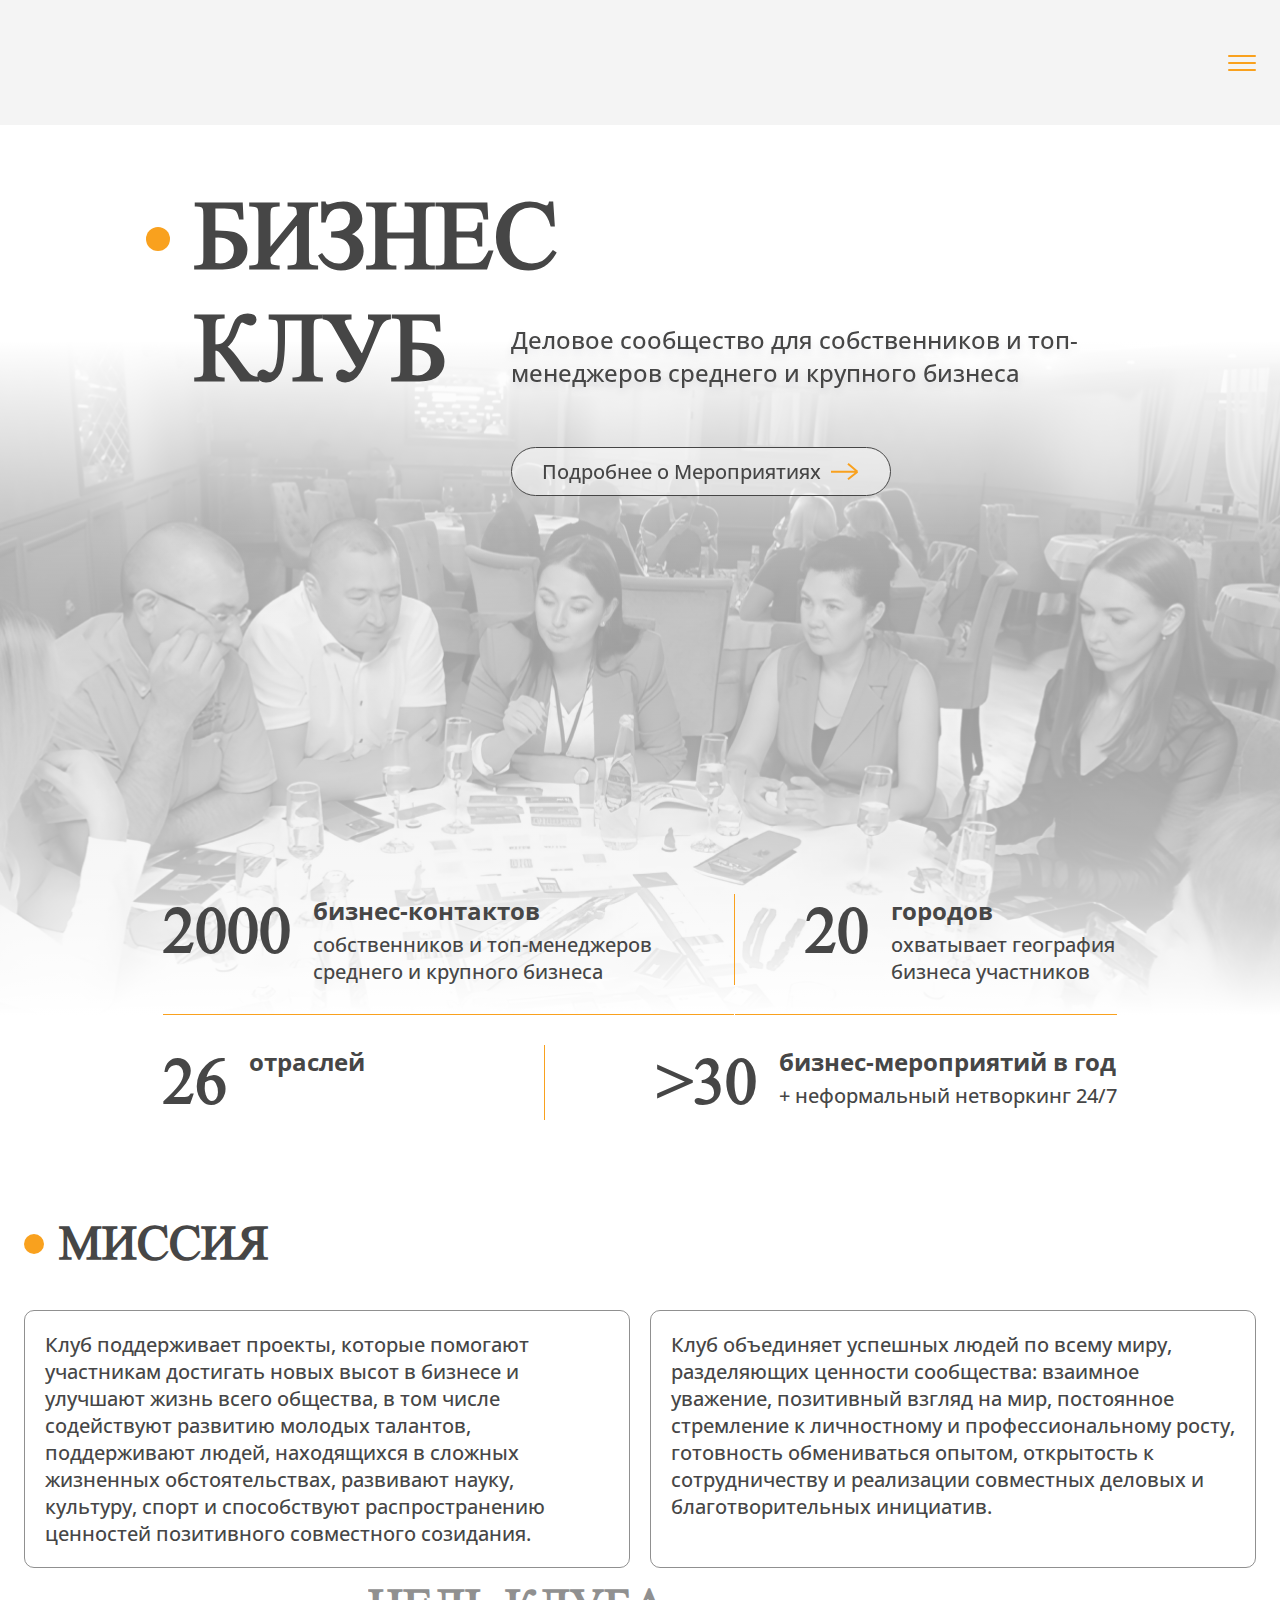
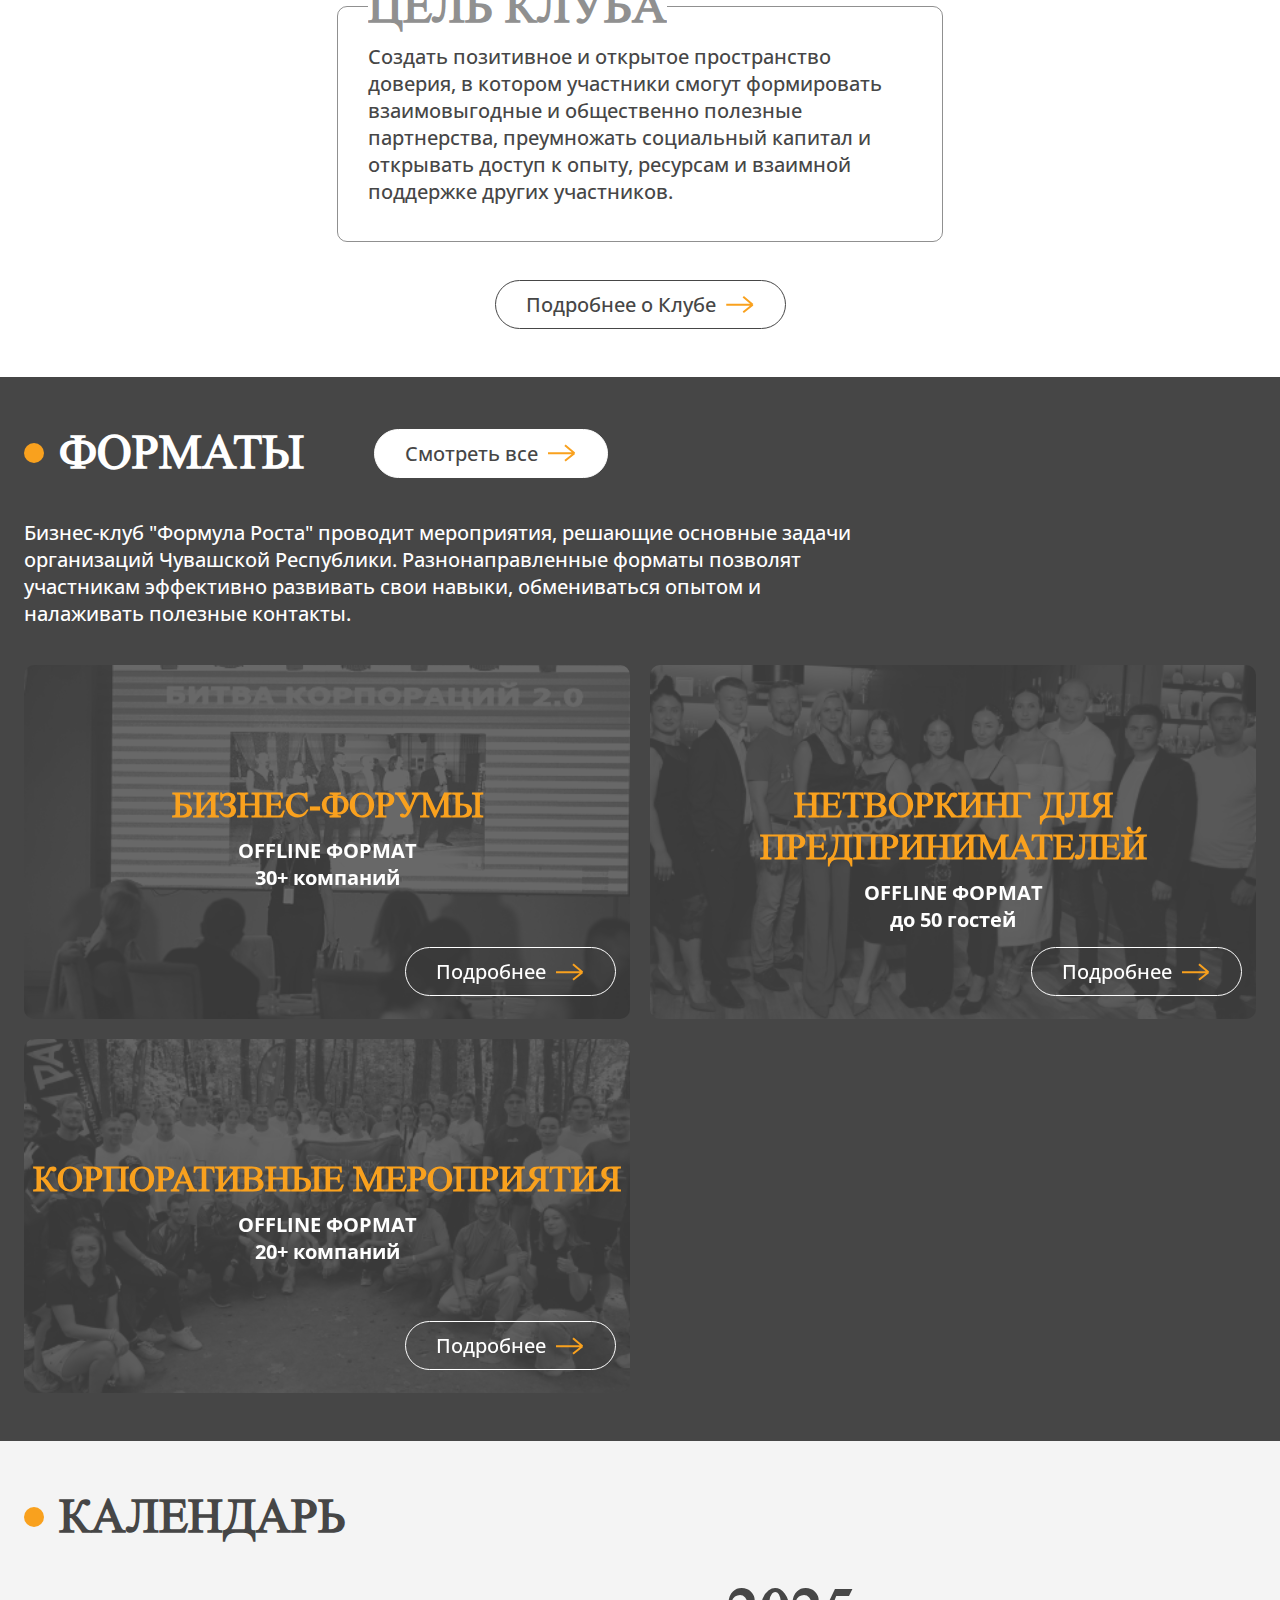
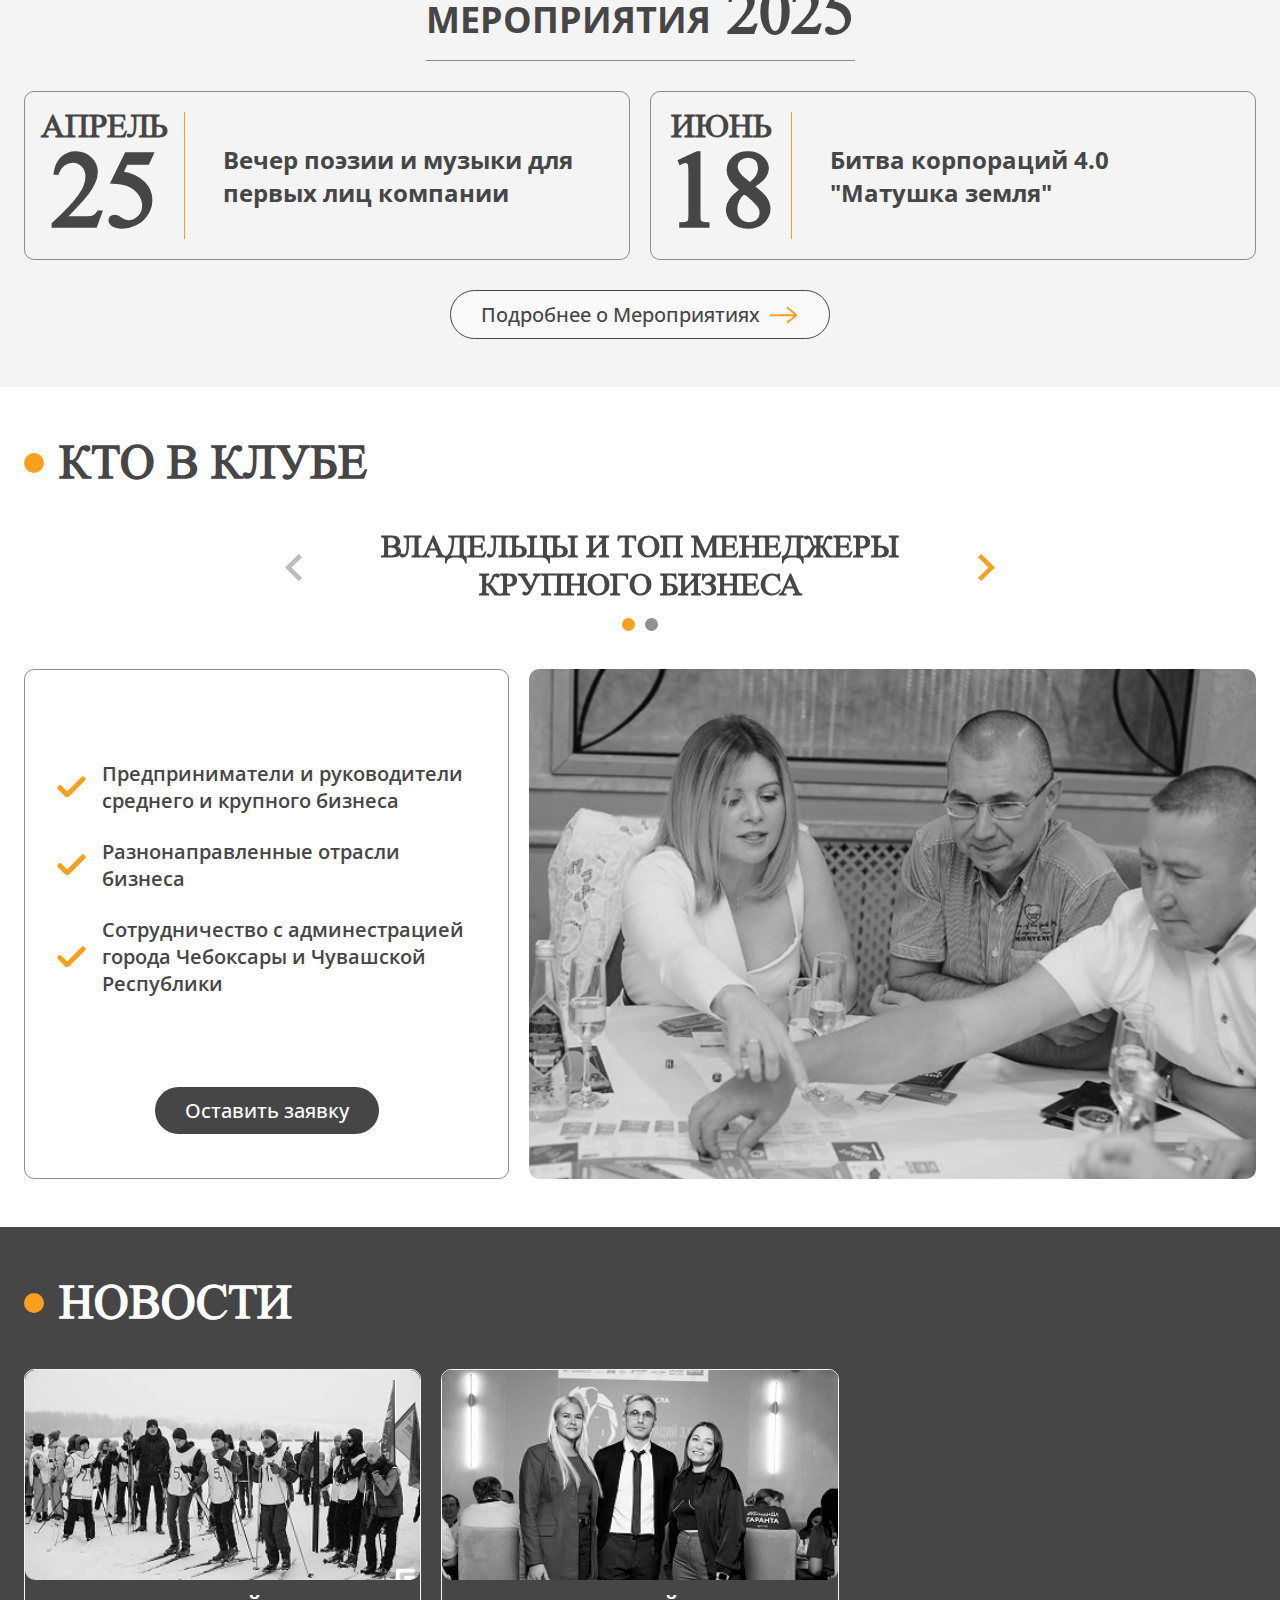
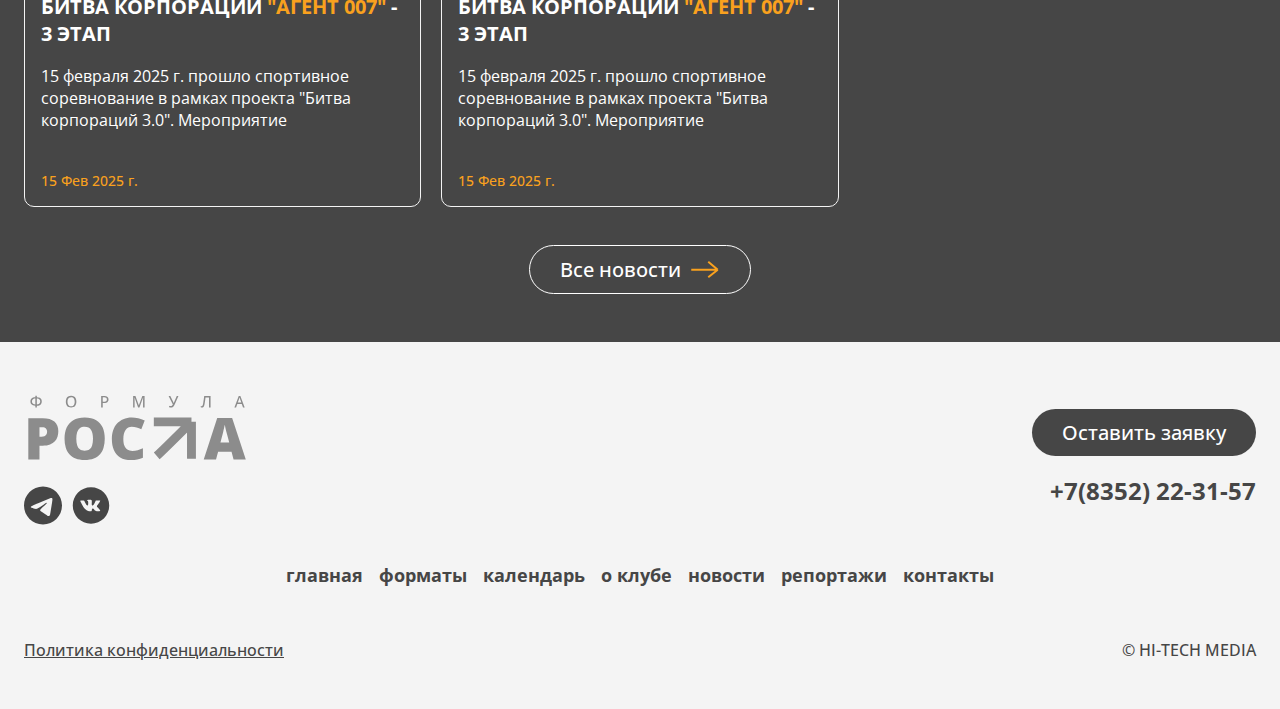
<file: index.html>
<!DOCTYPE html>
<html lang="ru">
<head>
    <meta charset="UTF-8">
    <meta name="viewport" content="width=device-width, initial-scale=1.0">
    <title>Главная</title>
    <link rel="stylesheet" href="/assets/libs/swiper-bundle.min.css">
    <link rel="stylesheet" href="/css/main.css">
</head>
<body>
    <header class="header">
        <div class="container">
            <div class="header__wrapper">
                <a href="/" class="header__logo" style="animation-play-state: running;">
                    <img src="/assets/img/icons/logo.svg" alt="">
                </a>
                <nav class="menu">
                    <ul class="menu-nav">
                        <li class="menu-nav__item ui-anim-flip">
                            <a href="" style="animation-play-state: running;">
                                <div class="ui-flip-anim-wrapp">
                                    <span class="ui-menu-item-wrapper menu-nav__link menu-nav__link--active">Главная</span>
                                    <span class="ui-menu-item-wrapper menu-nav__link">Главная</span>
                                </div>
                            </a>
                        </li>
                        <li class="menu-nav__item ui-anim-flip">
                            <a href="" style="animation-play-state: running;">
                                <div class="ui-flip-anim-wrapp">
                                    <span class="ui-menu-item-wrapper menu-nav__link">форматы</span>
                                    <span class="ui-menu-item-wrapper menu-nav__link">форматы</span>
                                </div>
                            </a>
                        </li>
                        <li class="menu-nav__item ui-anim-flip">
                            <a href="" style="animation-play-state: running;">
                                <div class="ui-flip-anim-wrapp">
                                    <span class="ui-menu-item-wrapper menu-nav__link">календарь</span>
                                    <span class="ui-menu-item-wrapper menu-nav__link">календарь</span>
                                </div>
                            </a>
                        </li>
                        <li class="menu-nav__item ui-anim-flip">
                            <a href="" style="animation-play-state: running;">
                                <div class="ui-flip-anim-wrapp">
                                    <span class="ui-menu-item-wrapper menu-nav__link">о клубе</span>
                                    <span class="ui-menu-item-wrapper menu-nav__link">о клубе</span>
                                </div>
                            </a>
                        </li>
                        <li class="menu-nav__item dropdown-menu dropdown-menu--relative ui-anim-flip">
                            <a href="" class="dropdown-menu__toggle" style="animation-play-state: running;">
                                <div class="ui-flip-anim-wrapp">
                                    <span class="ui-menu-item-wrapper menu-nav__link">новости</span>
                                    <span class="ui-menu-item-wrapper menu-nav__link">новости</span>
                                </div>
                                <svg width="14" height="9" viewBox="0 0 14 9" fill="none" xmlns="http://www.w3.org/2000/svg">
                                    <path d="M7 9L-2.38418e-07 1.71515L1.64576 0L7 5.57576L12.3531 0L14 1.71394L7 9Z" />
                                </svg>
                            </a>
                            <div class="dropdown-menu__container">
                                <div class="dropdown">
                                    <div class="dropdown__wrapper">
                                        <ul class="dropdown__list">
                                            <li class="dropdown__item">
                                                <a href="" class="dropdown__link">Репортажи</a>
                                            </li>
                                        </ul>
                                    </div>
                                </div>
                            </div>
                        </li>
                        <li class="menu-nav__item ui-anim-flip">
                            <a href="" style="animation-play-state: running;">
                                <div class="ui-flip-anim-wrapp">
                                    <span class="ui-menu-item-wrapper menu-nav__link">контакты</span>
                                    <span class="ui-menu-item-wrapper menu-nav__link">контакты</span>
                                </div>
                            </a>
                        </li>
                        <!-- <li class="menu-nav__item">
                            <a href="" class="menu-nav__link menu-nav__link--active">ГЛАВНАЯ</a>
                        </li>
                        <li class="menu-nav__item">
                            <a href="" class="menu-nav__link">форматы</a>
                        </li>
                        <li class="menu-nav__item">
                            <a href="" class="menu-nav__link">КАЛЕНДАРЬ</a>
                        </li>
                        <li class="menu-nav__item">
                            <a href="" class="menu-nav__link">о КЛУБЕ</a>
                        </li>
                        <li class="menu-nav__item dropdown-menu dropdown-menu--relative">
                            <a href="" class="menu-nav__link dropdown-menu__toggle">
                                НОВОСТИ
                                <svg width="14" height="9" viewBox="0 0 14 9" fill="none" xmlns="http://www.w3.org/2000/svg">
                                    <path d="M7 9L-2.38418e-07 1.71515L1.64576 0L7 5.57576L12.3531 0L14 1.71394L7 9Z" />
                                </svg>
                            </a>
                            <div class="dropdown-menu__container">
                                <div class="dropdown">
                                    <div class="dropdown__wrapper">
                                        <ul class="dropdown__list">
                                            <li class="dropdown__item">
                                                <a href="" class="dropdown__link">Репортажи</a>
                                            </li>
                                        </ul>
                                    </div>
                                </div>
                            </div>
                        </li>
                        <li class="menu-nav__item">
                            <a href="" class="menu-nav__link">КОНТАКТЫ</a>
                        </li> -->
                    </ul>
                </nav>
                <div class="header__right">
                    <button class="header__btn" style="animation-play-state: running;">Оставить заявку</button>
                    <ul class="social-list">
                        <li class="social-list__item">
                            <a href="" class="social-list__link">
                                <img src="/assets/img/icons/i-tg.svg" alt="">
                            </a>
                        </li>
                        <li class="social-list__item">
                            <a href="" class="social-list__link">
                                <img src="/assets/img/icons/i-vk.svg" alt="">
                            </a>
                        </li>
                    </ul>
                </div>
                <button class="btn-menu">
                    <span></span>
                    <span></span>
                    <span></span>
                </button>
            </div>
        </div>
        <div class="header-mobile">
            <div class="header-mobile__wrapper">
                <ul class="header-mobile__list">
                    <li class="header-mobile__item">
                        <a href="" class="header-mobile__link">Главная</a>
                    </li>
                    <li class="header-mobile__item">
                        <a href="" class="header-mobile__link">Форматы</a>
                    </li>
                    <li class="header-mobile__item">
                        <a href="" class="header-mobile__link">Календарь</a>
                    </li>
                    <li class="header-mobile__item">
                        <a href="" class="header-mobile__link">О клубе</a>
                    </li>
                    <li class="header-mobile__item">
                        <a href="" class="header-mobile__link">Новости</a>
                    </li>
                    <li class="header-mobile__item">
                        <a href="" class="header-mobile__link">Репортажи</a>
                    </li>
                    <li class="header-mobile__item">
                        <a href="" class="header-mobile__link">Контакты</a>
                    </li>
                </ul>
                <div class="header-mobile__bottom">
                    <p class="header-mobile__text">Свяжитесь с нами:</p>
                    <ul class="social-list">
                        <li class="social-list__item">
                            <a href="" class="social-list__link">
                                <img src="/assets/img/icons/i-tg.svg" alt="">
                            </a>
                        </li>
                        <li class="social-list__item">
                            <a href="" class="social-list__link">
                                <img src="/assets/img/icons/i-vk.svg" alt="">
                            </a>
                        </li>
                    </ul>
                    <button class="btn header-mobile__btn">Оставить заявку</button>
                    <a href="tel:" class="header-mobile__phone">+7(8352) 22-31-57</a>
                </div>
            </div>
        </div>
    </header>

    <main>
        <!-- Баннер -->
        <section class="section section--banner">
            <div class="container">
                <div class="banner">
                    <div class="banner__wrapper">
                        <h1 class="banner__title">бизнес<br> клуб</h1>
                        <div class="banner__inner">
                            <p class="banner__text">Деловое сообщество для собственников и топ-менеджеров среднего и крупного бизнеса</p>
                            <a href="" class="btn btn--dark banner__btn">
                                Подробнее о Мероприятиях
                                <svg width="29" height="19" viewBox="0 0 29 19" fill="none" xmlns="http://www.w3.org/2000/svg">
                                    <path d="M0 9.75H26.5M26.5 9.75L17 1.75M26.5 9.75L17 17.25" stroke-width="2" />
                                </svg>
                            </a>
                        </div>
                    </div>
                </div>
            </div>
        </section>
        
        <!-- Преимущества -->
        <section class="section section--type-1">
            <div class="container">
                <div class="advantages">
                    <div class="advantages__wrapper">
                        <div class="advantages__item">
                            <div class="advantages__item-number">
                                <span>2000</span>
                            </div>
                            <div class="advantages__item-right">
                                <span class="advantages__item-title">бизнес-контактов</span>
                                <p class="advantages__item-text">собственников и топ-менеджеров среднего и крупного бизнеса</p>
                            </div>
                        </div>
                        <div class="advantages__item">
                            <div class="advantages__item-number">
                                <span>20</span>
                            </div>
                            <div class="advantages__item-right">
                                <span class="advantages__item-title">городов</span>
                                <p class="advantages__item-text">охватывает география бизнеса участников</p>
                            </div>
                        </div>
                        <div class="advantages__item">
                            <div class="advantages__item-number">
                                <span>26</span>
                            </div>
                            <div class="advantages__item-right">
                                <span class="advantages__item-title">отраслей</span>
                            </div>
                        </div>
                        <div class="advantages__item">
                            <div class="advantages__item-number">
                                <span>>30</span>
                            </div>
                            <div class="advantages__item-right">
                                <span class="advantages__item-title">бизнес-мероприятий в год</span>
                                <p class="advantages__item-text">+ неформальный нетворкинг 24/7</p>
                            </div>
                        </div>
                    </div>
                </div>
            </div>
        </section>

        <!-- Миссия -->
        <section class="section section--type-1">
            <div class="container">
                <h2 class="dark">миссия</h2>
                <div class="container__inner">
                    <div class="about-club">
                        <div class="about-club__wrapper">
                            <div class="about-club__item">
                                <p class="about-club__item-text">Клуб поддерживает проекты, которые помогают участникам достигать новых высот в бизнесе и улучшают жизнь всего общества, в том числе содействуют развитию молодых талантов, поддерживают людей, находящихся в сложных жизненных обстоятельствах, развивают науку, культуру, спорт и способствуют распространению ценностей позитивного совместного созидания.</p>
                            </div>
                            <div class="about-club__item">
                                <p class="about-club__item-text">Клуб объединяет успешных людей по всему миру, разделяющих ценности сообщества: взаимное уважение, позитивный взгляд на мир, постоянное стремление к личностному и профессиональному росту, готовность обмениваться опытом, открытость к сотрудничеству и реализации совместных деловых и благотворительных инициатив.</p>
                            </div>
                            <div class="about-club__item about-club__item--target">
                                <span class="about-club__item-title">Цель Клуба</span>
                                <p class="about-club__item-text">Создать позитивное и открытое пространство доверия, в котором участники смогут формировать взаимовыгодные и общественно полезные партнерства, преумножать социальный капитал и открывать доступ к опыту, ресурсам и взаимной поддержке других участников.</p>
                            </div>
                        </div>
                        <div class="about-club__bottom">
                            <a href="" class="btn btn--dark">
                                Подробнее о Клубе
                                <svg width="29" height="19" viewBox="0 0 29 19" fill="none" xmlns="http://www.w3.org/2000/svg">
                                    <path d="M0.25 9.75H26.75M26.75 9.75L17.25 1.75M26.75 9.75L17.25 17.25" stroke-width="2" />
                                </svg>
                            </a>
                        </div>
                    </div>
                </div>
            </div>
        </section>

        <!-- Форматы -->
        <section class="section section--type-1 section--bg-dark">
            <div class="container">
                <div class="formats">
                    <div class="formats__head">
                        <h2 class="light">Форматы</h2>
                        <a href="" class="btn btn--light">
                            Смотреть все
                            <svg width="29" height="18" viewBox="0 0 29 18" fill="none" xmlns="http://www.w3.org/2000/svg">
                                <path d="M0 9.25H26.5M26.5 9.25L17 1.25M26.5 9.25L17 16.75" stroke-width="2" />
                            </svg>
                        </a>
                    </div>
                    <div class="formats__top">
                        <p class="formats__text">Бизнес-клуб "Формула Роста" проводит мероприятия, решающие основные задачи организаций Чувашской Республики. Разнонаправленные форматы позволят участникам эффективно развивать свои навыки, обмениваться опытом и налаживать полезные контакты.</p>
                    </div>
                    <div class="formats__wrapper">
                        <div class="formats__item">
                            <div class="format-card" style="--bg-image:url(/assets/img/formats/format-1.png)">
                                <div class="format-card__body">
                                    <h3 class="format-card__title">Бизнес-форумы</h3>
                                    <span class="format-card__text">OFFLINE ФОРМАТ</span>
                                    <span class="format-card__text">30+ компаний</span>
                                </div>
                                <div class="format-card__bottom">
                                    <a href="" class="btn format-card__link">
                                        Подробнее
                                        <svg width="29" height="18" viewBox="0 0 29 18" fill="none" xmlns="http://www.w3.org/2000/svg">
                                            <path d="M0 9.25H26.5M26.5 9.25L17 1.25M26.5 9.25L17 16.75" stroke-width="2" />
                                        </svg>
                                    </a>
                                </div>
                            </div>
                        </div>
                        <div class="formats__item">
                            <div class="format-card" style="--bg-image:url(/assets/img/formats/format-2.png)">
                                <div class="format-card__body">
                                    <h3 class="format-card__title">Нетворкинг для предпринимателей</h3>
                                    <span class="format-card__text">OFFLINE ФОРМАТ</span>
                                    <span class="format-card__text">до 50 гостей</span>
                                </div>
                                <div class="format-card__bottom">
                                    <a href="" class="btn format-card__link">
                                        Подробнее
                                        <svg width="29" height="18" viewBox="0 0 29 18" fill="none" xmlns="http://www.w3.org/2000/svg">
                                            <path d="M0 9.25H26.5M26.5 9.25L17 1.25M26.5 9.25L17 16.75" stroke-width="2" />
                                        </svg>
                                    </a>
                                </div>
                            </div>
                        </div>
                        <div class="formats__item">
                            <div class="format-card" style="--bg-image:url(/assets/img/formats/format-3.png)">
                                <div class="format-card__body">
                                    <h3 class="format-card__title">Корпоративные мероприятия</h3>
                                    <span class="format-card__text">OFFLINE ФОРМАТ</span>
                                    <span class="format-card__text">20+ компаний</span>
                                </div>
                                <div class="format-card__bottom">
                                    <a href="" class="btn format-card__link">
                                        Подробнее
                                        <svg width="29" height="18" viewBox="0 0 29 18" fill="none" xmlns="http://www.w3.org/2000/svg">
                                            <path d="M0 9.25H26.5M26.5 9.25L17 1.25M26.5 9.25L17 16.75" stroke-width="2" />
                                        </svg>
                                    </a>
                                </div>
                            </div>
                        </div>
                        <div class="formats__item">
                            <a href="" class="btn btn--light">
                                Смотреть все
                                <svg width="29" height="18" viewBox="0 0 29 18" fill="none" xmlns="http://www.w3.org/2000/svg">
                                    <path d="M0 9.25H26.5M26.5 9.25L17 1.25M26.5 9.25L17 16.75" stroke-width="2" />
                                </svg>
                            </a>
                        </div>
                    </div>
                </div>
            </div>
        </section>

        <!-- Календарь -->
        <section class="section section--type-1 section--calendar">
            <div class="container">
                <h2 class="dark">Календарь</h2>
                <div class="container__inner">
                    <div class="calendar">
                        <div class="calendar__top">
                            <h3 class="calendar__top-title">МЕРОПРИЯТИЯ<span> 2025</span></h3>
                        </div>
                        <div class="calendar__wrapper">
                            <div class="calendar__item">
                                <div class="calendar__item-left">
                                    <span class="calendar__item-month">апрель</span>
                                    <span class="calendar__item-day">25</span>
                                </div>
                                <div class="calendar__item-right">
                                    <p>Вечер поэзии и музыки для первых лиц компании</p>
                                </div>
                            </div>
                            <div class="calendar__item">
                                <div class="calendar__item-left">
                                    <span class="calendar__item-month">июнь</span>
                                    <span class="calendar__item-day">18</span>
                                </div>
                                <div class="calendar__item-right">
                                    <p>Битва корпораций 4.0 "Матушка земля"</p>
                                </div>
                            </div>
                        </div>
                        <div class="calendar__bottom">
                            <a href="" class="btn btn--dark">
                                Подробнее о Мероприятиях
                                <svg width="29" height="18" viewBox="0 0 29 18" fill="none" xmlns="http://www.w3.org/2000/svg">
                                    <path d="M0 9.25H26.5M26.5 9.25L17 1.25M26.5 9.25L17 16.75" stroke-width="2" />
                                </svg>
                            </a>
                        </div>
                    </div>
                </div>
            </div>
        </section>

        <!-- Кто в клубе -->
        <section class="section section--type-1">
            <div class="container">
                <h2 class="dark">Кто в клубе</h2>
                <div class="container__inner">
                    <div class="club">
                        <div class="club__top">
                            <div class="club__swiper-btn club__swiper-btn--prev">
                                <svg width="17" height="27" viewBox="0 0 17 27" fill="none" xmlns="http://www.w3.org/2000/svg">
                                    <path d="M-8.9407e-07 13.5L13.7603 -2.98023e-07L17 3.17396L6.46801 13.5L17 23.8238L13.7626 27L-8.9407e-07 13.5Z" fill-opacity="0.6" />
                                </svg>
                            </div>
                            <div class="swiper swiper-club">
                                <div class="swiper-wrapper swiper-club__wrapper">
                                    <div class="swiper-slide swiper-club__slide">
                                        <p class="swiper-club__text">Владельцы и топ менеджеры крупного бизнеса</p>
                                    </div>
                                    <div class="swiper-slide swiper-club__slide">
                                        <p class="swiper-club__text">Владельцы и топ менеджеры крупного бизнеса</p>
                                    </div>
                                </div>
                                <div class="swiper-club__pagination"></div>
                            </div>
                            <div class="club__swiper-btn club__swiper-btn--next">
                                <svg width="17" height="27" viewBox="0 0 17 27" fill="none" xmlns="http://www.w3.org/2000/svg">
                                    <path d="M17 13.5L3.23973 -2.98023e-07L0 3.17396L10.532 13.5L0 23.8238L3.23744 27L17 13.5Z" />
                                </svg>
                            </div>
                        </div>
                        <div class="club__wrapper">
                            <div class="club__left">
                                <ul class="club__list">
                                    <li class="club__list-item">
                                        <p>Предприниматели и руководители среднего и крупного бизнеса</p>
                                    </li>
                                    <li class="club__list-item">
                                        <p>Разнонаправленные отрасли бизнеса</p>
                                    </li>
                                    <li class="club__list-item">
                                        <p>Сотрудничество с админестрацией города Чебоксары и Чувашской Республики</p>
                                    </li>
                                </ul>
                                <button class="club__btn">Оставить заявку</button>
                            </div>
                            <div class="club__img">
                                <img src="/assets/img/photo/club.png" alt="">
                            </div>
                        </div>
                    </div>
                </div>
            </div>
        </section>

        <!-- Новости -->
        <section class="section section--type-1 section--bg-dark">
            <div class="container">
                <h2 class="light">Новости</h2>
                <div class="container__inner">
                    <div class="news">
                        <div class="news__wrapper">
                            <div class="news__item">
                                <div class="news-card">
                                    <a href="" class="news-card__top">
                                        <img src="/assets/img/news/news-1.png" class="news-card__img" alt="">
                                        <span class="news-card__read">
                                            Читать
                                            <svg width="21" height="13" viewBox="0 0 21 13" fill="none" xmlns="http://www.w3.org/2000/svg">
                                                <path d="M0 6.32258H19M19 6.32258L12.1887 12M19 6.32258L12.1887 1" stroke-width="2" />
                                            </svg>
                                        </span>
                                    </a>
                                    <div class="news-card__body">
                                        <a href="" class="news-card__name">Битва корпораций <span>"Агент 007"</span> - 3 этап</a>
                                        <p class="news-card__text">15 февраля 2025 г. прошло спортивное соревнование в рамках проекта "Битва корпораций 3.0". Мероприятие</p>
                                        <span class="news-card__date">15 Фев 2025 г.</span>
                                    </div>
                                </div>
                            </div>
                            <div class="news__item">
                                <div class="news-card">
                                    <a href="" class="news-card__top">
                                        <img src="/assets/img/news/news-2.png" class="news-card__img" alt="">
                                        <span class="news-card__read">
                                            Читать
                                            <svg width="21" height="13" viewBox="0 0 21 13" fill="none" xmlns="http://www.w3.org/2000/svg">
                                                <path d="M0 6.32258H19M19 6.32258L12.1887 12M19 6.32258L12.1887 1" stroke-width="2" />
                                            </svg>
                                        </span>
                                    </a>
                                    <div class="news-card__body">
                                        <a href="" class="news-card__name">Битва корпораций <span>"Агент 007"</span> - 3 этап</a>
                                        <p class="news-card__text">15 февраля 2025 г. прошло спортивное соревнование в рамках проекта "Битва корпораций 3.0". Мероприятие</p>
                                        <span class="news-card__date">15 Фев 2025 г.</span>
                                    </div>
                                </div>
                            </div>
                        </div>
                        <div class="news__bottom">
                            <a href="" class="btn news__btn">
                                Все новости
                                <svg width="29" height="19" viewBox="0 0 29 19" fill="none" xmlns="http://www.w3.org/2000/svg">
                                    <path d="M0.25 9.75H26.75M26.75 9.75L17.25 1.75M26.75 9.75L17.25 17.25" stroke="#F9A11E" stroke-width="2" />
                                </svg>
                            </a>
                        </div>
                    </div>
                </div>
            </div>
        </section>
    </main>

    <div class="modal modal-form">
        <div class="modal__body modal-form__body">
            <div class="modal__wrapper modal-form__wrapper">
                <button class="close-modal modal-form__close">
                    <img src="/assets/img/icons/closeModal.svg" alt="">
                </button>
                <div class="modal__info">
                    <div class="modal-form-block">
                        <div class="modal-form-block__wrapper">
                            <div class="modal-form-block__top">
                                <p class="modal-form-block__title">Станьте участником формулы роста</p>
                                <p class="modal-form-block__subtitle">Оставьте заявку и менеджер с вами свяжется</p>
                            </div>
                            <form action="" class="form request-form">
                                <div class="request-form__wrapper">
                                    <input type="text" class="input request-form__input" name="name" placeholder="Ваше имя">
                                    <input type="tel" class="input request-form__input" name="phone" placeholder="Номер телефона">
                                    <input type="text" class="input request-form__input" name="website" placeholder="Сайт или название вашей компании">
                                    <input type="email" class="input request-form__input" name="email" placeholder="Электронная почта">
                                </div>
                                <div class="request-form__bottom">
                                    <button class="btn request-form__btn">
                                        Оставить заявку
                                    </button>
                                    <span class="request-form__confirm">
                                        Нажимая на кнопку “Отправить”, вы соглашаетесь на обработку персональных данных
                                    </span>
                                </div>
                            </form>
                            <div class="modal-form-block__bottom">
                                <p class="modal-form-block__bottom-text">Предложения о партнерстве отправляйте на почту</p>
                                <a href="mailto:dorognoe21@mail.ru" class="modal-form-block__bottom-link">dorognoe21@mail.ru</a>
                            </div>
                        </div>
                    </div>
                </div>
            </div>
        </div>
    </div>

    <div class="modal modal-reg">
        <div class="modal__body modal-reg__body">
            <div class="modal__wrapper modal-reg__wrapper">
                <button class="close-modal modal-reg__close">
                    <img src="/assets/img/icons/closeModal.svg" alt="">
                </button>
                <div class="modal__info">
                    <div class="modal-form-block">
                        <div class="modal-form-block__wrapper">
                            <div class="modal-form-block__top">
                                <p class="modal-form-block__title">Регистрация на мероприятие</p>
                            </div>
                            <form action="" class="form request-form">
                                <div class="request-form__wrapper">
                                    <div class="request-form__dropdown">
                                        <div class="request-form__dropdown-selected" id="dropdown-events">
                                            <span>Вечер поэзии и музыки для первых лиц компании</span>
                                            <svg width="20" height="12" viewBox="0 0 20 12" fill="none" xmlns="http://www.w3.org/2000/svg">
                                                <path d="M10 12L4.76837e-07 2.28687L2.35108 0L10 7.43434L17.6473 0L20 2.28525L10 12Z" fill-opacity="0.6" />
                                            </svg>
                                        </div>
                                        <div class="request-form__dropdown-container">
                                            <ul class="request-form__dropdown-list" id="dropdown-list-events">
                                                <li class="request-form__dropdown-item" data-event="1">Битва корпораций 4.0 "Матушка земля"</li>
                                                <li class="request-form__dropdown-item" data-event="2">Битва корпораций 3.0 "Матушка земля"</li>
                                            </ul>
                                        </div>
                                    </div>
                                    <input type="text" class="input request-form__input" name="name" placeholder="Ваше имя">
                                    <input type="tel" class="input request-form__input" name="phone" placeholder="Номер телефона">
                                    <input type="email" class="input request-form__input" name="email" placeholder="Электронная почта">
                                    <input type="hidden" name="event" id="selected-event" value="">
                                </div>
                                <div class="request-form__bottom">
                                    <button class="btn request-form__btn">
                                        Оставить заявку
                                    </button>
                                    <span class="request-form__confirm">
                                        Нажимая на кнопку “Отправить”, вы соглашаетесь на обработку персональных данных
                                    </span>
                                </div>
                            </form>
                        </div>
                    </div>
                </div>
            </div>
        </div>
    </div>

    <div class="modal modal-success">
        <div class="modal__body modal-success__body">
            <div class="modal__wrapper modal-success__wrapper">
                <button class="close-modal modal-success__close">
                    <img src="/assets/img/icons/closeModal.svg" alt="">
                </button>
                <div class="modal__info">
                    <div class="modal-success-block">
                        <img src="/assets/img/icons/success.svg" alt="" class="modal-success-block__icon">
                        <div class="modal-success-block__wrapper">
                            <p class="modal-success-block__title">Спасибо!</p>
                            <p class="modal-success-block__text">Ваше сообщение отправлено. В ближайшее время с вами свяжется наш сотрудник.</p>
                        </div>
                    </div>
                </div>
            </div>
        </div>
    </div>

    <footer class="footer">
        <div class="container">
            <div class="footer__wrapper">
                <div class="footer__left">
                    <a href="" class="footer__logo">
                        <img src="/assets/img/icons/footer-logo.svg" alt="">
                    </a>
                    <ul class="social-list">
                        <li class="social-list__item">
                            <a href="" class="social-list__link">
                                <img src="/assets/img/icons/i-tg.svg" alt="">
                            </a>
                        </li>
                        <li class="social-list__item">
                            <a href="" class="social-list__link">
                                <img src="/assets/img/icons/i-vk.svg" alt="">
                            </a>
                        </li>
                    </ul>
                </div>
                <ul class="footer-menu">
                    <li class="footer-menu__item">
                        <a href="" class="footer-menu__link">ГЛАВНАЯ</a>
                    </li>
                    <li class="footer-menu__item">
                        <a href="" class="footer-menu__link">форматы</a>
                    </li>
                    <li class="footer-menu__item">
                        <a href="" class="footer-menu__link">КАЛЕНДАРЬ</a>
                    </li>
                    <li class="footer-menu__item">
                        <a href="" class="footer-menu__link">о КЛУБЕ</a>
                    </li>
                    <li class="footer-menu__item">
                        <a href="" class="footer-menu__link">НОВОСТИ</a>
                    </li>
                    <li class="footer-menu__item">
                        <a href="" class="footer-menu__link">репортажи</a>
                    </li>
                    <li class="footer-menu__item">
                        <a href="" class="footer-menu__link">КОНТАКТЫ</a>
                    </li>
                </ul>
                <div class="footer__right">
                    <button class="btn footer__btn">Оставить заявку</button>
                    <a href="tel:" class="footer__phone">+7(8352) 22-31-57</a>
                </div>
            </div>
            <div class="footer__bottom">
                <a href="" class="footer__link">Политика конфиденциальности</a>
                <a href="" class="footer__copyright">© HI-TECH MEDIA</a>
            </div>
        </div>
    </footer>

    <script src="/assets/libs/jquery.min.js"></script>
    <script src="/assets/libs/swiper-bundle.min.js"></script>
    <script src="/assets/js/script.js"></script>
    <script src="/assets/js/swiper.js"></script>
</body>
</html>
</file>
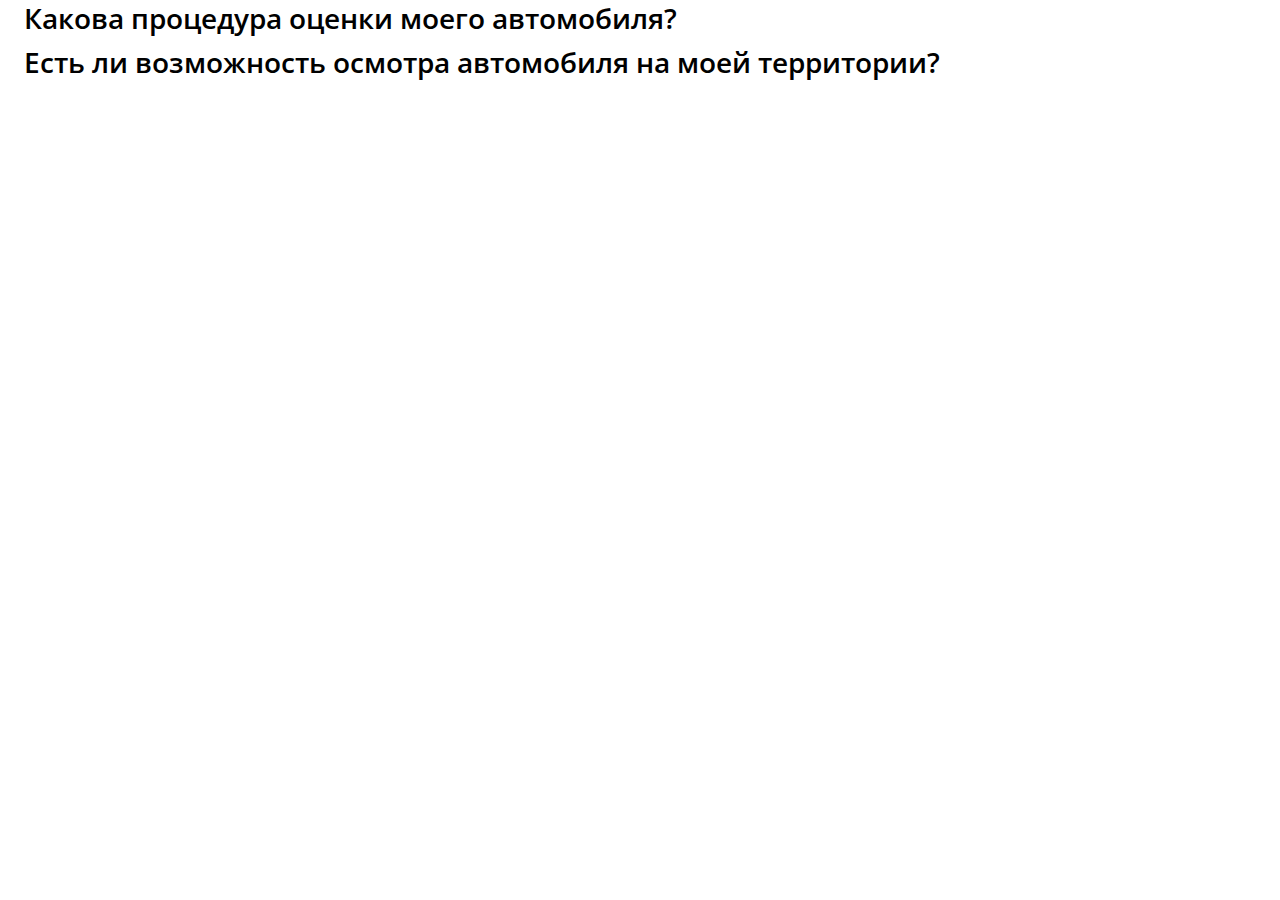
<file: components/accordion.html>
<!DOCTYPE html>
<html lang="ru">

<head>
    <meta charset="UTF-8">
    <meta name="viewport" content="width=device-width, initial-scale=1.0">
    <link rel="stylesheet" href="../css/main.css">
    <title>Аккордеон | Пример</title>
</head>

<body>
    <div class="container">
        <div class="accordion">
            <ul class="accordion-list">
                <li class="accordion-list__item">
                    <div class="accordion__top">
                        <p class="accordion__title">Какова процедура оценки моего автомобиля?</p>
                        <button class="accordion-list__btn">
                            <span></span>
                            <span></span>
                        </button>
                    </div>
                    <div class="accordion__bottom">
                        <p class="accordion__text">Наша компания предлагает точную оценку стоимости вашего
                            автомобиля по телефону. Просто свяжитесь с нами, и наши эксперты-оценщики
                            предоставят вам актуальную информацию. В более чем 90% случаев цена, озвученная
                            по телефону, совпадает с ценой, предложенной после осмотра автомобиля.</p>
                    </div>
                </li>
                <li class="accordion-list__item">
                    <div class="accordion__top">
                        <p class="accordion__title">Есть ли возможность осмотра автомобиля на моей территории?
                        </p>
                        <button class="accordion-list__btn">
                            <span></span>
                            <span></span>
                        </button>
                    </div>
                    <div class="accordion__bottom">
                        <p class="accordion__text">Да, мы готовы приехать к вам для осмотра вашего автомобиля в удобное
                            для вас время и место. Просто дайте нам знать, когда вам будет удобно, и наши специалисты
                            приедут к вам.</p>
                    </div>
                </li>
            </ul>
        </div>
    </div>

    <script src="../assets/libs/jquery.min.js"></script>

    <script>
        $('.accordion__top').click((e) => {
            $(e.target).closest('.accordion-list__item').find('.accordion__bottom').toggleClass('open')
            $(e.target).find('.accordion-list__btn').toggleClass('open')
        })
    </script>
</body>

</html>
</file>
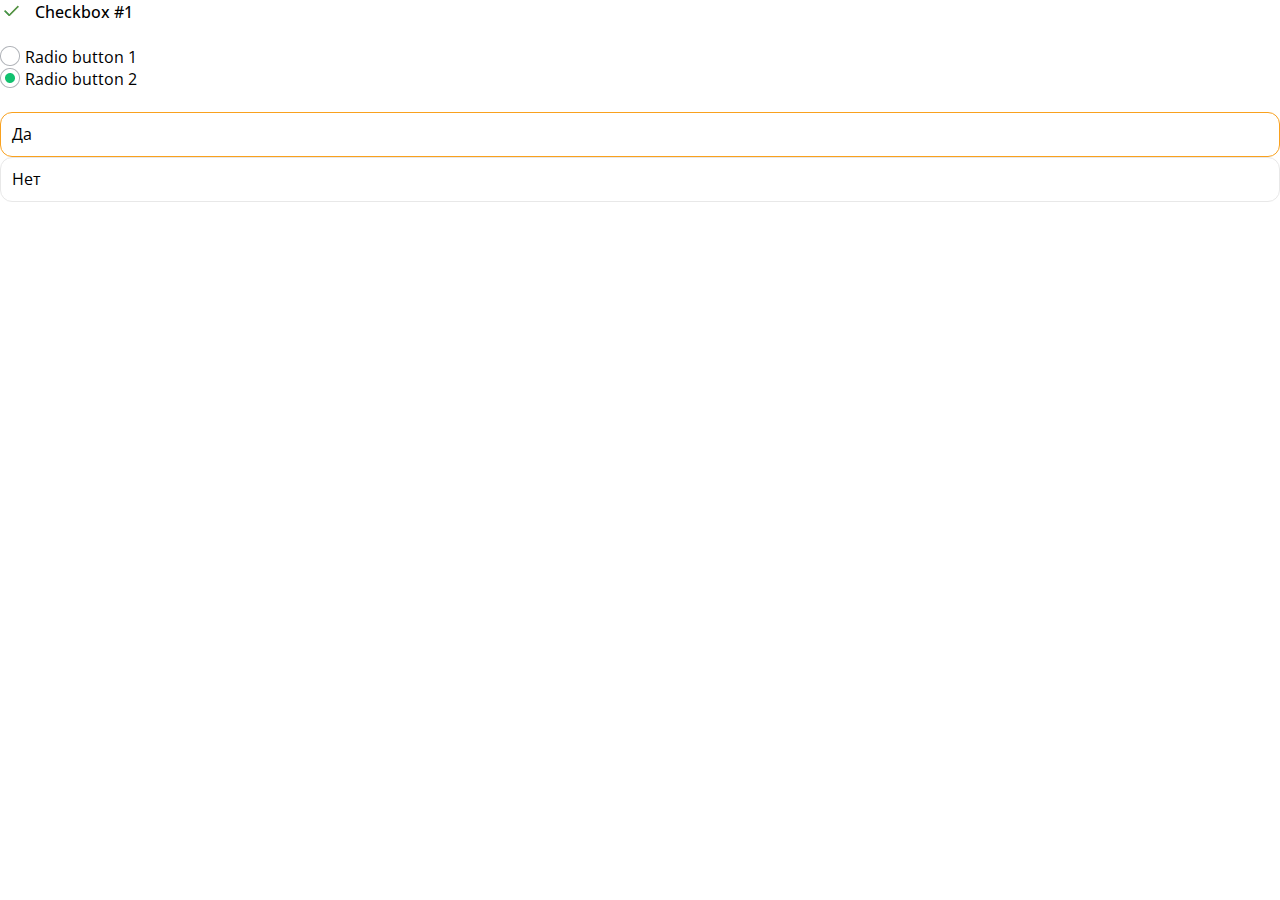
<file: components/checkbox.html>
<!DOCTYPE html>
<html lang="ru">
<head>
    <meta charset="UTF-8">
    <meta name="viewport" content="width=device-width, initial-scale=1.0">
    <link rel="stylesheet" href="../css/main.css">
    <title>Стилизованный чекбокс/радио | Пример</title>
</head>
<body>

    <!-- Стилизованный checkbox -->
    <label class="custom-checkbox">
        <input type="checkbox" checked>
        <span>Checkbox #1</span>
    </label>
    
    <br>

    <!-- Стилизованный radio v1 -->
    <div class="custom-radio">
        <input id="radio-1" type="radio" name="radio" value="1" checked>
        <label for="radio-1">Radio button 1</label>
    </div>
    <div class="custom-radio">
        <input id="radio-2" type="radio" name="radio" value="1" checked>
        <label for="radio-2">Radio button 2</label>
    </div>

    <br>

    <!-- Стилизованный radio v2 -->
    <div class="toggle toggle--1">
        <input id="damage-1" type="radio" name="damage" value="no" checked>
        <label for="damage-1">Да</label>
    </div>
    <div class="toggle toggle--1">
        <input id="damage-2" type="radio" name="damage" value="brakes">
        <label for="damage-2">Нет</label>
    </div>
</body>
</html>
</file>
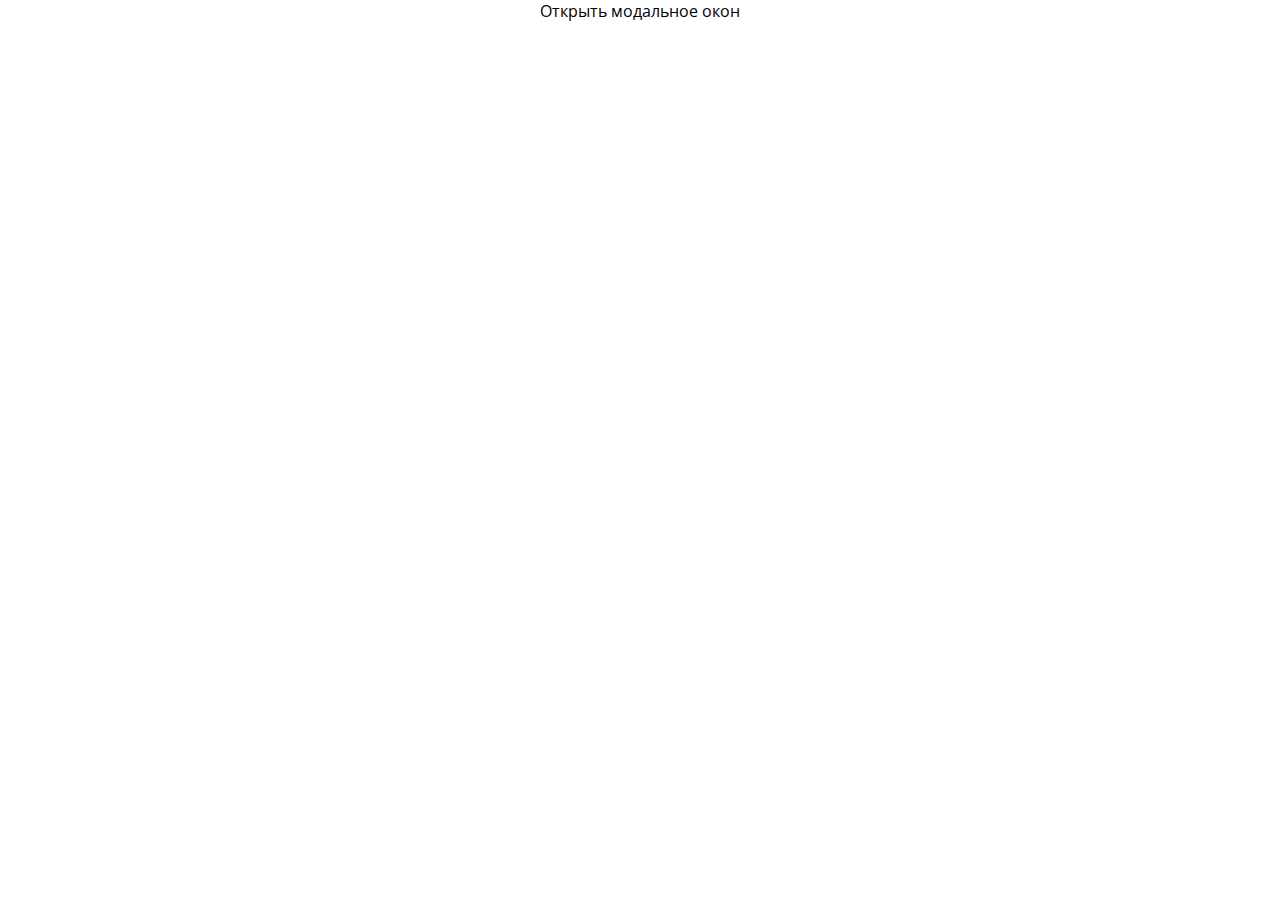
<file: components/modal.html>
<!DOCTYPE html>
<html lang="ru">
<head>
    <meta charset="UTF-8">
    <meta name="viewport" content="width=device-width, initial-scale=1.0">
    <link rel="stylesheet" href="../css/main.css">
    <title>Модальное окно | Пример</title>
</head>
<body>

    <button class="open-modal">Открыть модальное окон</button>

    <div class="modal modal--form">
        <div class="modal__body modal__body--form">
            <div class="modal__wrapper modal__wrapper--form">
                <button class="close-modal">
                    <img src="../assets/img/icons/close.svg" alt="">
                </button>
                <div class="modal__info">
                    <div class="modal__header">
                        <h2 class="modal__title">Получите возможность участвовать в проекте!</h2>
                        <p class="modal__text">Оставьте ваши контакты и получите персональный инвестиционный план</p>
                    </div>
                    <form class="form modal-form">
                        <input type="text" class="input input--green modal-form__input" name="name" placeholder="Ваше имя">
                        <input type="tel" class="input input--green modal-form__input" name="phone" placeholder="Номер телефона">
                        <input type="email" class="input input--green modal-form__input" name="phone" placeholder="Email">
                        <label class="custom-checkbox">
                            <input type="checkbox" checked>
                            <span>Я даю свое согласие на обработку персональных данных</span>
                        </label>
                        <button class="btn btn--green btn-hover btn-hover--green modal-form__btn">Отправить запрос</button>
                    </form>
                </div>
            </div>
        </div>
    </div>

    <script src="../assets/libs/jquery.min.js"></script>

    <script>
        // Модальное окно
        function showModal(btnOpen, modalBody) {
            btnOpen.click(function () {
                modalBody.addClass('active');
                $('html').addClass('no-scroll');
                return false;
            });

            $(document).keydown(function (e) {
                if (e.keyCode === 27) {
                    e.stopPropagation();
                    modalBody.removeClass('active');
                    $('html').removeClass('no-scroll');
                }
            });

            modalBody.click(function (e) {
                if ($(e.target).closest('.modal__wrapper').length == 0) {
                    $(this).removeClass('active');
                    $('html').removeClass('no-scroll');
                }
            });

            $('.close-modal').click((e) => {
                modalBody.removeClass('active');
                $('html').removeClass('no-scroll');
            })
        }

        showModal($('.open-modal'), $('.modal--form'));
    </script>
</body>
</html>
</file>
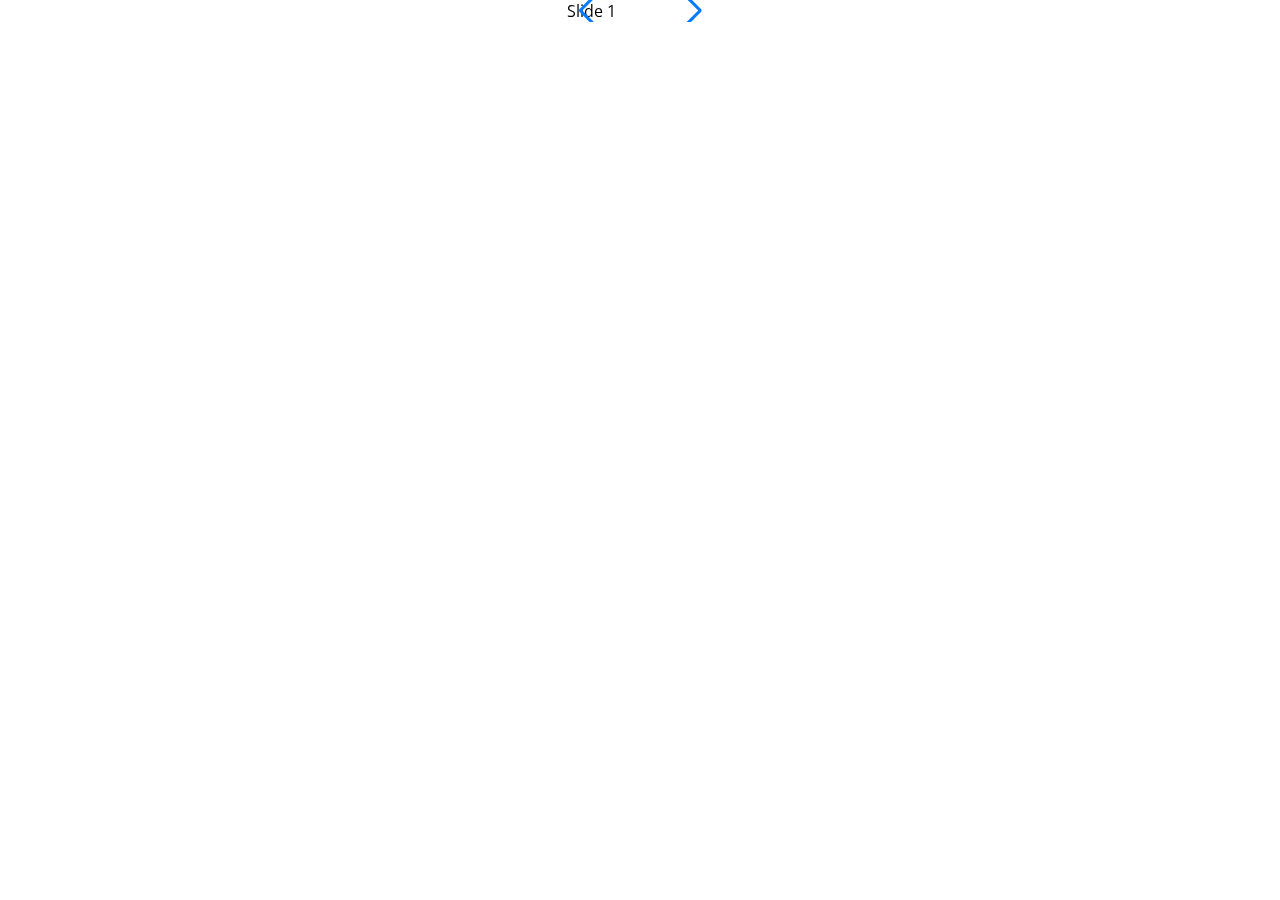
<file: components/swiper.html>
<!DOCTYPE html>
<html lang="ru">
<head>
    <meta charset="UTF-8">
    <meta name="viewport" content="width=device-width, initial-scale=1.0">
    <link rel="stylesheet" href="../assets/libs/swiper-bundle.min.css">
    <link rel="stylesheet" href="../css/main.css">
    <title>Swiper | Пример</title>
</head>
<body>
    
    <div class="swiper">
        <div class="swiper-wrapper">
            <div class="swiper-slide">Slide 1</div>
            <div class="swiper-slide">Slide 2</div>
            <div class="swiper-slide">Slide 3</div>
        </div>
        <div class="swiper-pagination"></div>
      
        <div class="swiper-button-prev"></div>
        <div class="swiper-button-next"></div>
      
        <div class="swiper-scrollbar"></div>
    </div>

    <script src="../assets/libs/swiper-bundle.min.js"></script>
    <script src="../assets/js/swiper.js"></script>
</body>
</html>
</file>
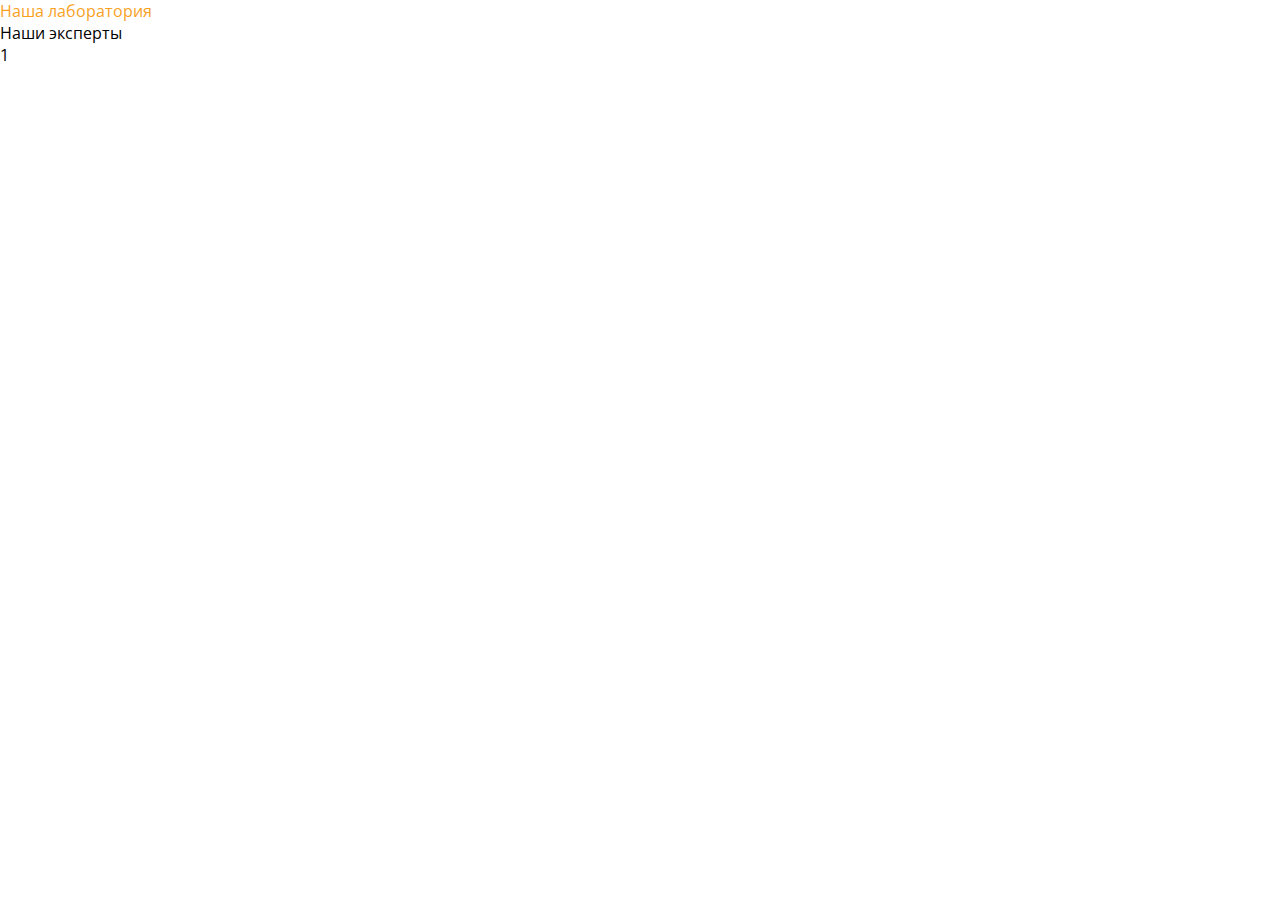
<file: components/tabs.html>
<!DOCTYPE html>
<html lang="ru">
<head>
    <meta charset="UTF-8">
    <meta name="viewport" content="width=device-width, initial-scale=1.0">
    <link rel="stylesheet" href="../css/main.css">
    <title>Табы | Пример</title>
</head>
<body>

    <div class="tabs">
        <ul class="tabs__list">
            <li class="active-tab">Наша лаборатория</li>
            <li>Наши эксперты</li>
        </ul>
        <ul class="tabs__wrapper">
            <li class="tabs__content active">
                1
            </li>
            <li class="tabs__content">
                2
            </li>
        </ul>
    </div>

    <script src="../assets/libs/jquery.min.js"></script>

    <script>
        function tabs(wrapperMain, wrapperTab, wrapperContent, activeTab, activeContent) {
            $(wrapperTab).on('click', 'li:not('+activeTab+')', function () {
                $(this)
                    .addClass(activeTab).siblings().removeClass(activeTab)
                    .closest(wrapperMain).find(wrapperContent).removeClass(activeContent).eq($(this).index()).addClass(activeContent);
            });
        }
        tabs('.tabs', '.tabs__list', '.tabs__content', 'active-tab', 'active');
    </script>
</body>
</html>
</file>
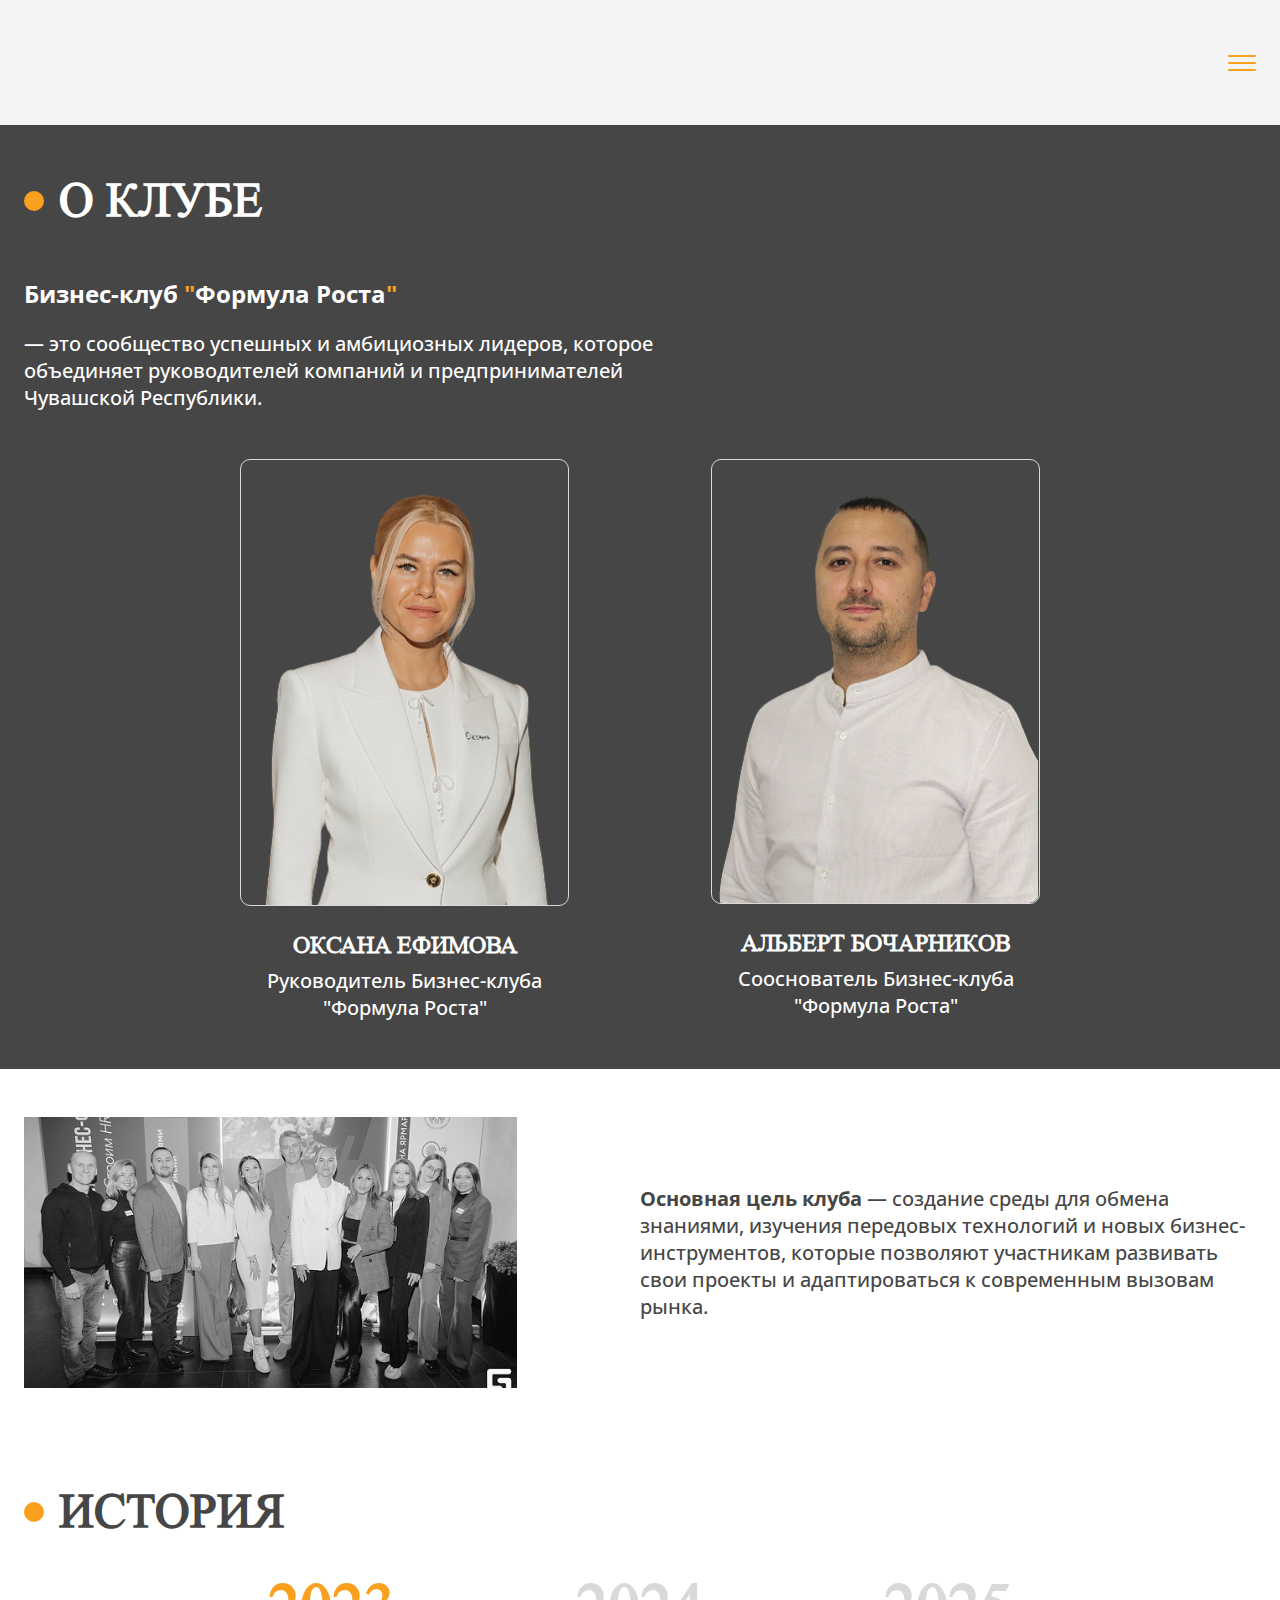
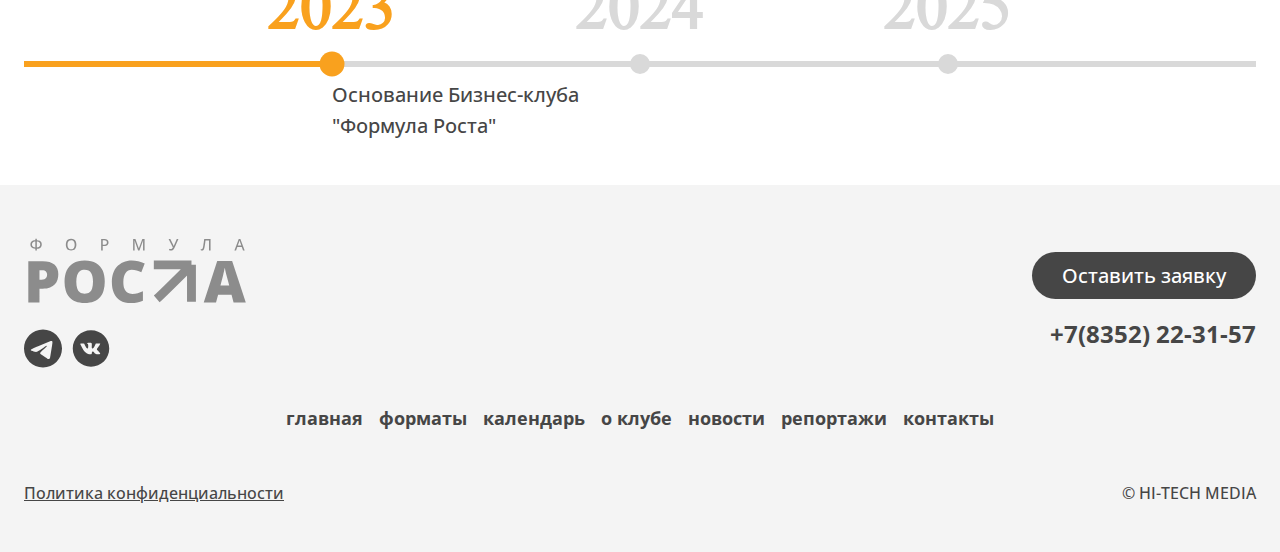
<file: pages/about.html>
<!DOCTYPE html>
<html lang="ru">
<head>
    <meta charset="UTF-8">
    <meta name="viewport" content="width=device-width, initial-scale=1.0">
    <title>О клубе</title>
    <link rel="stylesheet" href="/assets/libs/swiper-bundle.min.css">
    <link rel="stylesheet" href="/css/main.css">
</head>
<body>
    <header class="header">
        <div class="container">
            <div class="header__wrapper">
                <a href="/" class="header__logo">
                    <img src="/assets/img/icons/logo.svg" alt="">
                </a>
                <nav class="menu">
                    <ul class="menu-nav">
                        <li class="menu-nav__item">
                            <a href="" class="menu-nav__link menu-nav__link--active">ГЛАВНАЯ</a>
                        </li>
                        <li class="menu-nav__item">
                            <a href="" class="menu-nav__link">форматы</a>
                        </li>
                        <li class="menu-nav__item">
                            <a href="" class="menu-nav__link">КАЛЕНДАРЬ</a>
                        </li>
                        <li class="menu-nav__item">
                            <a href="" class="menu-nav__link">о КЛУБЕ</a>
                        </li>
                        <li class="menu-nav__item dropdown-menu dropdown-menu--relative">
                            <a href="" class="menu-nav__link dropdown-menu__toggle">
                                НОВОСТИ
                                <svg width="14" height="9" viewBox="0 0 14 9" fill="none" xmlns="http://www.w3.org/2000/svg">
                                    <path d="M7 9L-2.38418e-07 1.71515L1.64576 0L7 5.57576L12.3531 0L14 1.71394L7 9Z" fill="#464646" />
                                </svg>
                            </a>
                            <div class="dropdown-menu__container">
                                <div class="dropdown">
                                    <div class="dropdown__wrapper">
                                        <ul class="dropdown__list">
                                            <li class="dropdown__item">
                                                <a href="" class="dropdown__link">Заказчикам</a>
                                            </li>
                                            <li class="dropdown__item">
                                                <a href="" class="dropdown__link">Выполненные проекты</a>
                                            </li>
                                            <li class="dropdown__item">
                                                <a href="" class="dropdown__link">Новости компании </a>
                                            </li>
                                            <li class="dropdown__item">
                                                <a href="" class="dropdown__link">Полезные статьи</a>
                                            </li>
                                        </ul>
                                    </div>
                                </div>
                            </div>
                        </li>
                        <li class="menu-nav__item">
                            <a href="" class="menu-nav__link">КОНТАКТЫ</a>
                        </li>
                    </ul>
                </nav>
                <div class="header__right">
                    <button class="header__btn">Оставить заявку</button>
                    <ul class="social-list">
                        <li class="social-list__item">
                            <a href="" class="social-list__link">
                                <img src="/assets/img/icons/i-tg.svg" alt="">
                            </a>
                        </li>
                        <li class="social-list__item">
                            <a href="" class="social-list__link">
                                <img src="/assets/img/icons/i-vk.svg" alt="">
                            </a>
                        </li>
                    </ul>
                </div>
                <button class="btn-menu">
                    <span></span>
                    <span></span>
                    <span></span>
                </button>
            </div>
        </div>
    </header>

    <main>
        <!-- О клубе -->
        <section class="section section--type-1 section--bg-dark">
            <div class="container">
                <h2 class="light">о клубе</h2>
                <div class="container__inner">
                    <div class="about">
                        <div class="about__top">
                            <p class="about__subtitle">Бизнес-клуб <span>"</span>Формула Роста<span>"</span></p>
                            <p class="about__text">— это сообщество успешных и амбициозных лидеров, которое объединяет руководителей компаний и предпринимателей Чувашской Республики.</p>
                        </div>
                        <div class="about__wrapper">
                            <div class="about__item">
                                <div class="about__item-img">
                                    <img src="/assets/img/photo/about-1.png" alt="">
                                </div>
                                <div class="about__item-body">
                                    <p class="about__item-name">Оксана Ефимова</p>
                                    <p class="about__item-text">Руководитель Бизнес-клуба "Формула Роста"</p>
                                    <div class="about__item-bottom">
                                        <div>
                                            <button class="btn about__item-btn">
                                                Подробнее
                                                <svg width="29" height="18" viewBox="0 0 29 18" fill="none" xmlns="http://www.w3.org/2000/svg">
                                                    <path d="M0 9.25H26.5M26.5 9.25L17 1.25M26.5 9.25L17 16.75" stroke-width="2" />
                                                </svg>
                                            </button>
                                        </div>
                                    </div>
                                </div>
                            </div>
                            <div class="about__item">
                                <div class="about__item-img">
                                    <img src="/assets/img/photo/about-2.png" alt="">
                                </div>
                                <div class="about__item-body">
                                    <p class="about__item-name">Альберт Бочарников</p>
                                    <p class="about__item-text">Сооснователь Бизнес-клуба "Формула Роста"</p>
                                    <div class="about__item-bottom">
                                        <div>
                                            <button class="btn about__item-btn">
                                                Подробнее
                                                <svg width="29" height="18" viewBox="0 0 29 18" fill="none" xmlns="http://www.w3.org/2000/svg">
                                                    <path d="M0 9.25H26.5M26.5 9.25L17 1.25M26.5 9.25L17 16.75" stroke-width="2" />
                                                </svg>
                                            </button>
                                        </div>
                                    </div>
                                </div>
                            </div>
                        </div>
                    </div>
                </div>
            </div>
        </section>

        <section class="section section--type-1 section--bg-grey" id="about-detail">
            <div class="container">
                <div class="about-details">
                    <div class="about-details__wrapper">
                        <div class="about-details__left">
                            <h3 class="about-details__title">Оксана Ефимова</h3>
                            <div class="about-details__preview">
                                <img src="/assets/img/photo/about-detail.png" class="about-details__img" alt="">
                            </div>
                            <div class="about-details__body">
                                <p>Бизнес-клуб "Формула Роста" проводит мероприятия, решающие основные задачи организаций Чувашской Республики. Разнонаправленные форматы позволят участникам эффективно развивать свои навыки, обмениваться опытом и налаживать полезные контакты.</p>
                                <p>Бизнес-клуб "Формула Роста" проводит мероприятия, решающие основные задачи организаций Чувашской Республики. Разнонаправленные форматы позволят участникам эффективно развивать свои навыки, обмениваться опытом и налаживать полезные контакты.</p>
                            </div>
                        </div>    
                        <div class="about-details__right">
                            <img src="/assets/img/photo/about-detail.png" class="about-details__img" alt="">
                        </div>      
                    </div>
                </div>
            </div>
        </section>

        <!-- Цель клуба -->
        <section class="section section--type-1">
            <div class="container">
                <div class="club-goal">
                    <div class="club-goal__img">
                        <img src="/assets/img/photo/club-goal.png" alt="">
                    </div>
                    <div class="club-goal__right">
                        <p><span>Основная цель клуба</span> — создание среды для обмена знаниями, изучения передовых технологий и новых бизнес-инструментов, которые позволяют участникам развивать свои проекты и адаптироваться к современным вызовам рынка.</p>
                    </div>
                </div>
            </div>  
        </section>

        <!-- История -->
        <section class="section section--type-1">
            <div class="container">
                <h2 class="dark">История</h2>
                <div class="container__inner">
                    <div class="history">
                        <div class="history__wrapper">
                            <div class="swiper-container-wrapper swiper-container-wrapper--timeline">
                                <!-- Timeline -->
                                <ul class="swiper-pagination-custom">
                                    <li class='swiper-pagination-switch first active'>
                                        <span class='switch-title'>2023</span>
                                        <p class="switch-text">Основание Бизнес-клуба "Формула Роста"
                                        </p>
                                    </li>
                                    <li class='swiper-pagination-switch'>
                                        <span class='switch-title'>2024</span>
                                    </li>
                                    <li class='swiper-pagination-switch last'>
                                        <span class='switch-title'>2025</span>
                                    </li>
                                </ul>
                                <!-- Progressbar -->
                                <div class="swiper-pagination swiper-pagination-progressbar swiper-pagination-horizontal"></div>
                                <!-- Swiper -->
                                <div class="swiper swiper-timeline swiper-container swiper-container--timeline">
                                    <div class="swiper-wrapper">
                                        <!-- Slides -->
                                        <div class="swiper-slide"></div>
                                        <div class="swiper-slide"></div>
                                        <div class="swiper-slide"></div>
                                        <div class="swiper-slide"></div>
                                    </div>
                                </div>
                            </div>
                        </div>
                    </div>
                </div>
            </div>
        </section>
    </main>

    <footer class="footer">
        <div class="container">
            <div class="footer__wrapper">
                <div class="footer__left">
                    <a href="" class="footer__logo">
                        <img src="/assets/img/icons/footer-logo.svg" alt="">
                    </a>
                    <ul class="social-list">
                        <li class="social-list__item">
                            <a href="" class="social-list__link">
                                <img src="/assets/img/icons/i-tg.svg" alt="">
                            </a>
                        </li>
                        <li class="social-list__item">
                            <a href="" class="social-list__link">
                                <img src="/assets/img/icons/i-vk.svg" alt="">
                            </a>
                        </li>
                    </ul>
                </div>
                <ul class="footer-menu">
                    <li class="footer-menu__item">
                        <a href="" class="footer-menu__link">ГЛАВНАЯ</a>
                    </li>
                    <li class="footer-menu__item">
                        <a href="" class="footer-menu__link">форматы</a>
                    </li>
                    <li class="footer-menu__item">
                        <a href="" class="footer-menu__link">КАЛЕНДАРЬ</a>
                    </li>
                    <li class="footer-menu__item">
                        <a href="" class="footer-menu__link">о КЛУБЕ</a>
                    </li>
                    <li class="footer-menu__item">
                        <a href="" class="footer-menu__link">НОВОСТИ</a>
                    </li>
                    <li class="footer-menu__item">
                        <a href="" class="footer-menu__link">репортажи</a>
                    </li>
                    <li class="footer-menu__item">
                        <a href="" class="footer-menu__link">КОНТАКТЫ</a>
                    </li>
                </ul>
                <div class="footer__right">
                    <button class="btn footer__btn">Оставить заявку</button>
                    <a href="tel:" class="footer__phone">+7(8352) 22-31-57</a>
                </div>
            </div>
            <div class="footer__bottom">
                <a href="" class="footer__link">Политика конфиденциальности</a>
                <a href="" class="footer__copyright">© HI-TECH MEDIA</a>
            </div>
        </div>
    </footer>

    <script src="/assets/libs/jquery.min.js"></script>
    <script src="/assets/libs/swiper-bundle.min.js"></script>
    <script src="/assets/js/script.js"></script>
    <script src="/assets/js/swiper.js"></script>
</body>
</html>
</file>
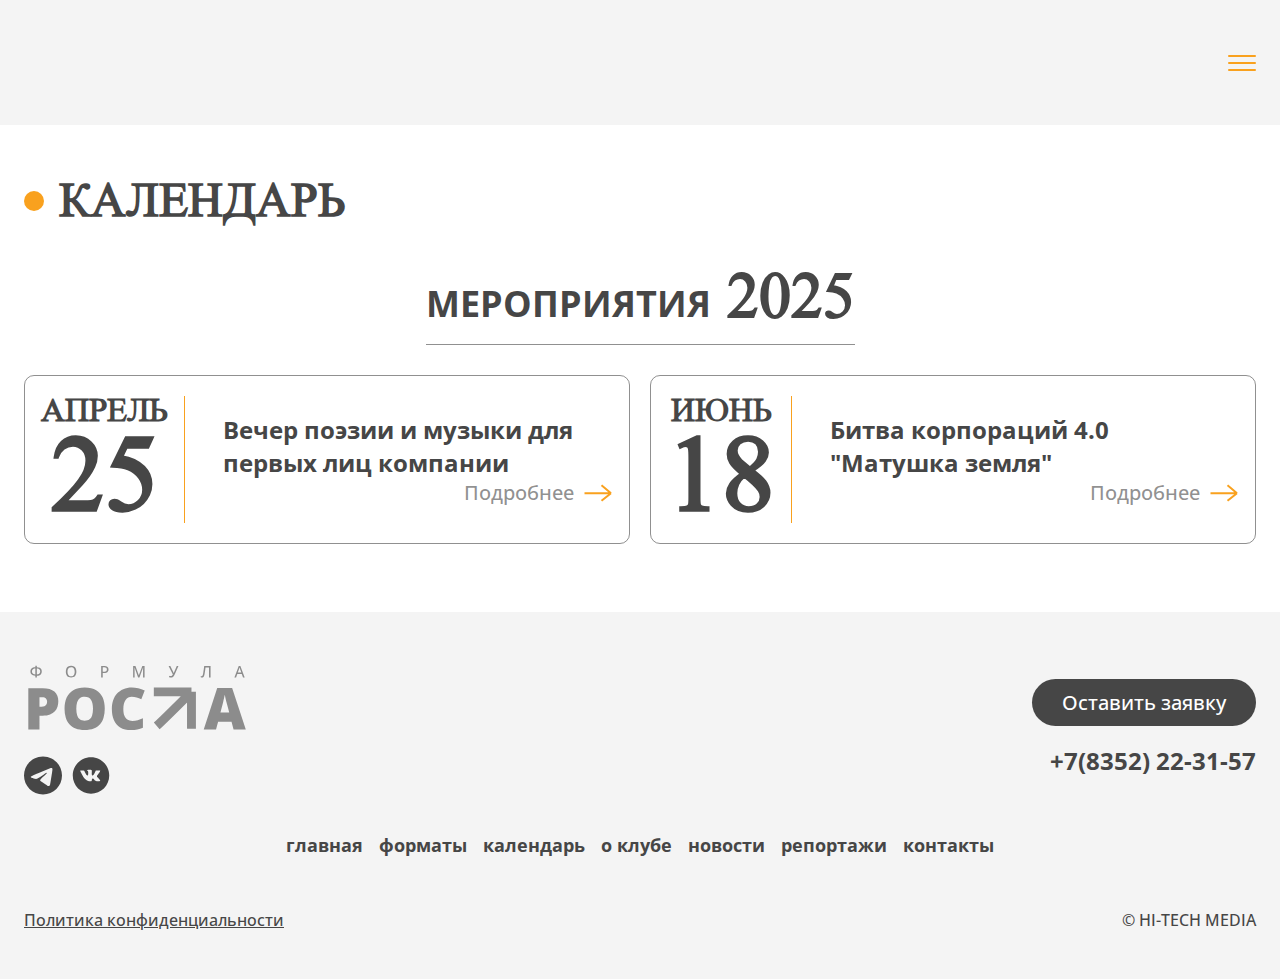
<file: pages/calendar.html>
<!DOCTYPE html>
<html lang="ru">
<head>
    <meta charset="UTF-8">
    <meta name="viewport" content="width=device-width, initial-scale=1.0">
    <title>Календарь</title>
    <link rel="stylesheet" href="/assets/libs/swiper-bundle.min.css">
    <link rel="stylesheet" href="/css/main.css">
</head>
<body>
    <header class="header">
        <div class="container">
            <div class="header__wrapper">
                <a href="/" class="header__logo">
                    <img src="/assets/img/icons/logo.svg" alt="">
                </a>
                <nav class="menu">
                    <ul class="menu-nav">
                        <li class="menu-nav__item">
                            <a href="" class="menu-nav__link menu-nav__link--active">ГЛАВНАЯ</a>
                        </li>
                        <li class="menu-nav__item">
                            <a href="" class="menu-nav__link">форматы</a>
                        </li>
                        <li class="menu-nav__item">
                            <a href="" class="menu-nav__link">КАЛЕНДАРЬ</a>
                        </li>
                        <li class="menu-nav__item">
                            <a href="" class="menu-nav__link">о КЛУБЕ</a>
                        </li>
                        <li class="menu-nav__item dropdown-menu dropdown-menu--relative">
                            <a href="" class="menu-nav__link dropdown-menu__toggle">
                                НОВОСТИ
                                <svg width="14" height="9" viewBox="0 0 14 9" fill="none" xmlns="http://www.w3.org/2000/svg">
                                    <path d="M7 9L-2.38418e-07 1.71515L1.64576 0L7 5.57576L12.3531 0L14 1.71394L7 9Z" fill="#464646" />
                                </svg>
                            </a>
                            <div class="dropdown-menu__container">
                                <div class="dropdown">
                                    <div class="dropdown__wrapper">
                                        <ul class="dropdown__list">
                                            <li class="dropdown__item">
                                                <a href="" class="dropdown__link">Заказчикам</a>
                                            </li>
                                            <li class="dropdown__item">
                                                <a href="" class="dropdown__link">Выполненные проекты</a>
                                            </li>
                                            <li class="dropdown__item">
                                                <a href="" class="dropdown__link">Новости компании </a>
                                            </li>
                                            <li class="dropdown__item">
                                                <a href="" class="dropdown__link">Полезные статьи</a>
                                            </li>
                                        </ul>
                                    </div>
                                </div>
                            </div>
                        </li>
                        <li class="menu-nav__item">
                            <a href="" class="menu-nav__link">КОНТАКТЫ</a>
                        </li>
                    </ul>
                </nav>
                <div class="header__right">
                    <button class="header__btn">Оставить заявку</button>
                    <ul class="social-list">
                        <li class="social-list__item">
                            <a href="" class="social-list__link">
                                <img src="/assets/img/icons/i-tg.svg" alt="">
                            </a>
                        </li>
                        <li class="social-list__item">
                            <a href="" class="social-list__link">
                                <img src="/assets/img/icons/i-vk.svg" alt="">
                            </a>
                        </li>
                    </ul>
                </div>
                <button class="btn-menu">
                    <span></span>
                    <span></span>
                    <span></span>
                </button>
            </div>
        </div>
    </header>

    <main>
        <!-- Календарь -->
        <section class="section section--type-1">
            <div class="container">
                <h2 class="dark">Календарь</h2>
                <div class="container__inner">
                    <div class="calendar">
                        <div class="calendar__top">
                            <h3 class="calendar__top-title">МЕРОПРИЯТИЯ<span> 2025</span></h3>
                        </div>
                        <div class="calendar__wrapper">
                            <div class="calendar__item">
                                <div class="calendar__item-left">
                                    <span class="calendar__item-month">апрель</span>
                                    <span class="calendar__item-day">25</span>
                                </div>
                                <div class="calendar__item-right">
                                    <p>Вечер поэзии и музыки для первых лиц компании</p>
                                    <button class="calendar__item-btn">
                                        Подробнее
                                        <svg width="29" height="18" viewBox="0 0 29 18" fill="none" xmlns="http://www.w3.org/2000/svg">
                                            <path d="M0.5 9.25H27M27 9.25L17.5 1.25M27 9.25L17.5 16.75" stroke="#F9A11E" stroke-width="2" />
                                        </svg>
                                    </button>
                                </div>
                            </div>
                            <div class="calendar__item">
                                <div class="calendar__item-left">
                                    <span class="calendar__item-month">июнь</span>
                                    <span class="calendar__item-day">18</span>
                                </div>
                                <div class="calendar__item-right">
                                    <p>Битва корпораций 4.0 "Матушка земля"</p>
                                    <button class="calendar__item-btn">
                                        Подробнее
                                        <svg width="29" height="18" viewBox="0 0 29 18" fill="none" xmlns="http://www.w3.org/2000/svg">
                                            <path d="M0.5 9.25H27M27 9.25L17.5 1.25M27 9.25L17.5 16.75" stroke="#F9A11E" stroke-width="2" />
                                        </svg>
                                    </button>
                                </div>
                            </div>
                            <div class="calendar__detail">
                                <div class="event-detail">
                                    <div class="event-detail__wrapper">
                                        <div class="event-detail__left">
                                            <img src="/assets/img/photo/event.png" class="event-detail__img" alt="">
                                        </div>
                                        <div class="event-detail__right">
                                            <div class="event-detail__top">
                                                <h3 class="event-detail__name">Вечер поэзии и музыки для первых лиц компании</h3>
                                                <p class="event-detail__number">18+</p>
                                            </div>
                                            <div class="event-detail__description">
                                                <p class="event-detail__date">
                                                    Дата:
                                                    <span> 25 апреля, 19:00</span>
                                                </p>
                                                <p class="event-detail__info">В преддверии майских праздников Бизнес-клуб «Формула Роста» приглашает вас на изысканный вечер поэзии и музыки!</p>
                                                <div class="event-detail__body">
                                                    <p>Узнать дополнительную информацию можно, написав в ВК или в телеграмм-канал администраторам (ссылки есть на нашем сайте).<br>
                                                    Не упустите возможность провести вечер в изысканной компании, наслаждаясь поэзией и музыкой!</p>
                                                </div>
                                                <button class="btn event-detail__btn">Записаться</button>
                                            </div>
                                        </div>
                                    </div>
                                </div>
                            </div>
                        </div>
                    </div>
                </div>
            </div>
        </section>
        
    </main>

    <footer class="footer">
        <div class="container">
            <div class="footer__wrapper">
                <div class="footer__left">
                    <a href="" class="footer__logo">
                        <img src="/assets/img/icons/footer-logo.svg" alt="">
                    </a>
                    <ul class="social-list">
                        <li class="social-list__item">
                            <a href="" class="social-list__link">
                                <img src="/assets/img/icons/i-tg.svg" alt="">
                            </a>
                        </li>
                        <li class="social-list__item">
                            <a href="" class="social-list__link">
                                <img src="/assets/img/icons/i-vk.svg" alt="">
                            </a>
                        </li>
                    </ul>
                </div>
                <ul class="footer-menu">
                    <li class="footer-menu__item">
                        <a href="" class="footer-menu__link">ГЛАВНАЯ</a>
                    </li>
                    <li class="footer-menu__item">
                        <a href="" class="footer-menu__link">форматы</a>
                    </li>
                    <li class="footer-menu__item">
                        <a href="" class="footer-menu__link">КАЛЕНДАРЬ</a>
                    </li>
                    <li class="footer-menu__item">
                        <a href="" class="footer-menu__link">о КЛУБЕ</a>
                    </li>
                    <li class="footer-menu__item">
                        <a href="" class="footer-menu__link">НОВОСТИ</a>
                    </li>
                    <li class="footer-menu__item">
                        <a href="" class="footer-menu__link">репортажи</a>
                    </li>
                    <li class="footer-menu__item">
                        <a href="" class="footer-menu__link">КОНТАКТЫ</a>
                    </li>
                </ul>
                <div class="footer__right">
                    <button class="btn footer__btn">Оставить заявку</button>
                    <a href="tel:" class="footer__phone">+7(8352) 22-31-57</a>
                </div>
            </div>
            <div class="footer__bottom">
                <a href="" class="footer__link">Политика конфиденциальности</a>
                <a href="" class="footer__copyright">© HI-TECH MEDIA</a>
            </div>
        </div>
    </footer>

    <script src="/assets/libs/jquery.min.js"></script>
    <script src="/assets/libs/swiper-bundle.min.js"></script>
    <script src="/assets/js/script.js"></script>
    <script src="/assets/js/swiper.js"></script>
</body>
</html>
</file>
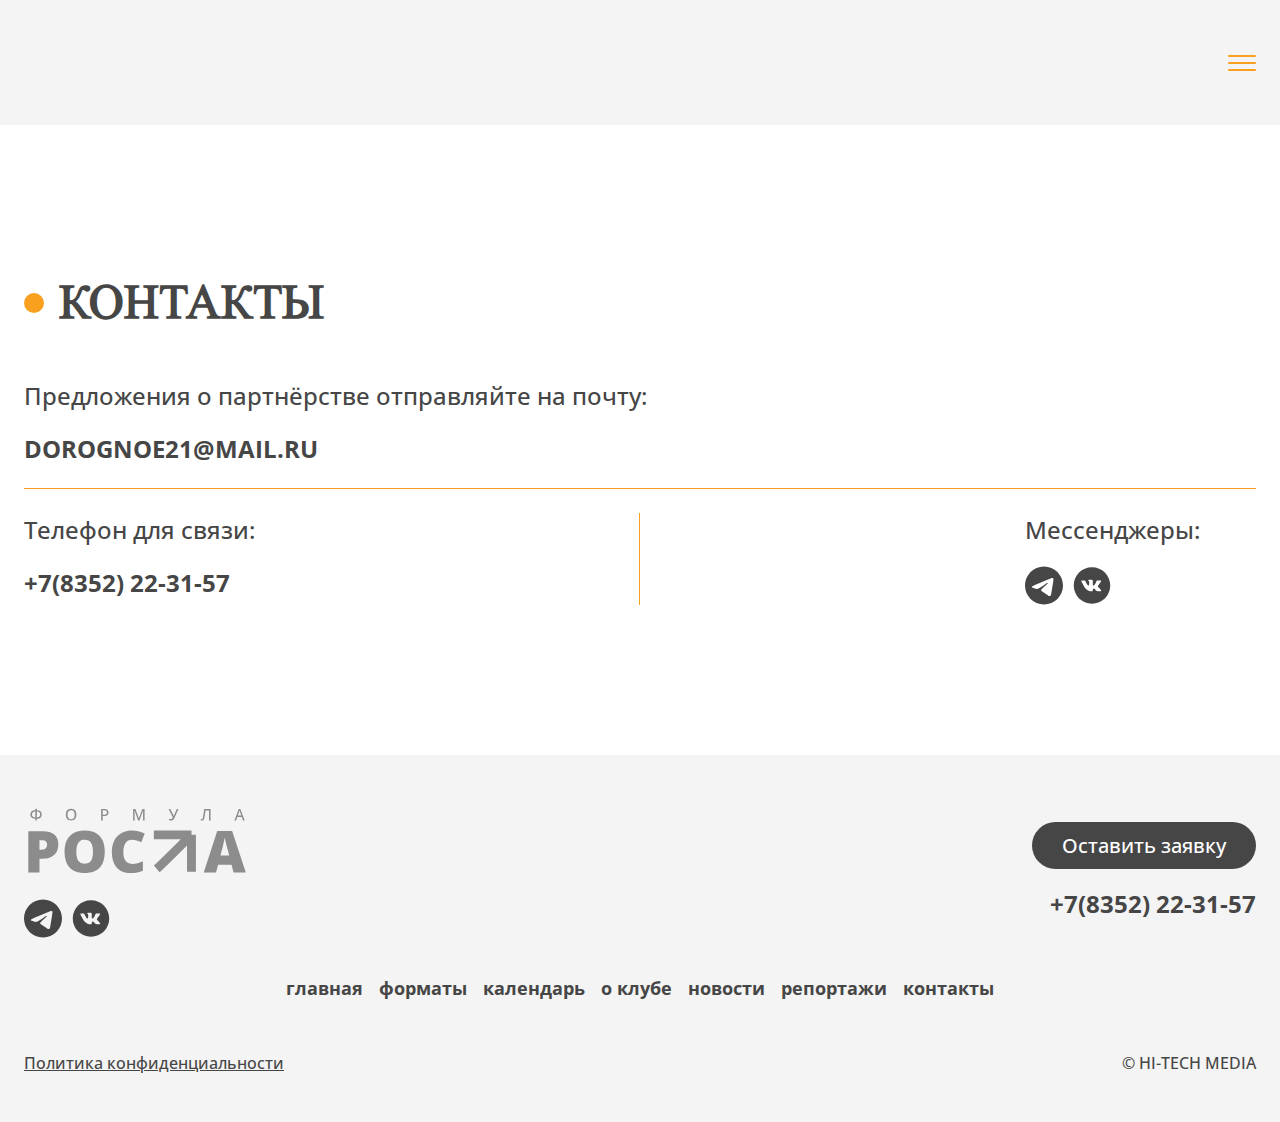
<file: pages/contacts.html>
<!DOCTYPE html>
<html lang="ru">
<head>
    <meta charset="UTF-8">
    <meta name="viewport" content="width=device-width, initial-scale=1.0">
    <title>Контакты</title>
    <link rel="stylesheet" href="/assets/libs/swiper-bundle.min.css">
    <link rel="stylesheet" href="/css/main.css">
</head>
<body>
    <header class="header">
        <div class="container">
            <div class="header__wrapper">
                <a href="/" class="header__logo">
                    <img src="/assets/img/icons/logo.svg" alt="">
                </a>
                <nav class="menu">
                    <ul class="menu-nav">
                        <li class="menu-nav__item">
                            <a href="" class="menu-nav__link menu-nav__link--active">ГЛАВНАЯ</a>
                        </li>
                        <li class="menu-nav__item">
                            <a href="" class="menu-nav__link">форматы</a>
                        </li>
                        <li class="menu-nav__item">
                            <a href="" class="menu-nav__link">КАЛЕНДАРЬ</a>
                        </li>
                        <li class="menu-nav__item">
                            <a href="" class="menu-nav__link">о КЛУБЕ</a>
                        </li>
                        <li class="menu-nav__item dropdown-menu dropdown-menu--relative">
                            <a href="" class="menu-nav__link dropdown-menu__toggle">
                                НОВОСТИ
                                <svg width="14" height="9" viewBox="0 0 14 9" fill="none" xmlns="http://www.w3.org/2000/svg">
                                    <path d="M7 9L-2.38418e-07 1.71515L1.64576 0L7 5.57576L12.3531 0L14 1.71394L7 9Z" fill="#464646" />
                                </svg>
                            </a>
                            <div class="dropdown-menu__container">
                                <div class="dropdown">
                                    <div class="dropdown__wrapper">
                                        <ul class="dropdown__list">
                                            <li class="dropdown__item">
                                                <a href="" class="dropdown__link">Заказчикам</a>
                                            </li>
                                            <li class="dropdown__item">
                                                <a href="" class="dropdown__link">Выполненные проекты</a>
                                            </li>
                                            <li class="dropdown__item">
                                                <a href="" class="dropdown__link">Новости компании </a>
                                            </li>
                                            <li class="dropdown__item">
                                                <a href="" class="dropdown__link">Полезные статьи</a>
                                            </li>
                                        </ul>
                                    </div>
                                </div>
                            </div>
                        </li>
                        <li class="menu-nav__item">
                            <a href="" class="menu-nav__link">КОНТАКТЫ</a>
                        </li>
                    </ul>
                </nav>
                <div class="header__right">
                    <button class="header__btn">Оставить заявку</button>
                    <ul class="social-list">
                        <li class="social-list__item">
                            <a href="" class="social-list__link">
                                <img src="/assets/img/icons/i-tg.svg" alt="">
                            </a>
                        </li>
                        <li class="social-list__item">
                            <a href="" class="social-list__link">
                                <img src="/assets/img/icons/i-vk.svg" alt="">
                            </a>
                        </li>
                    </ul>
                </div>
                <button class="btn-menu">
                    <span></span>
                    <span></span>
                    <span></span>
                </button>
            </div>
        </div>
    </header>

    <main>
        <!-- Контакты -->
        <section class="section section--contacts">
            <div class="container">
                <div class="contacts">
                    <h2 class="dark">контакты</h2>
                    <div class="contacts__wrapper">
                        <div class="contacts__item">
                            <span class="contacts__item-title">Предложения о партнёрстве отправляйте на почту:</span>
                            <a href="mailto:dorognoe21@mail.ru" class="contacts__item-link">dorognoe21@mail.ru</a>
                        </div>
                        <div class="contacts__item">
                            <span class="contacts__item-title">Телефон для связи:</span>
                            <a href="tel:+7(8352) 22-31-57" class="contacts__item-link">+7(8352) 22-31-57</a>
                        </div>
                        <div class="contacts__item">
                            <span class="contacts__item-title">Мессенджеры:</span>
                            <ul class="social-list">
                                <li class="social-list__item">
                                    <a href="" class="social-list__link">
                                        <img src="/assets/img/icons/i-tg.svg" alt="">
                                    </a>
                                </li>
                                <li class="social-list__item">
                                    <a href="" class="social-list__link">
                                        <img src="/assets/img/icons/i-vk.svg" alt="">
                                    </a>
                                </li>
                            </ul>
                        </div>
                    </div>
                </div>
            </div>
        </section>
    </main>

    <footer class="footer">
        <div class="container">
            <div class="footer__wrapper">
                <div class="footer__left">
                    <a href="" class="footer__logo">
                        <img src="/assets/img/icons/footer-logo.svg" alt="">
                    </a>
                    <ul class="social-list">
                        <li class="social-list__item">
                            <a href="" class="social-list__link">
                                <img src="/assets/img/icons/i-tg.svg" alt="">
                            </a>
                        </li>
                        <li class="social-list__item">
                            <a href="" class="social-list__link">
                                <img src="/assets/img/icons/i-vk.svg" alt="">
                            </a>
                        </li>
                    </ul>
                </div>
                <ul class="footer-menu">
                    <li class="footer-menu__item">
                        <a href="" class="footer-menu__link">ГЛАВНАЯ</a>
                    </li>
                    <li class="footer-menu__item">
                        <a href="" class="footer-menu__link">форматы</a>
                    </li>
                    <li class="footer-menu__item">
                        <a href="" class="footer-menu__link">КАЛЕНДАРЬ</a>
                    </li>
                    <li class="footer-menu__item">
                        <a href="" class="footer-menu__link">о КЛУБЕ</a>
                    </li>
                    <li class="footer-menu__item">
                        <a href="" class="footer-menu__link">НОВОСТИ</a>
                    </li>
                    <li class="footer-menu__item">
                        <a href="" class="footer-menu__link">репортажи</a>
                    </li>
                    <li class="footer-menu__item">
                        <a href="" class="footer-menu__link">КОНТАКТЫ</a>
                    </li>
                </ul>
                <div class="footer__right">
                    <button class="btn footer__btn">Оставить заявку</button>
                    <a href="tel:" class="footer__phone">+7(8352) 22-31-57</a>
                </div>
            </div>
            <div class="footer__bottom">
                <a href="" class="footer__link">Политика конфиденциальности</a>
                <a href="" class="footer__copyright">© HI-TECH MEDIA</a>
            </div>
        </div>
    </footer>

    <script src="/assets/libs/jquery.min.js"></script>
    <script src="/assets/libs/swiper-bundle.min.js"></script>
    <script src="/assets/js/script.js"></script>
    <script src="/assets/js/swiper.js"></script>
</body>
</html>
</file>
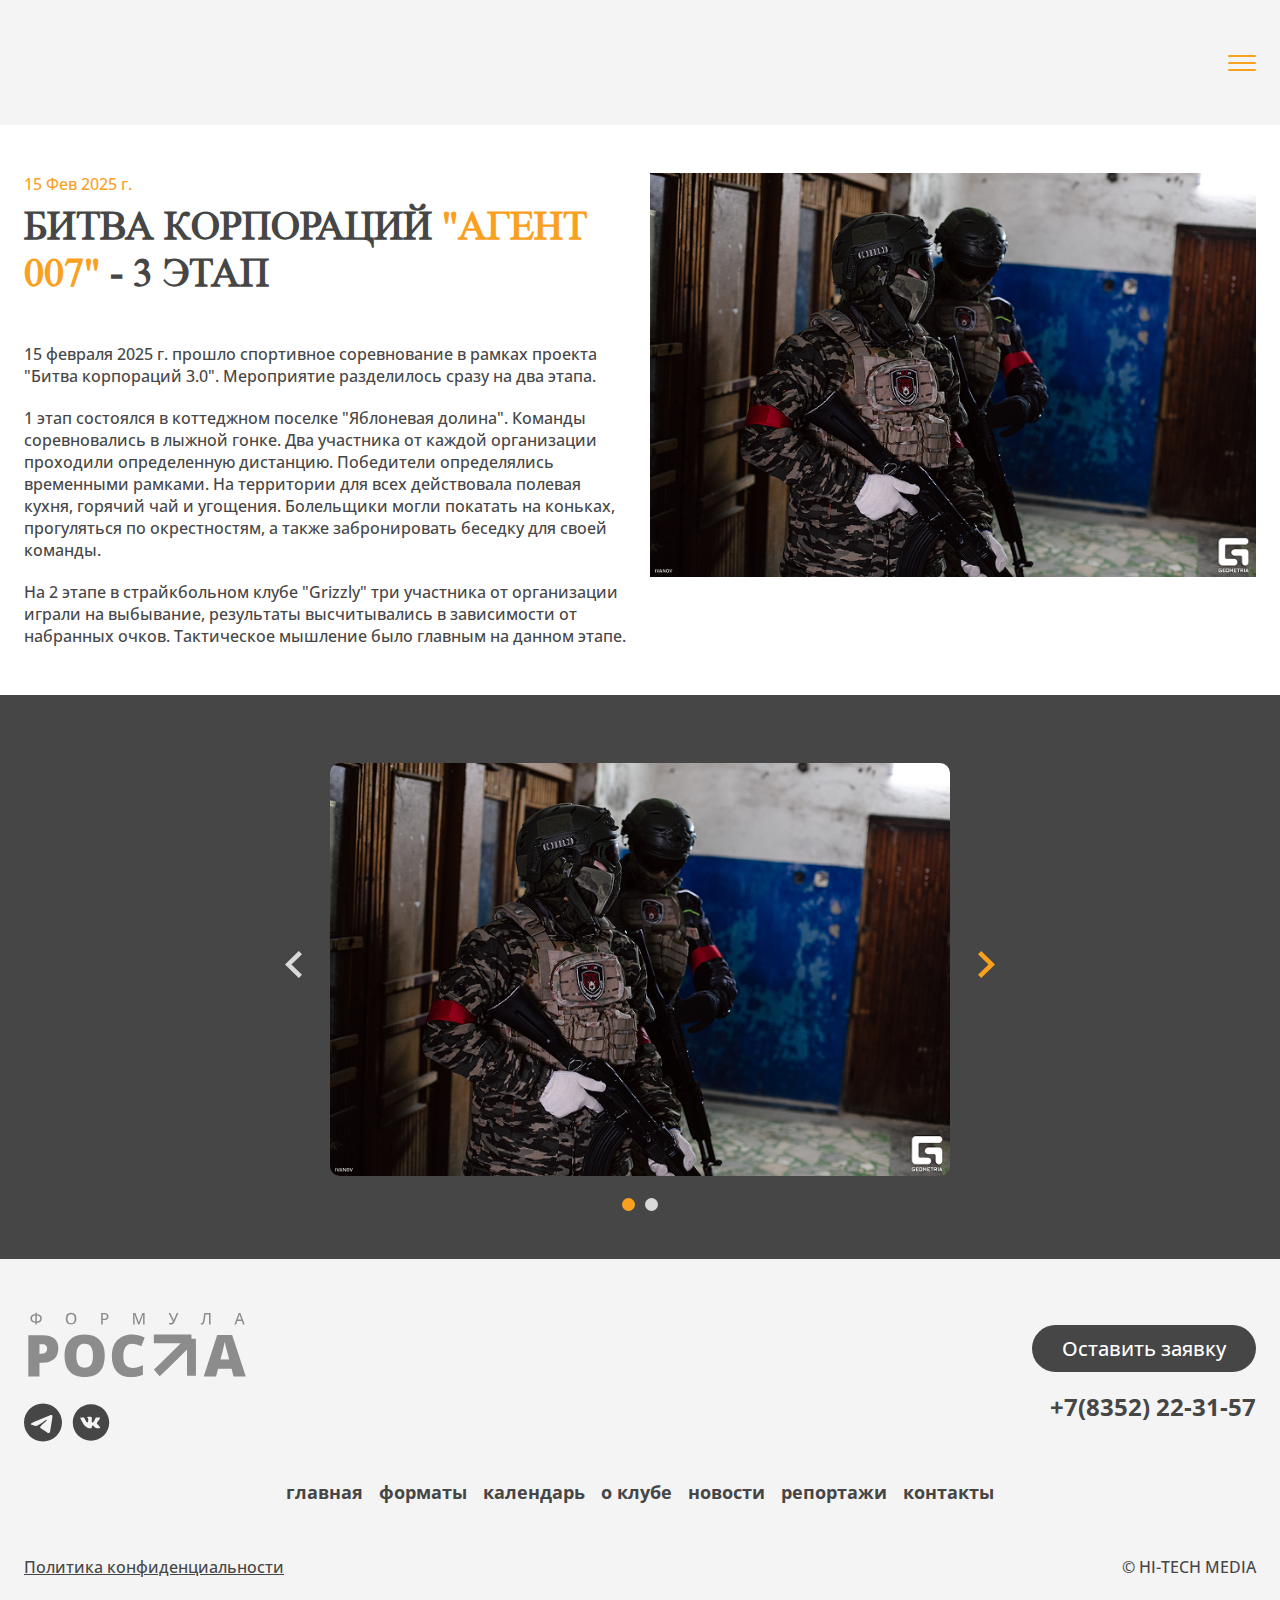
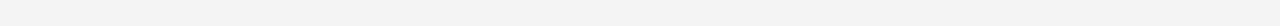
<file: pages/formats-detail.html>
<!DOCTYPE html>
<html lang="ru">
<head>
    <meta charset="UTF-8">
    <meta name="viewport" content="width=device-width, initial-scale=1.0">
    <title>Формат детальная страница</title>
    <link rel="stylesheet" href="/assets/libs/swiper-bundle.min.css">
    <link rel="stylesheet" href="/css/main.css">
</head>
<body>
    <header class="header">
        <div class="container">
            <div class="header__wrapper">
                <a href="/" class="header__logo">
                    <img src="/assets/img/icons/logo.svg" alt="">
                </a>
                <nav class="menu">
                    <ul class="menu-nav">
                        <li class="menu-nav__item">
                            <a href="" class="menu-nav__link menu-nav__link--active">ГЛАВНАЯ</a>
                        </li>
                        <li class="menu-nav__item">
                            <a href="" class="menu-nav__link">форматы</a>
                        </li>
                        <li class="menu-nav__item">
                            <a href="" class="menu-nav__link">КАЛЕНДАРЬ</a>
                        </li>
                        <li class="menu-nav__item">
                            <a href="" class="menu-nav__link">о КЛУБЕ</a>
                        </li>
                        <li class="menu-nav__item dropdown-menu dropdown-menu--relative">
                            <a href="" class="menu-nav__link dropdown-menu__toggle">
                                НОВОСТИ
                                <svg width="14" height="9" viewBox="0 0 14 9" fill="none" xmlns="http://www.w3.org/2000/svg">
                                    <path d="M7 9L-2.38418e-07 1.71515L1.64576 0L7 5.57576L12.3531 0L14 1.71394L7 9Z" fill="#464646" />
                                </svg>
                            </a>
                            <div class="dropdown-menu__container">
                                <div class="dropdown">
                                    <div class="dropdown__wrapper">
                                        <ul class="dropdown__list">
                                            <li class="dropdown__item">
                                                <a href="" class="dropdown__link">Заказчикам</a>
                                            </li>
                                            <li class="dropdown__item">
                                                <a href="" class="dropdown__link">Выполненные проекты</a>
                                            </li>
                                            <li class="dropdown__item">
                                                <a href="" class="dropdown__link">Новости компании </a>
                                            </li>
                                            <li class="dropdown__item">
                                                <a href="" class="dropdown__link">Полезные статьи</a>
                                            </li>
                                        </ul>
                                    </div>
                                </div>
                            </div>
                        </li>
                        <li class="menu-nav__item">
                            <a href="" class="menu-nav__link">КОНТАКТЫ</a>
                        </li>
                    </ul>
                </nav>
                <div class="header__right">
                    <button class="header__btn">Оставить заявку</button>
                    <ul class="social-list">
                        <li class="social-list__item">
                            <a href="" class="social-list__link">
                                <img src="/assets/img/icons/i-tg.svg" alt="">
                            </a>
                        </li>
                        <li class="social-list__item">
                            <a href="" class="social-list__link">
                                <img src="/assets/img/icons/i-vk.svg" alt="">
                            </a>
                        </li>
                    </ul>
                </div>
                <button class="btn-menu">
                    <span></span>
                    <span></span>
                    <span></span>
                </button>
            </div>
        </div>
    </header>

    <main>
        <!-- Форматы -->
        <section class="section section--type-1">
            <div class="container">
                <div class="format-detail">
                    <div class="format-detail__wrapper">
                        <div class="format-detail__head format-detail__head--mobile">
                            <span class="format-detail__date">15 Фев 2025 г.</span>
                            <h1 class="format-detail__title">Битва корпораций <span>"Агент 007"</span> - 3 этап</h1>
                        </div>
                        <div class="format-detail__left">
                            <div class="format-detail__head format-detail__head--desktop">
                                <span class="format-detail__date">15 Фев 2025 г.</span>
                                <h1 class="format-detail__title">Битва корпораций <span>"Агент 007"</span> - 3 этап</h1>
                            </div>
                            <div class="format-detail__description">
                                <p>15 февраля 2025 г. прошло спортивное соревнование в рамках проекта "Битва корпораций 3.0". Мероприятие разделилось сразу на два этапа.</p>
                                <p>1 этап состоялся в коттеджном поселке "Яблоневая долина". Команды соревновались в лыжной гонке. Два участника от каждой организации проходили определенную дистанцию. Победители определялись временными рамками. На территории для всех действовала полевая кухня, горячий чай и угощения. Болельщики могли покатать на коньках, прогуляться по окрестностям, а также забронировать беседку для своей команды.</p>
                                <p>На 2 этапе в страйкбольном клубе "Grizzly" три участника от организации играли на выбывание, результаты высчитывались в зависимости от набранных очков. Тактическое мышление было главным на данном этапе.</p>
                            </div>
                        </div>
                        <div class="format-detail__img">
                            <img src="/assets/img/formats/format-detail.png" alt="">
                        </div>
                    </div>
                </div>
            </div>
        </section>

        <!-- Галерея -->
        <section class="section section--bg-dark section--gallery">
            <div class="container">
                <div class="gallery">
                    <div class="gallery__wrapper">
                        <div class="gallery__swiper-btn gallery__swiper-btn--prev">
                            <svg width="17" height="27" viewBox="0 0 17 27" fill="none" xmlns="http://www.w3.org/2000/svg">
                                <path d="M-8.9407e-07 13.5L13.7603 -2.98023e-07L17 3.17396L6.46801 13.5L17 23.8238L13.7626 27L-8.9407e-07 13.5Z" fill-opacity="0.6" />
                            </svg>
                        </div>
                        <div class="swiper swiper-gallery">
                            <div class="swiper-wrapper swiper-gallery__wrapper">
                                <div class="swiper-slide swiper-gallery__slide">
                                    <img src="/assets/img/formats/format-detail.png" class="swiper-gallery__img" alt="">
                                </div>
                                <div class="swiper-slide swiper-gallery__slide">
                                    <img src="/assets/img/formats/format-detail.png" class="swiper-gallery__img" alt="">
                                </div>
                            </div>
                            <div class="swiper-gallery__pagination"></div>
                        </div>
                        <div class="gallery__swiper-btn gallery__swiper-btn--next">
                            <svg width="17" height="27" viewBox="0 0 17 27" fill="none" xmlns="http://www.w3.org/2000/svg">
                                <path d="M17 13.5L3.23973 -2.98023e-07L0 3.17396L10.532 13.5L0 23.8238L3.23744 27L17 13.5Z" />
                            </svg>
                        </div>
                    </div>
                </div>
            </div>
        </section>
    </main>

    <footer class="footer">
        <div class="container">
            <div class="footer__wrapper">
                <div class="footer__left">
                    <a href="" class="footer__logo">
                        <img src="/assets/img/icons/footer-logo.svg" alt="">
                    </a>
                    <ul class="social-list">
                        <li class="social-list__item">
                            <a href="" class="social-list__link">
                                <img src="/assets/img/icons/i-tg.svg" alt="">
                            </a>
                        </li>
                        <li class="social-list__item">
                            <a href="" class="social-list__link">
                                <img src="/assets/img/icons/i-vk.svg" alt="">
                            </a>
                        </li>
                    </ul>
                </div>
                <ul class="footer-menu">
                    <li class="footer-menu__item">
                        <a href="" class="footer-menu__link">ГЛАВНАЯ</a>
                    </li>
                    <li class="footer-menu__item">
                        <a href="" class="footer-menu__link">форматы</a>
                    </li>
                    <li class="footer-menu__item">
                        <a href="" class="footer-menu__link">КАЛЕНДАРЬ</a>
                    </li>
                    <li class="footer-menu__item">
                        <a href="" class="footer-menu__link">о КЛУБЕ</a>
                    </li>
                    <li class="footer-menu__item">
                        <a href="" class="footer-menu__link">НОВОСТИ</a>
                    </li>
                    <li class="footer-menu__item">
                        <a href="" class="footer-menu__link">репортажи</a>
                    </li>
                    <li class="footer-menu__item">
                        <a href="" class="footer-menu__link">КОНТАКТЫ</a>
                    </li>
                </ul>
                <div class="footer__right">
                    <button class="btn footer__btn">Оставить заявку</button>
                    <a href="tel:" class="footer__phone">+7(8352) 22-31-57</a>
                </div>
            </div>
            <div class="footer__bottom">
                <a href="" class="footer__link">Политика конфиденциальности</a>
                <a href="" class="footer__copyright">© HI-TECH MEDIA</a>
            </div>
        </div>
    </footer>

    <script src="/assets/libs/jquery.min.js"></script>
    <script src="/assets/libs/swiper-bundle.min.js"></script>
    <script src="/assets/js/script.js"></script>
    <script src="/assets/js/swiper.js"></script>
</body>
</html>
</file>
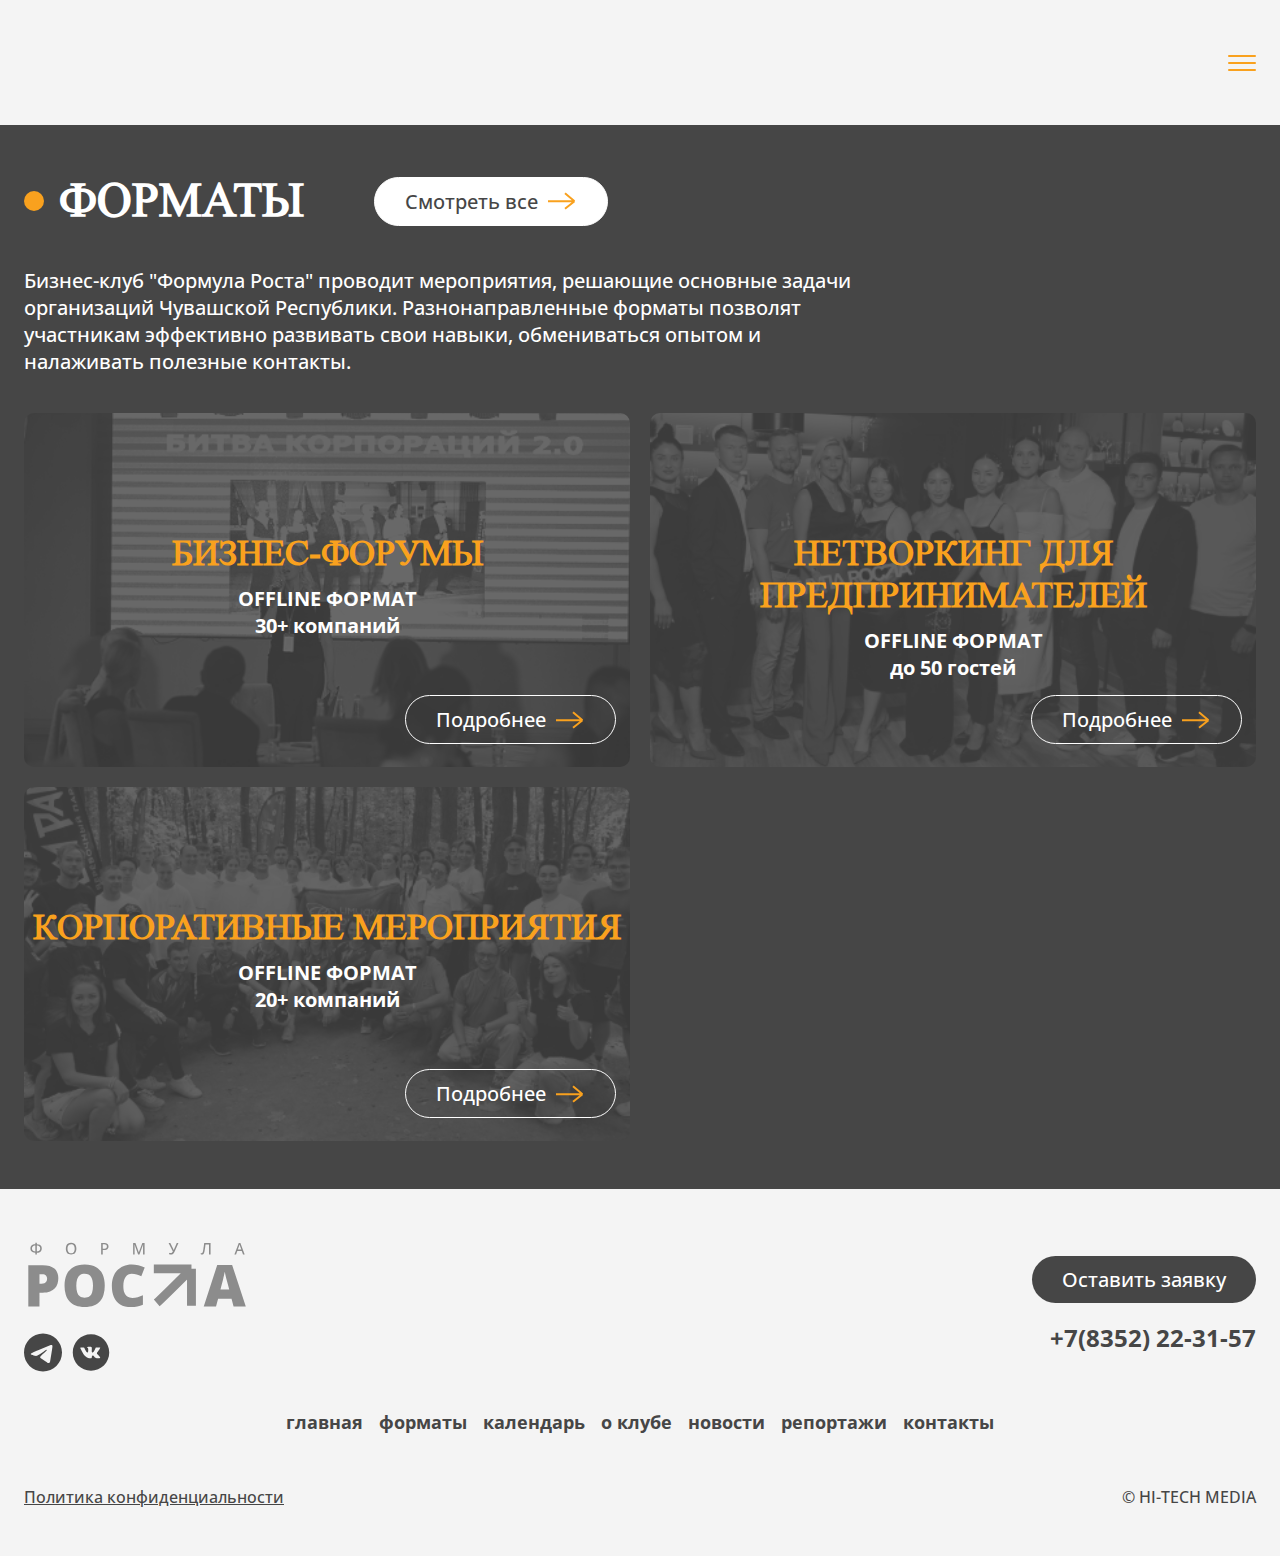
<file: pages/formats.html>
<!DOCTYPE html>
<html lang="ru">
<head>
    <meta charset="UTF-8">
    <meta name="viewport" content="width=device-width, initial-scale=1.0">
    <title>Форматы</title>
    <link rel="stylesheet" href="/assets/libs/swiper-bundle.min.css">
    <link rel="stylesheet" href="/css/main.css">
</head>
<body>
    <header class="header">
        <div class="container">
            <div class="header__wrapper">
                <a href="/" class="header__logo">
                    <img src="/assets/img/icons/logo.svg" alt="">
                </a>
                <nav class="menu">
                    <ul class="menu-nav">
                        <li class="menu-nav__item">
                            <a href="" class="menu-nav__link menu-nav__link--active">ГЛАВНАЯ</a>
                        </li>
                        <li class="menu-nav__item">
                            <a href="" class="menu-nav__link">форматы</a>
                        </li>
                        <li class="menu-nav__item">
                            <a href="" class="menu-nav__link">КАЛЕНДАРЬ</a>
                        </li>
                        <li class="menu-nav__item">
                            <a href="" class="menu-nav__link">о КЛУБЕ</a>
                        </li>
                        <li class="menu-nav__item dropdown-menu dropdown-menu--relative">
                            <a href="" class="menu-nav__link dropdown-menu__toggle">
                                НОВОСТИ
                                <svg width="14" height="9" viewBox="0 0 14 9" fill="none" xmlns="http://www.w3.org/2000/svg">
                                    <path d="M7 9L-2.38418e-07 1.71515L1.64576 0L7 5.57576L12.3531 0L14 1.71394L7 9Z" fill="#464646" />
                                </svg>
                            </a>
                            <div class="dropdown-menu__container">
                                <div class="dropdown">
                                    <div class="dropdown__wrapper">
                                        <ul class="dropdown__list">
                                            <li class="dropdown__item">
                                                <a href="" class="dropdown__link">Заказчикам</a>
                                            </li>
                                            <li class="dropdown__item">
                                                <a href="" class="dropdown__link">Выполненные проекты</a>
                                            </li>
                                            <li class="dropdown__item">
                                                <a href="" class="dropdown__link">Новости компании </a>
                                            </li>
                                            <li class="dropdown__item">
                                                <a href="" class="dropdown__link">Полезные статьи</a>
                                            </li>
                                        </ul>
                                    </div>
                                </div>
                            </div>
                        </li>
                        <li class="menu-nav__item">
                            <a href="" class="menu-nav__link">КОНТАКТЫ</a>
                        </li>
                    </ul>
                </nav>
                <div class="header__right">
                    <button class="header__btn">Оставить заявку</button>
                    <ul class="social-list">
                        <li class="social-list__item">
                            <a href="" class="social-list__link">
                                <img src="/assets/img/icons/i-tg.svg" alt="">
                            </a>
                        </li>
                        <li class="social-list__item">
                            <a href="" class="social-list__link">
                                <img src="/assets/img/icons/i-vk.svg" alt="">
                            </a>
                        </li>
                    </ul>
                </div>
                <button class="btn-menu">
                    <span></span>
                    <span></span>
                    <span></span>
                </button>
            </div>
        </div>
    </header>

    <main>
        <!-- Форматы -->
        <section class="section section--type-1 section--bg-dark">
            <div class="container">
                <div class="formats">
                    <div class="formats__head">
                        <h2 class="light">Форматы</h2>
                        <a href="" class="btn btn--light">
                            Смотреть все
                            <svg width="29" height="18" viewBox="0 0 29 18" fill="none" xmlns="http://www.w3.org/2000/svg">
                                <path d="M0 9.25H26.5M26.5 9.25L17 1.25M26.5 9.25L17 16.75" stroke-width="2" />
                            </svg>
                        </a>
                    </div>
                    <div class="formats__top">
                        <p class="formats__text">Бизнес-клуб "Формула Роста" проводит мероприятия, решающие основные задачи организаций Чувашской Республики. Разнонаправленные форматы позволят участникам эффективно развивать свои навыки, обмениваться опытом и налаживать полезные контакты.</p>
                    </div>
                    <div class="formats__wrapper">
                        <div class="formats__item">
                            <div class="format-card" style="--bg-image:url(/assets/img/formats/format-1.png)">
                                <div class="format-card__body">
                                    <h3 class="format-card__title">Бизнес-форумы</h3>
                                    <span class="format-card__text">OFFLINE ФОРМАТ</span>
                                    <span class="format-card__text">30+ компаний</span>
                                </div>
                                <div class="format-card__bottom">
                                    <a href="" class="btn format-card__link">
                                        Подробнее
                                        <svg width="29" height="18" viewBox="0 0 29 18" fill="none" xmlns="http://www.w3.org/2000/svg">
                                            <path d="M0 9.25H26.5M26.5 9.25L17 1.25M26.5 9.25L17 16.75" stroke-width="2" />
                                        </svg>
                                    </a>
                                </div>
                            </div>
                        </div>
                        <div class="formats__item">
                            <div class="format-card" style="--bg-image:url(/assets/img/formats/format-2.png)">
                                <div class="format-card__body">
                                    <h3 class="format-card__title">Нетворкинг для предпринимателей</h3>
                                    <span class="format-card__text">OFFLINE ФОРМАТ</span>
                                    <span class="format-card__text">до 50 гостей</span>
                                </div>
                                <div class="format-card__bottom">
                                    <a href="" class="btn format-card__link">
                                        Подробнее
                                        <svg width="29" height="18" viewBox="0 0 29 18" fill="none" xmlns="http://www.w3.org/2000/svg">
                                            <path d="M0 9.25H26.5M26.5 9.25L17 1.25M26.5 9.25L17 16.75" stroke-width="2" />
                                        </svg>
                                    </a>
                                </div>
                            </div>
                        </div>
                        <div class="formats__item">
                            <div class="format-card" style="--bg-image:url(/assets/img/formats/format-3.png)">
                                <div class="format-card__body">
                                    <h3 class="format-card__title">Корпоративные мероприятия</h3>
                                    <span class="format-card__text">OFFLINE ФОРМАТ</span>
                                    <span class="format-card__text">20+ компаний</span>
                                </div>
                                <div class="format-card__bottom">
                                    <a href="" class="btn format-card__link">
                                        Подробнее
                                        <svg width="29" height="18" viewBox="0 0 29 18" fill="none" xmlns="http://www.w3.org/2000/svg">
                                            <path d="M0 9.25H26.5M26.5 9.25L17 1.25M26.5 9.25L17 16.75" stroke-width="2" />
                                        </svg>
                                    </a>
                                </div>
                            </div>
                        </div>
                        <div class="formats__item">
                            <a href="" class="btn btn--light">
                                Смотреть все
                                <svg width="29" height="18" viewBox="0 0 29 18" fill="none" xmlns="http://www.w3.org/2000/svg">
                                    <path d="M0 9.25H26.5M26.5 9.25L17 1.25M26.5 9.25L17 16.75" stroke-width="2" />
                                </svg>
                            </a>
                        </div>
                    </div>
                </div>
            </div>
        </section>
    </main>

    <footer class="footer">
        <div class="container">
            <div class="footer__wrapper">
                <div class="footer__left">
                    <a href="" class="footer__logo">
                        <img src="/assets/img/icons/footer-logo.svg" alt="">
                    </a>
                    <ul class="social-list">
                        <li class="social-list__item">
                            <a href="" class="social-list__link">
                                <img src="/assets/img/icons/i-tg.svg" alt="">
                            </a>
                        </li>
                        <li class="social-list__item">
                            <a href="" class="social-list__link">
                                <img src="/assets/img/icons/i-vk.svg" alt="">
                            </a>
                        </li>
                    </ul>
                </div>
                <ul class="footer-menu">
                    <li class="footer-menu__item">
                        <a href="" class="footer-menu__link">ГЛАВНАЯ</a>
                    </li>
                    <li class="footer-menu__item">
                        <a href="" class="footer-menu__link">форматы</a>
                    </li>
                    <li class="footer-menu__item">
                        <a href="" class="footer-menu__link">КАЛЕНДАРЬ</a>
                    </li>
                    <li class="footer-menu__item">
                        <a href="" class="footer-menu__link">о КЛУБЕ</a>
                    </li>
                    <li class="footer-menu__item">
                        <a href="" class="footer-menu__link">НОВОСТИ</a>
                    </li>
                    <li class="footer-menu__item">
                        <a href="" class="footer-menu__link">репортажи</a>
                    </li>
                    <li class="footer-menu__item">
                        <a href="" class="footer-menu__link">КОНТАКТЫ</a>
                    </li>
                </ul>
                <div class="footer__right">
                    <button class="btn footer__btn">Оставить заявку</button>
                    <a href="tel:" class="footer__phone">+7(8352) 22-31-57</a>
                </div>
            </div>
            <div class="footer__bottom">
                <a href="" class="footer__link">Политика конфиденциальности</a>
                <a href="" class="footer__copyright">© HI-TECH MEDIA</a>
            </div>
        </div>
    </footer>

    <script src="/assets/libs/jquery.min.js"></script>
    <script src="/assets/libs/swiper-bundle.min.js"></script>
    <script src="/assets/js/script.js"></script>
    <script src="/assets/js/swiper.js"></script>
</body>
</html>
</file>
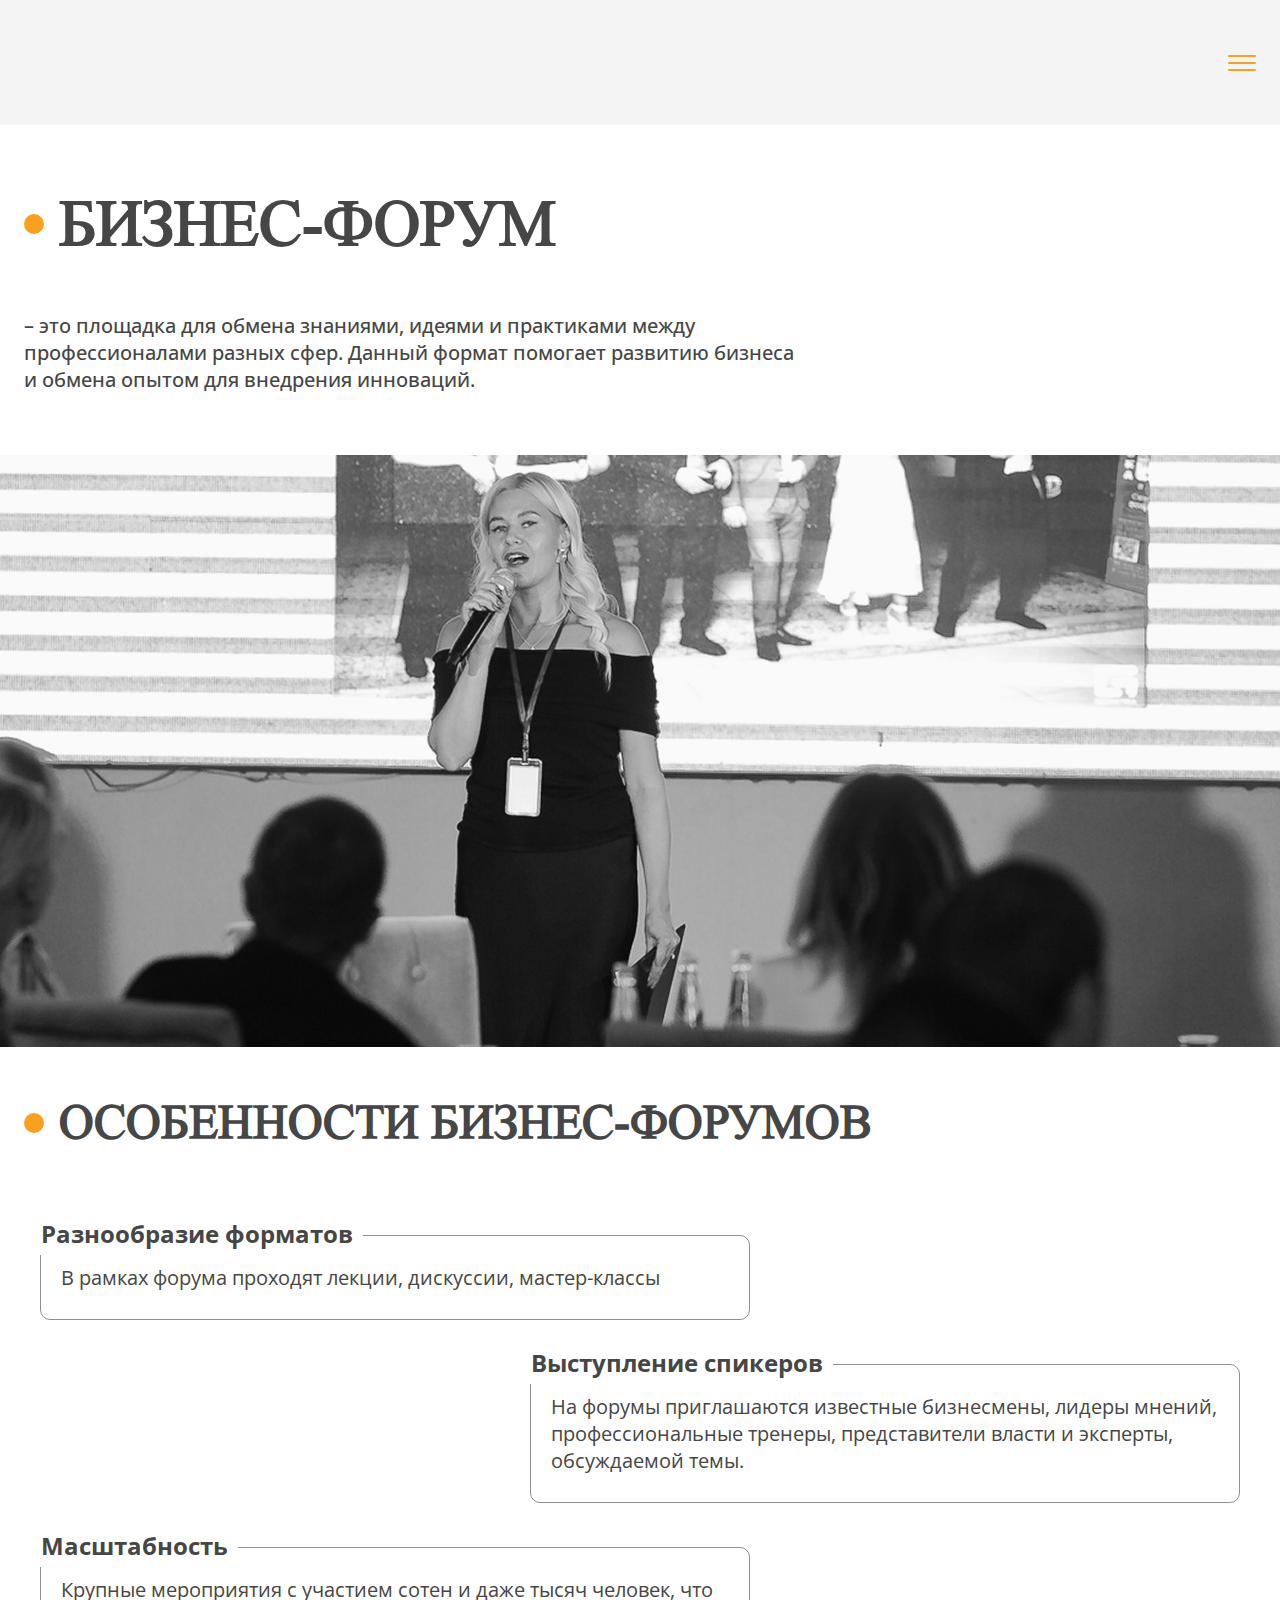
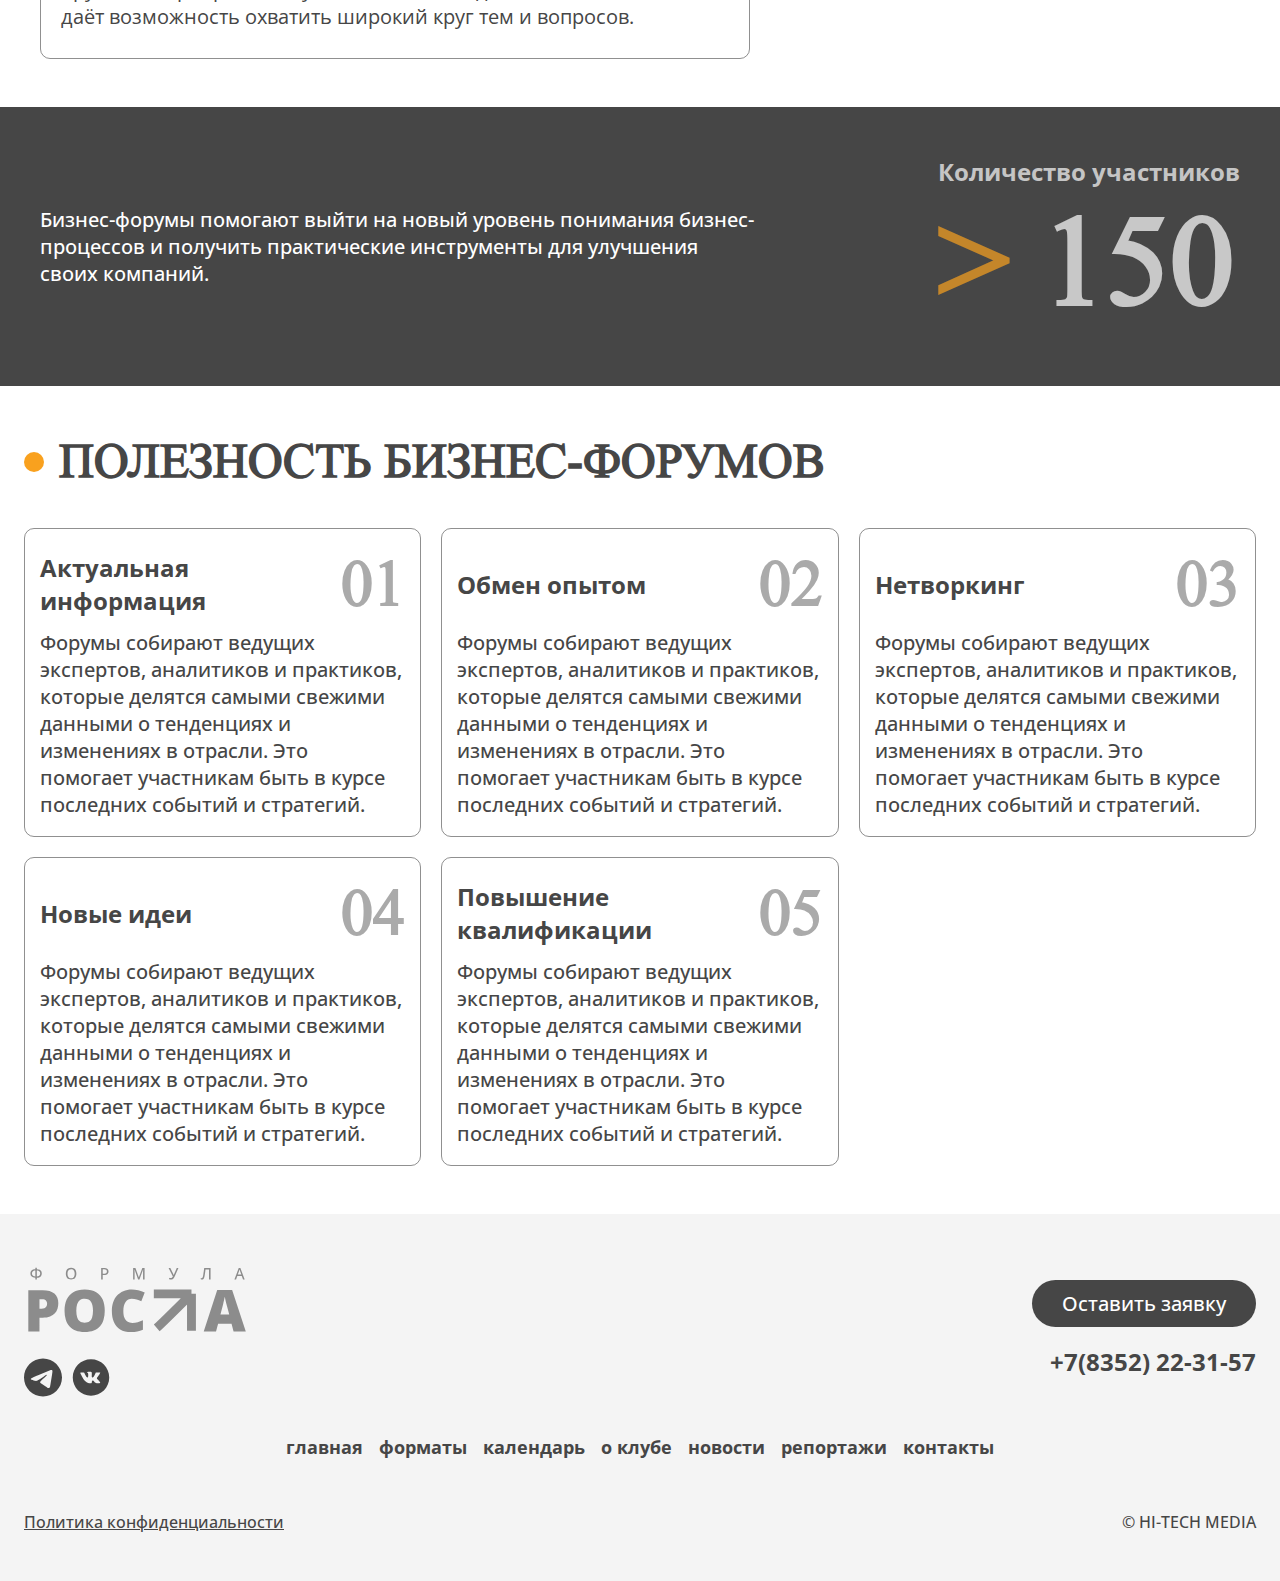
<file: pages/forum.html>
<!DOCTYPE html>
<html lang="ru">
<head>
    <meta charset="UTF-8">
    <meta name="viewport" content="width=device-width, initial-scale=1.0">
    <title>Бизнес форум</title>
    <link rel="stylesheet" href="/assets/libs/swiper-bundle.min.css">
    <link rel="stylesheet" href="/css/main.css">
</head>
<body>
    <header class="header">
        <div class="container">
            <div class="header__wrapper">
                <a href="/" class="header__logo">
                    <img src="/assets/img/icons/logo.svg" alt="">
                </a>
                <nav class="menu">
                    <ul class="menu-nav">
                        <li class="menu-nav__item">
                            <a href="" class="menu-nav__link menu-nav__link--active">ГЛАВНАЯ</a>
                        </li>
                        <li class="menu-nav__item">
                            <a href="" class="menu-nav__link">форматы</a>
                        </li>
                        <li class="menu-nav__item">
                            <a href="" class="menu-nav__link">КАЛЕНДАРЬ</a>
                        </li>
                        <li class="menu-nav__item">
                            <a href="" class="menu-nav__link">о КЛУБЕ</a>
                        </li>
                        <li class="menu-nav__item dropdown-menu dropdown-menu--relative">
                            <a href="" class="menu-nav__link dropdown-menu__toggle">
                                НОВОСТИ
                                <svg width="14" height="9" viewBox="0 0 14 9" fill="none" xmlns="http://www.w3.org/2000/svg">
                                    <path d="M7 9L-2.38418e-07 1.71515L1.64576 0L7 5.57576L12.3531 0L14 1.71394L7 9Z" fill="#464646" />
                                </svg>
                            </a>
                            <div class="dropdown-menu__container">
                                <div class="dropdown">
                                    <div class="dropdown__wrapper">
                                        <ul class="dropdown__list">
                                            <li class="dropdown__item">
                                                <a href="" class="dropdown__link">Заказчикам</a>
                                            </li>
                                            <li class="dropdown__item">
                                                <a href="" class="dropdown__link">Выполненные проекты</a>
                                            </li>
                                            <li class="dropdown__item">
                                                <a href="" class="dropdown__link">Новости компании </a>
                                            </li>
                                            <li class="dropdown__item">
                                                <a href="" class="dropdown__link">Полезные статьи</a>
                                            </li>
                                        </ul>
                                    </div>
                                </div>
                            </div>
                        </li>
                        <li class="menu-nav__item">
                            <a href="" class="menu-nav__link">КОНТАКТЫ</a>
                        </li>
                    </ul>
                </nav>
                <div class="header__right">
                    <button class="header__btn">Оставить заявку</button>
                    <ul class="social-list">
                        <li class="social-list__item">
                            <a href="" class="social-list__link">
                                <img src="/assets/img/icons/i-tg.svg" alt="">
                            </a>
                        </li>
                        <li class="social-list__item">
                            <a href="" class="social-list__link">
                                <img src="/assets/img/icons/i-vk.svg" alt="">
                            </a>
                        </li>
                    </ul>
                </div>
                <button class="btn-menu">
                    <span></span>
                    <span></span>
                    <span></span>
                </button>
            </div>
        </div>
    </header>

    <main>
        <!-- Бизнес форум -->
        <section class="section section--forum">
            <div class="forum-head">
                <div class="container">
                    <div class="forum-head__wrapper">
                        <h1 class="dark forum-head__title">бизнес-форум</h1>
                        <p class="forum-head__text"> – это площадка для обмена знаниями, идеями и практиками между профессионалами разных сфер. Данный формат помогает развитию бизнеса и обмена опытом для внедрения инноваций.</p>
                    </div>
                </div>
                <div class="forum-head__banner">
                    <img src="/assets/img/photo/forum-banner.png" class="forum-head__img" alt="">
                </div>
            </div>
        </section>

        <!-- Особенности бизнес-форумов -->
        <section class="section section--type-1">
            <div class="container">
                <h2 class="dark">Особенности бизнес-форумов</h2>
                <div class="features-forums">
                    <div class="features-forums__wrapper">
                        <div class="features-forums__item">
                            <span class="features-forums__title">Разнообразие форматов</span>
                            <p class="features-forums__text">В рамках форума проходят лекции, дискуссии, мастер-классы</p>
                        </div>
                        <div class="features-forums__item">
                            <span class="features-forums__title">Выступление спикеров</span>
                            <p class="features-forums__text">На форумы приглашаются известные бизнесмены, лидеры мнений, профессиональные тренеры, представители власти и эксперты, обсуждаемой темы.</p>
                        </div>
                        <div class="features-forums__item">
                            <span class="features-forums__title">Масштабность</span>
                            <p class="features-forums__text">Крупные мероприятия с участием сотен и даже тысяч человек, что даёт возможность охватить широкий круг тем и вопросов.</p>
                        </div>
                    </div>
                </div>
            </div>
        </section>

        <!-- Кол-во участников -->
        <section class="section section--bg-dark section--type-1">
            <div class="container">
                <div class="qty-members">
                    <div class="qty-members__wrapper">
                        <div class="qty-members__left">
                            <p class="qty-members__text">Бизнес-форумы помогают выйти на новый уровень понимания бизнес-процессов и получить практические инструменты для улучшения своих компаний.</p>
                        </div>
                        <div class="qty-members__right">
                            <div class="qty-members__right-top">
                                <span>Количество участников</span>
                            </div>
                            <p class="qty-members__right-number"><span>></span> 150</p>
                        </div>
                    </div>
                </div>
            </div>
        </section>

        <!-- Полезность бизнес-форумов -->
        <section class="section section--type-1">
            <div class="container">
                <h2 class="dark">Полезность бизнес-форумов</h2>
                <div class="container__inner">
                    <div class="benefits-forums">
                        <div class="benefits-forums__wrapper">
                            <div class="benefits-forums__item">
                                <div class="benefits-forums__item-top">
                                    <p class="benefits-forums__item-name">Актуальная информация</p>
                                    <span class="benefits-forums__item-number"></span>
                                </div>
                                <p class="benefits-forums__item-text">Форумы собирают ведущих экспертов, аналитиков и практиков, которые делятся самыми свежими данными о тенденциях и изменениях в отрасли. Это помогает участникам быть в курсе последних событий и стратегий.</p>
                            </div>
                            <div class="benefits-forums__item">
                                <div class="benefits-forums__item-top">
                                    <p class="benefits-forums__item-name">Обмен опытом</p>
                                    <span class="benefits-forums__item-number"></span>
                                </div>
                                <p class="benefits-forums__item-text">Форумы собирают ведущих экспертов, аналитиков и практиков, которые делятся самыми свежими данными о тенденциях и изменениях в отрасли. Это помогает участникам быть в курсе последних событий и стратегий.</p>
                            </div>
                            <div class="benefits-forums__item">
                                <div class="benefits-forums__item-top">
                                    <p class="benefits-forums__item-name">Нетворкинг</p>
                                    <span class="benefits-forums__item-number"></span>
                                </div>
                                <p class="benefits-forums__item-text">Форумы собирают ведущих экспертов, аналитиков и практиков, которые делятся самыми свежими данными о тенденциях и изменениях в отрасли. Это помогает участникам быть в курсе последних событий и стратегий.</p>
                            </div>
                            <div class="benefits-forums__item">
                                <div class="benefits-forums__item-top">
                                    <p class="benefits-forums__item-name">Новые идеи</p>
                                    <span class="benefits-forums__item-number"></span>
                                </div>
                                <p class="benefits-forums__item-text">Форумы собирают ведущих экспертов, аналитиков и практиков, которые делятся самыми свежими данными о тенденциях и изменениях в отрасли. Это помогает участникам быть в курсе последних событий и стратегий.</p>
                            </div>
                            <div class="benefits-forums__item">
                                <div class="benefits-forums__item-top">
                                    <p class="benefits-forums__item-name">Повышение квалификации</p>
                                    <span class="benefits-forums__item-number"></span>
                                </div>
                                <p class="benefits-forums__item-text">Форумы собирают ведущих экспертов, аналитиков и практиков, которые делятся самыми свежими данными о тенденциях и изменениях в отрасли. Это помогает участникам быть в курсе последних событий и стратегий.</p>
                            </div>
                        </div>
                    </div>
                </div>
            </div>
        </section>
    </main>

    <footer class="footer">
        <div class="container">
            <div class="footer__wrapper">
                <div class="footer__left">
                    <a href="" class="footer__logo">
                        <img src="/assets/img/icons/footer-logo.svg" alt="">
                    </a>
                    <ul class="social-list">
                        <li class="social-list__item">
                            <a href="" class="social-list__link">
                                <img src="/assets/img/icons/i-tg.svg" alt="">
                            </a>
                        </li>
                        <li class="social-list__item">
                            <a href="" class="social-list__link">
                                <img src="/assets/img/icons/i-vk.svg" alt="">
                            </a>
                        </li>
                    </ul>
                </div>
                <ul class="footer-menu">
                    <li class="footer-menu__item">
                        <a href="" class="footer-menu__link">ГЛАВНАЯ</a>
                    </li>
                    <li class="footer-menu__item">
                        <a href="" class="footer-menu__link">форматы</a>
                    </li>
                    <li class="footer-menu__item">
                        <a href="" class="footer-menu__link">КАЛЕНДАРЬ</a>
                    </li>
                    <li class="footer-menu__item">
                        <a href="" class="footer-menu__link">о КЛУБЕ</a>
                    </li>
                    <li class="footer-menu__item">
                        <a href="" class="footer-menu__link">НОВОСТИ</a>
                    </li>
                    <li class="footer-menu__item">
                        <a href="" class="footer-menu__link">репортажи</a>
                    </li>
                    <li class="footer-menu__item">
                        <a href="" class="footer-menu__link">КОНТАКТЫ</a>
                    </li>
                </ul>
                <div class="footer__right">
                    <button class="btn footer__btn">Оставить заявку</button>
                    <a href="tel:" class="footer__phone">+7(8352) 22-31-57</a>
                </div>
            </div>
            <div class="footer__bottom">
                <a href="" class="footer__link">Политика конфиденциальности</a>
                <a href="" class="footer__copyright">© HI-TECH MEDIA</a>
            </div>
        </div>
    </footer>

    <script src="/assets/libs/jquery.min.js"></script>
    <script src="/assets/libs/swiper-bundle.min.js"></script>
    <script src="/assets/js/script.js"></script>
    <script src="/assets/js/swiper.js"></script>
</body>
</html>
</file>
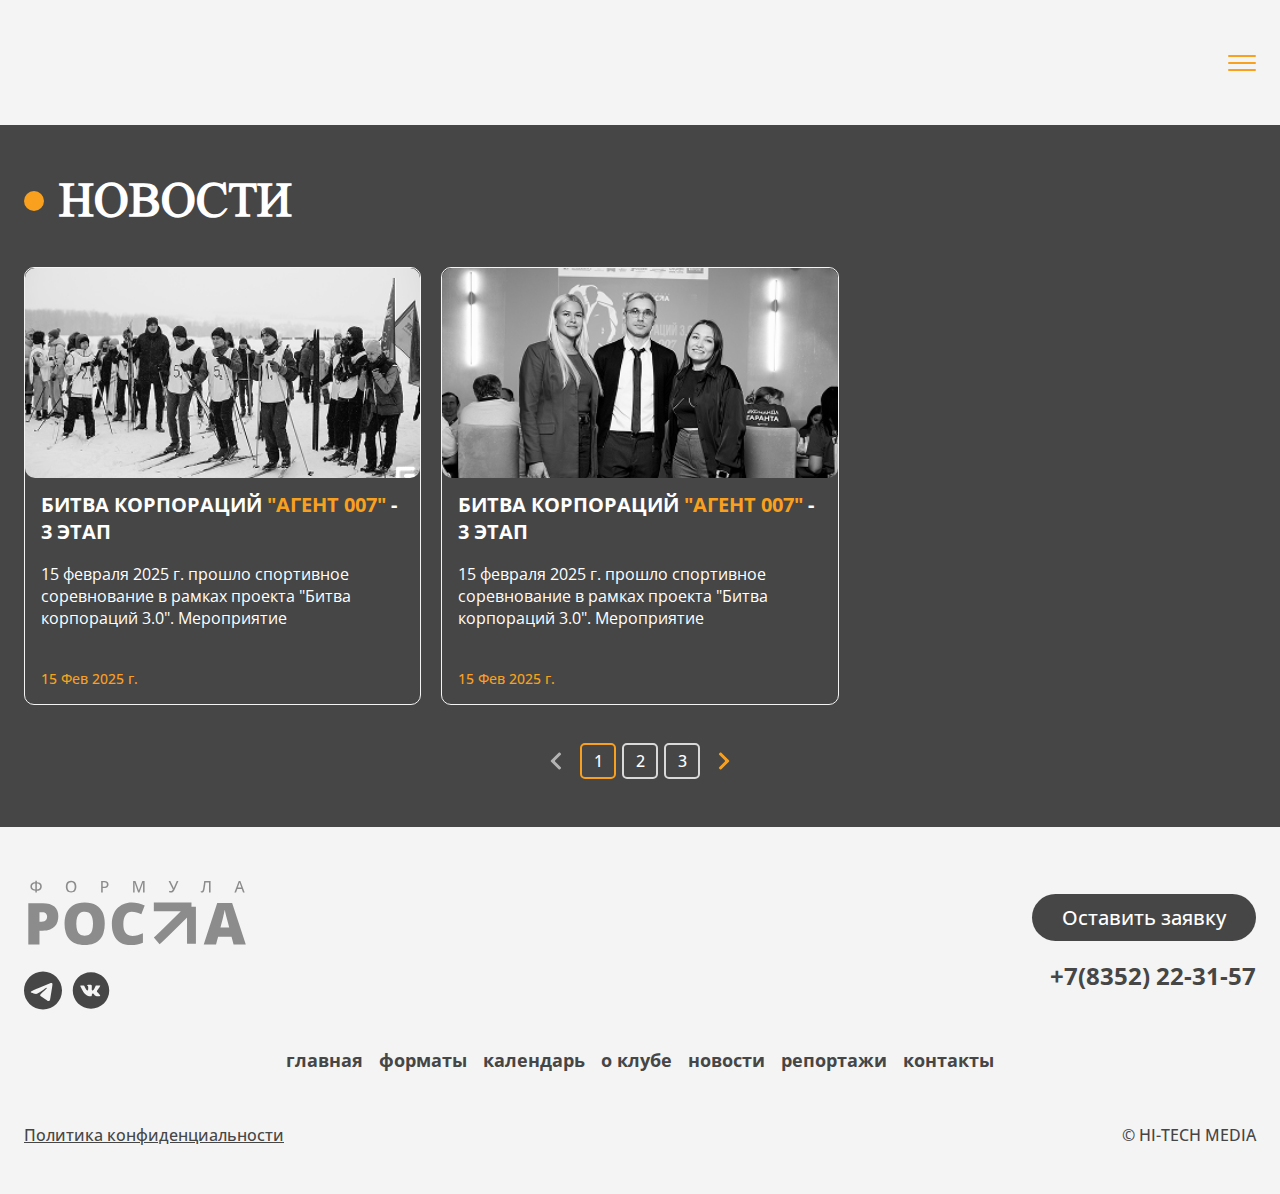
<file: pages/news.html>
<!DOCTYPE html>
<html lang="ru">
<head>
    <meta charset="UTF-8">
    <meta name="viewport" content="width=device-width, initial-scale=1.0">
    <title>Новости</title>
    <link rel="stylesheet" href="/assets/libs/swiper-bundle.min.css">
    <link rel="stylesheet" href="/css/main.css">
</head>
<body>
    <header class="header">
        <div class="container">
            <div class="header__wrapper">
                <a href="/" class="header__logo">
                    <img src="/assets/img/icons/logo.svg" alt="">
                </a>
                <nav class="menu">
                    <ul class="menu-nav">
                        <li class="menu-nav__item">
                            <a href="" class="menu-nav__link menu-nav__link--active">ГЛАВНАЯ</a>
                        </li>
                        <li class="menu-nav__item">
                            <a href="" class="menu-nav__link">форматы</a>
                        </li>
                        <li class="menu-nav__item">
                            <a href="" class="menu-nav__link">КАЛЕНДАРЬ</a>
                        </li>
                        <li class="menu-nav__item">
                            <a href="" class="menu-nav__link">о КЛУБЕ</a>
                        </li>
                        <li class="menu-nav__item dropdown-menu dropdown-menu--relative">
                            <a href="" class="menu-nav__link dropdown-menu__toggle">
                                НОВОСТИ
                                <svg width="14" height="9" viewBox="0 0 14 9" fill="none" xmlns="http://www.w3.org/2000/svg">
                                    <path d="M7 9L-2.38418e-07 1.71515L1.64576 0L7 5.57576L12.3531 0L14 1.71394L7 9Z" fill="#464646" />
                                </svg>
                            </a>
                            <div class="dropdown-menu__container">
                                <div class="dropdown">
                                    <div class="dropdown__wrapper">
                                        <ul class="dropdown__list">
                                            <li class="dropdown__item">
                                                <a href="" class="dropdown__link">Заказчикам</a>
                                            </li>
                                            <li class="dropdown__item">
                                                <a href="" class="dropdown__link">Выполненные проекты</a>
                                            </li>
                                            <li class="dropdown__item">
                                                <a href="" class="dropdown__link">Новости компании </a>
                                            </li>
                                            <li class="dropdown__item">
                                                <a href="" class="dropdown__link">Полезные статьи</a>
                                            </li>
                                        </ul>
                                    </div>
                                </div>
                            </div>
                        </li>
                        <li class="menu-nav__item">
                            <a href="" class="menu-nav__link">КОНТАКТЫ</a>
                        </li>
                    </ul>
                </nav>
                <div class="header__right">
                    <button class="header__btn">Оставить заявку</button>
                    <ul class="social-list">
                        <li class="social-list__item">
                            <a href="" class="social-list__link">
                                <img src="/assets/img/icons/i-tg.svg" alt="">
                            </a>
                        </li>
                        <li class="social-list__item">
                            <a href="" class="social-list__link">
                                <img src="/assets/img/icons/i-vk.svg" alt="">
                            </a>
                        </li>
                    </ul>
                </div>
                <button class="btn-menu">
                    <span></span>
                    <span></span>
                    <span></span>
                </button>
            </div>
        </div>
    </header>

    <main>
        <!-- Новости -->
        <section class="section section--type-1 section--bg-dark">
            <div class="container">
                <h2 class="light">Новости</h2>
                <div class="container__inner">
                    <div class="news">
                        <div class="news__wrapper">
                            <div class="news__item">
                                <div class="news-card">
                                    <a href="" class="news-card__top">
                                        <img src="/assets/img/news/news-1.png" class="news-card__img" alt="">
                                        <span class="news-card__read">
                                            Читать
                                            <svg width="21" height="13" viewBox="0 0 21 13" fill="none" xmlns="http://www.w3.org/2000/svg">
                                                <path d="M0 6.32258H19M19 6.32258L12.1887 12M19 6.32258L12.1887 1" stroke-width="2" />
                                            </svg>
                                        </span>
                                    </a>
                                    <div class="news-card__body">
                                        <a href="" class="news-card__name">Битва корпораций <span>"Агент 007"</span> - 3 этап</a>
                                        <p class="news-card__text">15 февраля 2025 г. прошло спортивное соревнование в рамках проекта "Битва корпораций 3.0". Мероприятие</p>
                                        <span class="news-card__date">15 Фев 2025 г.</span>
                                    </div>
                                </div>
                            </div>
                            <div class="news__item">
                                <div class="news-card">
                                    <a href="" class="news-card__top">
                                        <img src="/assets/img/news/news-2.png" class="news-card__img" alt="">
                                        <span class="news-card__read">
                                            Читать
                                            <svg width="21" height="13" viewBox="0 0 21 13" fill="none" xmlns="http://www.w3.org/2000/svg">
                                                <path d="M0 6.32258H19M19 6.32258L12.1887 12M19 6.32258L12.1887 1" stroke-width="2" />
                                            </svg>
                                        </span>
                                    </a>
                                    <div class="news-card__body">
                                        <a href="" class="news-card__name">Битва корпораций <span>"Агент 007"</span> - 3 этап</a>
                                        <p class="news-card__text">15 февраля 2025 г. прошло спортивное соревнование в рамках проекта "Битва корпораций 3.0". Мероприятие</p>
                                        <span class="news-card__date">15 Фев 2025 г.</span>
                                    </div>
                                </div>
                            </div>
                        </div>
                        <div class="news__bottom">
                            <div class="pagination">
                                <ul class="pagination-list">
                                    <li class="pagination-list__item">
                                        <a href="#" class="pagination-list__prev disabled">
                                            <svg width="12" height="18" viewBox="0 0 12 18" fill="none" xmlns="http://www.w3.org/2000/svg">
                                                <path d="M1.06973 8.29288C0.679148 8.68339 0.679121 9.3166 1.06967 9.70715L8.67089 17.3084C9.06122 17.6987 9.694 17.6989 10.0846 17.3089L10.7917 16.6028C11.1827 16.2123 11.1829 15.5786 10.7919 15.1879L5.30788 9.7074C4.91702 9.31679 4.91705 8.68321 5.30795 8.29265L10.7923 2.81309C11.1831 2.42262 11.1832 1.78921 10.7926 1.39857L10.086 0.692033C9.69555 0.301531 9.06243 0.301506 8.67189 0.691974L1.06973 8.29288Z" />
                                            </svg>
                                        </a>
                                    </li>
                                    <li class="pagination-list__item">
                                        <a href="#" class="pagination-list__link pagination-list__link--active">1</a>
                                    </li>
                                    <li class="pagination-list__item">
                                        <a href="#" class="pagination-list__link">2</a>
                                    </li>
                                    <li class="pagination-list__item">
                                        <a href="#" class="pagination-list__link">3</a>
                                    </li>
                                    <li class="pagination-list__item">
                                        <a href="#" class="pagination-list__next">
                                            <svg width="12" height="18" viewBox="0 0 12 18" fill="none" xmlns="http://www.w3.org/2000/svg">
                                                <path d="M10.9303 9.70712C11.3209 9.31661 11.3209 8.6834 10.9303 8.29285L3.32911 0.691623C2.93878 0.301294 2.306 0.301071 1.91539 0.691123L1.20834 1.39718C0.817252 1.78771 0.817132 2.42144 1.20807 2.81212L6.69212 8.2926C7.08298 8.68321 7.08295 9.31679 6.69205 9.70735L1.20772 15.1869C0.816907 15.5774 0.81677 16.2108 1.20741 16.6014L1.91395 17.308C2.30445 17.6985 2.93757 17.6985 3.32811 17.308L10.9303 9.70712Z" />
                                            </svg>
                                        </a>
                                    </li>
                                </ul>
                            </div>
                        </div>
                    </div>
                </div>
            </div>
        </section>
    </main>

    <footer class="footer">
        <div class="container">
            <div class="footer__wrapper">
                <div class="footer__left">
                    <a href="" class="footer__logo">
                        <img src="/assets/img/icons/footer-logo.svg" alt="">
                    </a>
                    <ul class="social-list">
                        <li class="social-list__item">
                            <a href="" class="social-list__link">
                                <img src="/assets/img/icons/i-tg.svg" alt="">
                            </a>
                        </li>
                        <li class="social-list__item">
                            <a href="" class="social-list__link">
                                <img src="/assets/img/icons/i-vk.svg" alt="">
                            </a>
                        </li>
                    </ul>
                </div>
                <ul class="footer-menu">
                    <li class="footer-menu__item">
                        <a href="" class="footer-menu__link">ГЛАВНАЯ</a>
                    </li>
                    <li class="footer-menu__item">
                        <a href="" class="footer-menu__link">форматы</a>
                    </li>
                    <li class="footer-menu__item">
                        <a href="" class="footer-menu__link">КАЛЕНДАРЬ</a>
                    </li>
                    <li class="footer-menu__item">
                        <a href="" class="footer-menu__link">о КЛУБЕ</a>
                    </li>
                    <li class="footer-menu__item">
                        <a href="" class="footer-menu__link">НОВОСТИ</a>
                    </li>
                    <li class="footer-menu__item">
                        <a href="" class="footer-menu__link">репортажи</a>
                    </li>
                    <li class="footer-menu__item">
                        <a href="" class="footer-menu__link">КОНТАКТЫ</a>
                    </li>
                </ul>
                <div class="footer__right">
                    <button class="btn footer__btn">Оставить заявку</button>
                    <a href="tel:" class="footer__phone">+7(8352) 22-31-57</a>
                </div>
            </div>
            <div class="footer__bottom">
                <a href="" class="footer__link">Политика конфиденциальности</a>
                <a href="" class="footer__copyright">© HI-TECH MEDIA</a>
            </div>
        </div>
    </footer>

    <script src="/assets/libs/jquery.min.js"></script>
    <script src="/assets/libs/swiper-bundle.min.js"></script>
    <script src="/assets/js/script.js"></script>
    <script src="/assets/js/swiper.js"></script>
</body>
</html>
</file>
<file: css/main.css>
/* Reset and base styles  */
@import url("../assets/fonts/stylesheet.css");
* {
  padding: 0px;
  margin: 0px;
  border: none;
}

*,
*::before,
*::after {
  -webkit-box-sizing: border-box;
          box-sizing: border-box;
}

/* Links */
a, a:link, a:visited {
  text-decoration: none;
}

a:hover {
  text-decoration: none;
}

/* Common */
aside, nav, footer, header, section, main {
  display: block;
}

h1, h2, h3, h4, h5, h6, p {
  font-size: inherit;
  font-weight: inherit;
}

ul, ul li {
  list-style: none;
}

img {
  vertical-align: top;
}

img, svg {
  max-width: 100%;
  height: auto;
}

address {
  font-style: normal;
}

/* Form */
input, textarea, button, select {
  font-family: inherit;
  font-size: inherit;
  color: inherit;
  background-color: transparent;
}

input::-ms-clear {
  display: none;
}

button, input[type=submit] {
  display: inline-block;
  -webkit-box-shadow: none;
          box-shadow: none;
  background-color: transparent;
  background: none;
  cursor: pointer;
}

input:focus, input:active,
button:focus, button:active {
  outline: none;
}

button::-moz-focus-inner {
  padding: 0;
  border: 0;
}

label {
  cursor: pointer;
}

legend {
  display: block;
}

@-webkit-keyframes uicoreFadeInDown {
  0% {
    -webkit-transform: translate3d(0, -7vh, 0);
            transform: translate3d(0, -7vh, 0);
  }
  to {
    -webkit-transform: translateZ(0);
            transform: translateZ(0);
  }
}

@keyframes uicoreFadeInDown {
  0% {
    -webkit-transform: translate3d(0, -7vh, 0);
            transform: translate3d(0, -7vh, 0);
  }
  to {
    -webkit-transform: translateZ(0);
            transform: translateZ(0);
  }
}
@-webkit-keyframes uicoreFadeIn {
  0% {
    opacity: 0;
  }
  to {
    opacity: 1;
  }
}
@keyframes uicoreFadeIn {
  0% {
    opacity: 0;
  }
  to {
    opacity: 1;
  }
}
html,
body {
  font-family: "Open Sans", sans-serif;
  scroll-behavior: smooth;
  overflow-x: hidden;
  display: -webkit-box;
  display: -ms-flexbox;
  display: flex;
  -webkit-box-orient: vertical;
  -webkit-box-direction: normal;
      -ms-flex-direction: column;
          flex-direction: column;
  min-height: 100dvh;
}

h2 {
  width: -webkit-fit-content;
  width: -moz-fit-content;
  width: fit-content;
  position: relative;
  font-family: "Times New Roman", sans-serif;
  font-weight: 700;
  font-size: 48px;
  line-height: 117%;
  text-transform: uppercase;
  padding-left: 35px;
}
@media (max-width: 768px) {
  h2 {
    font-size: 40px;
  }
}
@media (max-width: 480px) {
  h2 {
    font-size: 32px;
    padding-left: 28px;
  }
}
@media (max-width: 375px) {
  h2 {
    font-size: 25px;
    padding-left: 24px;
  }
}
h2.dark {
  color: #464646;
}
h2.light {
  color: #fff;
}
h2::before {
  content: "";
  width: 20px;
  height: 20px;
  border-radius: 50%;
  background: #F9A11E;
  position: absolute;
  top: 50%;
  left: 0;
  -webkit-transform: translateY(-50%);
          transform: translateY(-50%);
}
@media (max-width: 768px) {
  h2::before {
    width: 17px;
    height: 17px;
  }
}
@media (max-width: 480px) {
  h2::before {
    width: 13px;
    height: 13px;
  }
}

.container {
  max-width: 1440px;
  width: 100%;
  margin: 0 auto;
}
.container__inner {
  margin-top: 38px;
}
@media (max-width: 768px) {
  .container__inner {
    margin-top: 28px;
  }
}
@media (max-width: 1440px) {
  .container {
    padding: 0 24px;
  }
}
@media (max-width: 768px) {
  .container {
    padding: 0 16px;
  }
}

.left-padding {
  padding-left: calc((100vw - 100px) / 2);
}
@media (max-width: 1440px) {
  .left-padding {
    padding-left: 24px;
  }
}
@media (max-width: 768px) {
  .left-padding {
    padding-left: 16px;
  }
}

.no-scroll {
  overflow: hidden;
}

.header {
  position: relative;
  background: #f4f4f4;
}
.header__wrapper {
  position: relative;
  display: -webkit-box;
  display: -ms-flexbox;
  display: flex;
  -webkit-box-pack: justify;
      -ms-flex-pack: justify;
          justify-content: space-between;
  -webkit-box-align: center;
      -ms-flex-align: center;
          align-items: center;
  padding: 24px 0;
  z-index: 6;
}
@media (max-width: 768px) {
  .header__wrapper {
    padding: 20px 0;
  }
}
@media (max-width: 480px) {
  .header__wrapper {
    padding: 18px 0;
  }
}
.header__logo {
  -webkit-animation-delay: 150ms;
          animation-delay: 150ms;
  -webkit-animation-duration: 0.5s;
          animation-duration: 0.5s;
  opacity: 0;
  -webkit-animation-fill-mode: forwards;
          animation-fill-mode: forwards;
  -webkit-animation-name: uicoreFadeInDown, uicoreFadeIn;
          animation-name: uicoreFadeInDown, uicoreFadeIn;
  -webkit-animation-play-state: paused;
          animation-play-state: paused;
  -webkit-animation-timing-function: cubic-bezier(0.22, 1, 0.36, 1), cubic-bezier(0, 0, 0.2, 1);
          animation-timing-function: cubic-bezier(0.22, 1, 0.36, 1), cubic-bezier(0, 0, 0.2, 1);
  -webkit-animation-play-state: running;
          animation-play-state: running;
}
@media (max-width: 480px) {
  .header__logo {
    max-width: 113px;
  }
}
.header__right {
  display: -webkit-box;
  display: -ms-flexbox;
  display: flex;
  -webkit-box-align: center;
      -ms-flex-align: center;
          align-items: center;
  gap: 30px;
}
@media (max-width: 1280px) {
  .header__right {
    display: none;
  }
}
.header__btn {
  -webkit-animation-delay: 1s;
          animation-delay: 1s;
  -webkit-animation-duration: 4.9s;
          animation-duration: 4.9s;
  opacity: 0;
  -webkit-animation-fill-mode: forwards;
          animation-fill-mode: forwards;
  -webkit-animation-name: uicoreFadeInDown, uicoreFadeIn;
          animation-name: uicoreFadeInDown, uicoreFadeIn;
  -webkit-animation-play-state: paused;
          animation-play-state: paused;
  -webkit-animation-timing-function: cubic-bezier(0.22, 1, 0.36, 1), cubic-bezier(0, 0, 0.2, 1);
          animation-timing-function: cubic-bezier(0.22, 1, 0.36, 1), cubic-bezier(0, 0, 0.2, 1);
  -webkit-animation-play-state: running;
          animation-play-state: running;
  padding: 10px 30px;
  border-radius: 30px;
  background: #464646;
  font-weight: 500;
  font-size: 20px;
  text-align: center;
  color: #fff;
  -webkit-transition: color 0.3s;
  transition: color 0.3s;
}
.header__btn:hover {
  color: #F9A11E;
}
@media (min-width: 1280px) {
  .header .social-list {
    -webkit-animation-delay: 1.15s;
            animation-delay: 1.15s;
    -webkit-animation-duration: 4s;
            animation-duration: 4s;
    opacity: 0;
    -webkit-animation-fill-mode: forwards;
            animation-fill-mode: forwards;
    -webkit-animation-name: uicoreFadeInDown, uicoreFadeIn;
            animation-name: uicoreFadeInDown, uicoreFadeIn;
  }
}

.modal {
  opacity: 0;
}
.modal.active {
  opacity: 1;
}
.modal.active::before {
  pointer-events: all;
}
.modal.active .modal__body {
  pointer-events: all;
}
.modal__body {
  position: fixed;
  top: 50%;
  left: 50%;
  translate: -50% -50%;
  z-index: 8;
  pointer-events: none;
}
.modal__info {
  height: 100%;
}
.modal__wrapper {
  position: relative;
  background: #F8F8F8;
  border-radius: 20px;
}
.modal::before {
  content: "";
  position: fixed;
  left: 0;
  right: 0;
  top: 0;
  bottom: 0;
  width: 100vw;
  height: 100%;
  background: rgba(0, 0, 0, 0.4);
  -webkit-backdrop-filter: blur(3px);
          backdrop-filter: blur(3px);
  z-index: 7;
  pointer-events: none;
}

.menu {
  display: -webkit-inline-box;
  display: -ms-inline-flexbox;
  display: inline-flex;
}
@media (max-width: 1280px) {
  .menu {
    display: none;
  }
}

.btn-menu {
  display: none;
  -webkit-box-orient: vertical;
  -webkit-box-direction: normal;
      -ms-flex-direction: column;
          flex-direction: column;
  -webkit-box-pack: center;
      -ms-flex-pack: center;
          justify-content: center;
  position: relative;
  width: 28px;
  height: 16px;
}
@media (max-width: 1280px) {
  .btn-menu {
    display: -webkit-box;
    display: -ms-flexbox;
    display: flex;
  }
}
.btn-menu span {
  position: absolute;
  background: #F9A11E;
  border-radius: 100px;
  width: 100%;
  height: 2px;
  -webkit-transition: all 0.3s;
  transition: all 0.3s;
}
.btn-menu span:first-child {
  top: 0;
  left: 0;
  -webkit-transform-origin: center;
          transform-origin: center;
}
.btn-menu span:nth-of-type(2) {
  top: 50%;
  -webkit-transform: translateY(-50%);
          transform: translateY(-50%);
  left: 0;
}
.btn-menu span:last-child {
  bottom: 0;
  left: 0;
  -webkit-transform-origin: center;
          transform-origin: center;
}
.btn-menu--open {
  height: 22px;
  overflow: hidden;
}
.btn-menu--open span:first-child {
  display: block;
  rotate: 45deg;
  top: auto;
}
.btn-menu--open span:nth-of-type(2) {
  -webkit-transform: translateX(100%);
          transform: translateX(100%);
}
.btn-menu--open span:last-child {
  display: block;
  rotate: -45deg;
  bottom: auto;
}

.menu-nav {
  display: -webkit-box;
  display: -ms-flexbox;
  display: flex;
  -webkit-box-align: center;
      -ms-flex-align: center;
          align-items: center;
  gap: 40px;
}
@media (max-width: 1440px) {
  .menu-nav {
    gap: 16px;
  }
}
.menu-nav__item {
  display: -webkit-box;
  display: -ms-flexbox;
  display: flex;
}
.menu-nav__link {
  display: block;
  font-weight: 500;
  font-size: 20px;
  text-transform: lowercase;
  color: #464646;
}
@media (max-width: 1024px) {
  .menu-nav__link {
    font-size: 16px;
  }
}
.menu-nav__link--active {
  color: #F9A11E;
}

.btn {
  width: -webkit-fit-content;
  width: -moz-fit-content;
  width: fit-content;
  padding: 10px 30px;
  border-radius: 30px;
  display: -webkit-box;
  display: -ms-flexbox;
  display: flex;
  -webkit-box-align: center;
      -ms-flex-align: center;
          align-items: center;
  gap: 10px;
  font-weight: 500;
  font-size: 20px;
  text-align: center;
  color: #464646;
  text-shadow: 0 4px 8px 0 rgba(0, 24, 72, 0.1);
  -webkit-transition: all 0.3s;
  transition: all 0.3s;
}
@media (max-width: 1024px) {
  .btn {
    padding: 10px 25px;
    font-size: 18px;
  }
}
@media (max-width: 480px) {
  .btn {
    padding: 10px 20px;
    font-size: 14px;
  }
}
@media (max-width: 375px) {
  .btn {
    padding: 10px 14px;
  }
}
.btn--dark {
  border: 1px solid #464646;
  background: rgba(255, 255, 255, 0.47);
}
.btn--dark svg {
  -webkit-transition: translate 0.3s;
  transition: translate 0.3s;
}
.btn--dark:hover {
  border-color: #F9A11E;
}
.btn--dark:hover svg {
  translate: 4px;
}
.btn--light {
  border: 1px solid #fff;
  background: #fff;
}
.btn--light svg {
  -webkit-transition: translate 0.3s;
  transition: translate 0.3s;
}
.btn--light:hover {
  color: #F9A11E;
}
.btn--light:hover svg {
  translate: 4px;
}
.btn svg {
  stroke: #F9A11E;
  -ms-flex-negative: 0;
      flex-shrink: 0;
}
@media (max-width: 768px) {
  .btn svg {
    width: 23px;
  }
}

.social-list {
  display: -webkit-box;
  display: -ms-flexbox;
  display: flex;
  -webkit-box-align: center;
      -ms-flex-align: center;
          align-items: center;
  gap: 10px;
  -ms-flex-negative: 0;
      flex-shrink: 0;
}
.social-list__icon {
  max-height: 38px;
}

.dropdown {
  border-radius: 15px;
  border: 1px solid #464646;
  background: rgba(248, 248, 248, 0.7);
  padding: 10px 30px;
  overflow: hidden;
  position: relative;
}
.dropdown__list {
  display: -webkit-box;
  display: -ms-flexbox;
  display: flex;
  -webkit-box-orient: vertical;
  -webkit-box-direction: normal;
      -ms-flex-direction: column;
          flex-direction: column;
}
.dropdown__link {
  display: block;
  white-space: nowrap;
  -webkit-transition: color 0.3s;
  transition: color 0.3s;
  color: #464646;
  text-align: center;
  text-shadow: 0px 4px 8px rgba(0, 24, 72, 0.1);
  font-size: 20px;
  font-weight: 500;
  line-height: normal;
}
.dropdown__link:hover {
  color: #F9A11E;
}

.dropdown-menu--relative {
  position: relative;
}
.dropdown-menu--relative .dropdown-menu__container {
  top: calc(100% + 18px);
  left: -18px;
}
.dropdown-menu--relative:hover::after {
  bottom: -18px;
}
.dropdown-menu:hover::after {
  content: "";
  background: transparent;
  width: 100%;
  height: 18px;
  position: absolute;
  left: 0;
}
.dropdown-menu:hover .dropdown-menu__toggle {
  color: #F9A11E;
}
.dropdown-menu:hover .dropdown-menu__toggle svg {
  fill: #F9A11E;
  rotate: 180deg;
}
.dropdown-menu:hover .dropdown-menu__container {
  opacity: 1;
  pointer-events: all;
  -webkit-transform: translateY(0);
          transform: translateY(0);
}
.dropdown-menu--main .dropdown-menu__toggle {
  color: #F9A11E;
}
.dropdown-menu__toggle {
  display: -webkit-box;
  display: -ms-flexbox;
  display: flex;
  -webkit-box-align: center;
      -ms-flex-align: center;
          align-items: center;
  gap: 6px;
}
.dropdown-menu__toggle svg {
  fill: #323232;
  -webkit-transition: all 0.3s;
  transition: all 0.3s;
}
.dropdown-menu__toggle:hover svg {
  rotate: 180deg;
  fill: #F9A11E;
}
.dropdown-menu__container {
  opacity: 0;
  -webkit-transition: opacity 0.3s, -webkit-transform 0.3s;
  transition: opacity 0.3s, -webkit-transform 0.3s;
  transition: transform 0.3s, opacity 0.3s;
  transition: transform 0.3s, opacity 0.3s, -webkit-transform 0.3s;
  -webkit-transform: translateY(10px);
          transform: translateY(10px);
  pointer-events: none;
  position: absolute;
  -webkit-box-shadow: 0 0 36px 0 rgba(50, 50, 50, 0.15);
          box-shadow: 0 0 36px 0 rgba(50, 50, 50, 0.15);
  border-radius: 30px;
}

.section {
  background-repeat: no-repeat;
  background-size: cover;
  background-position: 50%;
  position: relative;
}
.section--type-1 {
  padding: 48px 0;
}
@media (max-width: 768px) {
  .section--type-1 {
    padding: 38px 0;
  }
}
@media (max-width: 480px) {
  .section--type-1 {
    padding: 28px 0;
  }
}
.section--type-2 {
  padding: 38px 0 104px;
}
.section--bg-dark {
  background: #464646;
}
.section--bg-grey {
  background: #f4f4f4;
  padding: 0;
  display: grid;
  grid-template-rows: 0fr;
  overflow: hidden;
  -webkit-transition: all 0.3s;
  transition: all 0.3s;
}
.section--bg-grey.open {
  padding: 48px 0;
  grid-template-rows: 1fr;
}
.section--bg-grey.open .about-details__right, .section--bg-grey.open .about-details__left {
  opacity: 1;
}
.section--bg-grey .container {
  min-height: 0;
}
.section--calendar {
  background: #f4f4f4;
}
.section--banner {
  position: relative;
  background-image: url(/assets/img/bg/banner-bg.png);
  background-repeat: no-repeat;
  background-position: center;
  min-height: 890px;
}
@media (max-width: 1024px) {
  .section--banner {
    min-height: 640px;
  }
}
@media (max-width: 768px) {
  .section--banner {
    min-height: 540px;
  }
}
.section--banner::before, .section--banner::after {
  content: "";
  position: absolute;
  width: 100%;
  left: 0;
  pointer-events: none;
}
.section--banner::before {
  height: 800px;
  top: 0;
  background: -webkit-gradient(linear, left bottom, left top, from(rgba(255, 255, 255, 0)), color-stop(73%, rgb(255, 255, 255)), to(rgb(255, 255, 255)));
  background: linear-gradient(0deg, rgba(255, 255, 255, 0) 0%, rgb(255, 255, 255) 73%, rgb(255, 255, 255) 100%);
}
@media (max-width: 1024px) {
  .section--banner::before {
    height: 550px;
  }
}
@media (max-width: 768px) {
  .section--banner::before {
    height: 450px;
  }
}
@media (max-width: 480px) {
  .section--banner::before {
    height: 500px;
  }
}
.section--banner::after {
  height: 500px;
  bottom: 0;
  background: -webkit-gradient(linear, left bottom, left top, from(rgb(255, 255, 255)), color-stop(50%, rgba(255, 255, 255, 0.5)), to(rgba(255, 255, 255, 0)));
  background: linear-gradient(0deg, rgb(255, 255, 255) 0%, rgba(255, 255, 255, 0.5) 50%, rgba(255, 255, 255, 0) 100%);
}
@media (max-width: 1024px) {
  .section--banner::after {
    height: 300px;
  }
}
@media (max-width: 768px) {
  .section--banner::after {
    height: 200px;
    background: -webkit-gradient(linear, left bottom, left top, from(rgb(255, 255, 255)), color-stop(70%, rgba(255, 255, 255, 0.6)), to(rgba(255, 255, 255, 0)));
    background: linear-gradient(0deg, rgb(255, 255, 255) 0%, rgba(255, 255, 255, 0.6) 70%, rgba(255, 255, 255, 0) 100%);
  }
}
@media (max-width: 480px) {
  .section--banner::after {
    height: 150px;
  }
}
.section--contacts {
  padding: 150px 0;
}
@media (max-width: 768px) {
  .section--contacts {
    padding: 38px 0;
  }
}
@media (max-width: 480px) {
  .section--contacts {
    padding: 28px 0;
  }
}
.section--gallery {
  padding: 68px 0 48px;
}
@media (max-width: 768px) {
  .section--gallery {
    padding: 58px 0 38px;
  }
}
@media (max-width: 480px) {
  .section--gallery {
    padding: 48px 0 20px;
  }
}
.section--error {
  padding: 116px 0;
}
@media (max-width: 768px) {
  .section--error {
    padding: 50px 0;
  }
}
@media (max-width: 480px) {
  .section--error {
    padding: 59px 0 98px;
  }
}

.advantages {
  max-width: 954px;
  margin: -169px auto 0;
}
@media (max-width: 1024px) {
  .advantages {
    margin: -116px auto 0;
  }
}
@media (max-width: 600px) {
  .advantages {
    margin: -90px auto 0;
  }
}
.advantages__wrapper {
  display: grid;
  grid-template-columns: repeat(10, 1fr);
  row-gap: 60px;
}
@media (max-width: 1024px) {
  .advantages__wrapper {
    row-gap: 40px;
  }
}
@media (max-width: 600px) {
  .advantages__wrapper {
    grid-template-columns: 1fr;
    row-gap: 24px;
  }
}
.advantages__item {
  display: -webkit-box;
  display: -ms-flexbox;
  display: flex;
  -webkit-box-align: start;
      -ms-flex-align: start;
          align-items: start;
  gap: 22px;
  position: relative;
}
@media (max-width: 1024px) {
  .advantages__item {
    gap: 16px;
  }
}
@media (max-width: 600px) {
  .advantages__item {
    gap: 14px;
  }
}
.advantages__item:nth-child(1) {
  grid-column: 1/7;
  border-right: 1px solid #F9A11E;
}
@media (max-width: 1024px) {
  .advantages__item:nth-child(1) {
    padding-right: 17px;
  }
}
@media (max-width: 600px) {
  .advantages__item:nth-child(1) {
    padding-right: 0;
    grid-column: auto;
    border-right: none;
  }
}
.advantages__item:nth-child(1)::after {
  content: "";
  width: 100%;
  height: 1px;
  background-color: #F9A11E;
  position: absolute;
  bottom: -30px;
  left: 0;
}
@media (max-width: 1024px) {
  .advantages__item:nth-child(1)::after {
    bottom: -20px;
  }
}
@media (max-width: 600px) {
  .advantages__item:nth-child(1)::after {
    bottom: -12px;
  }
}
.advantages__item:nth-child(2) {
  grid-column: 7/13;
  padding-left: 70px;
}
@media (max-width: 1024px) {
  .advantages__item:nth-child(2) {
    padding-left: 17px;
  }
}
@media (max-width: 600px) {
  .advantages__item:nth-child(2) {
    padding-left: 0;
    grid-column: auto;
  }
}
.advantages__item:nth-child(2)::after {
  content: "";
  width: 100%;
  height: 1px;
  background-color: #F9A11E;
  position: absolute;
  bottom: -30px;
  left: 0;
}
@media (max-width: 1024px) {
  .advantages__item:nth-child(2)::after {
    bottom: -20px;
  }
}
@media (max-width: 600px) {
  .advantages__item:nth-child(2)::after {
    bottom: -12px;
  }
}
.advantages__item:nth-child(3) {
  grid-column: 1/5;
  grid-row: 2/3;
  padding-right: 75px;
  border-right: 1px solid #F9A11E;
}
@media (max-width: 1024px) {
  .advantages__item:nth-child(3) {
    padding-right: 17px;
  }
}
@media (max-width: 600px) {
  .advantages__item:nth-child(3) {
    border-right: none;
    padding-right: 0;
    grid-column: auto;
    grid-row: auto;
  }
}
.advantages__item:nth-child(3)::after {
  width: 100%;
  height: 1px;
  background-color: #F9A11E;
  position: absolute;
  left: 0;
}
@media (max-width: 600px) {
  .advantages__item:nth-child(3)::after {
    content: "";
    bottom: -12px;
  }
}
.advantages__item:nth-child(4) {
  grid-column: 5/13;
  grid-row: 2/3;
  padding-left: 75px;
  display: -webkit-box;
  display: -ms-flexbox;
  display: flex;
  justify-self: end;
}
@media (max-width: 1024px) {
  .advantages__item:nth-child(4) {
    padding-left: 17px;
  }
}
@media (max-width: 600px) {
  .advantages__item:nth-child(4) {
    padding-left: 0;
    grid-column: auto;
    grid-row: auto;
    justify-self: start;
  }
}
@media (max-width: 600px) {
  .advantages__item-number {
    width: 84px;
    text-align: center;
    -ms-flex-negative: 0;
        flex-shrink: 0;
  }
}
.advantages__item-number span {
  font-family: "Times New Roman", sans-serif;
  font-weight: 700;
  font-size: 64px;
  line-height: 117%;
  text-transform: uppercase;
  color: #464646;
}
@media (max-width: 1024px) {
  .advantages__item-number span {
    font-size: 56px;
  }
}
@media (max-width: 1024px) {
  .advantages__item-number span {
    font-size: 44px;
  }
}
@media (max-width: 600px) {
  .advantages__item-number span {
    font-size: 41px;
  }
}
.advantages__item-right {
  display: -webkit-box;
  display: -ms-flexbox;
  display: flex;
  -webkit-box-orient: vertical;
  -webkit-box-direction: normal;
      -ms-flex-direction: column;
          flex-direction: column;
}
.advantages__item-title {
  font-weight: 700;
  font-size: 24px;
  color: #464646;
}
@media (max-width: 1024px) {
  .advantages__item-title {
    font-size: 20px;
  }
}
@media (max-width: 1024px) {
  .advantages__item-title {
    font-size: 18px;
  }
}
@media (max-width: 600px) {
  .advantages__item-title {
    font-size: 15px;
  }
}
.advantages__item-text {
  margin-top: 4px;
  font-weight: 500;
  font-size: 20px;
  color: #464646;
}
@media (max-width: 1024px) {
  .advantages__item-text {
    font-size: 16px;
  }
}
@media (max-width: 1024px) {
  .advantages__item-text {
    font-size: 14px;
  }
}
@media (max-width: 600px) {
  .advantages__item-text {
    font-size: 12px;
  }
}

.about-club__wrapper {
  display: grid;
  grid-template-columns: repeat(4, 1fr);
  row-gap: 38px;
  -webkit-column-gap: 20px;
     -moz-column-gap: 20px;
          column-gap: 20px;
  grid-template-areas: "a a b b" ". c c .";
}
@media (max-width: 1024px) {
  .about-club__wrapper {
    grid-template-areas: "a a b b" "c c c c";
    -webkit-column-gap: 16px;
       -moz-column-gap: 16px;
            column-gap: 16px;
    row-gap: 28px;
  }
}
@media (max-width: 480px) {
  .about-club__wrapper {
    grid-template-columns: 1fr;
    grid-template-areas: "a" "b" "c";
    row-gap: 12px;
  }
}
.about-club__item {
  position: relative;
  border-radius: 10px;
  border: 1px solid rgba(70, 70, 70, 0.6);
  padding: 20px;
}
@media (max-width: 768px) {
  .about-club__item {
    padding: 20px 12px;
  }
}
.about-club__item:hover::after {
  border: 2px solid #F9A11E;
  -webkit-animation: clippath 0.5s linear;
          animation: clippath 0.5s linear;
}
.about-club__item::after {
  content: "";
  position: absolute;
  top: -1px;
  left: -1px;
  right: -1px;
  bottom: -1px;
  -webkit-transition: all 0.5s;
  transition: all 0.5s;
  border-radius: 10px;
  border: 2px solid transparent;
  pointer-events: none;
}
.about-club__item-text {
  font-weight: 500;
  font-size: 20px;
  color: #464646;
}
@media (max-width: 1024px) {
  .about-club__item-text {
    font-size: 18px;
  }
}
@media (max-width: 768px) {
  .about-club__item-text {
    font-size: 16px;
  }
}
.about-club__item-title {
  position: absolute;
  top: -28px;
  z-index: 2;
  font-family: "Times New Roman", sans-serif;
  font-weight: 700;
  font-size: 48px;
  line-height: 117%;
  text-transform: uppercase;
  color: #909090;
  background: #fff;
}
@media (max-width: 768px) {
  .about-club__item-title {
    top: -18px;
    font-size: 32px;
  }
}
.about-club__item--target {
  padding: 36px 30px;
  position: relative;
}
@media (max-width: 768px) {
  .about-club__item--target {
    padding: 36px 20px 16px;
  }
}
@media (max-width: 480px) {
  .about-club__item--target {
    margin-top: 26px;
  }
}
.about-club__item:nth-of-type(1) {
  grid-area: a;
}
.about-club__item:nth-of-type(2) {
  grid-area: b;
}
.about-club__item:nth-of-type(3) {
  grid-area: c;
}
.about-club__bottom {
  margin: 38px auto 0;
  display: -webkit-box;
  display: -ms-flexbox;
  display: flex;
  -webkit-box-pack: center;
      -ms-flex-pack: center;
          justify-content: center;
}
@media (max-width: 768px) {
  .about-club__bottom {
    margin-top: 28px;
  }
}

@-webkit-keyframes clippath {
  0% {
    -webkit-clip-path: polygon(0% 0%, 0% 0%, 0% 0%, 0% 0%);
            clip-path: polygon(0% 0%, 0% 0%, 0% 0%, 0% 0%);
  }
  25% {
    -webkit-clip-path: polygon(0% 0%, 100% 0%, 100% 0%, 0% 0%);
            clip-path: polygon(0% 0%, 100% 0%, 100% 0%, 0% 0%);
  }
  50% {
    -webkit-clip-path: polygon(0% 0%, 100% 0%, 100% 100%, 100% 100%);
            clip-path: polygon(0% 0%, 100% 0%, 100% 100%, 100% 100%);
  }
  75% {
    -webkit-clip-path: polygon(0% 0%, 100% 0%, 100% 100%, 0% 100%);
            clip-path: polygon(0% 0%, 100% 0%, 100% 100%, 0% 100%);
  }
  100% {
    -webkit-clip-path: polygon(0% 0%, 100% 0%, 100% 100%, 0% 100%);
            clip-path: polygon(0% 0%, 100% 0%, 100% 100%, 0% 100%);
  }
}

@keyframes clippath {
  0% {
    -webkit-clip-path: polygon(0% 0%, 0% 0%, 0% 0%, 0% 0%);
            clip-path: polygon(0% 0%, 0% 0%, 0% 0%, 0% 0%);
  }
  25% {
    -webkit-clip-path: polygon(0% 0%, 100% 0%, 100% 0%, 0% 0%);
            clip-path: polygon(0% 0%, 100% 0%, 100% 0%, 0% 0%);
  }
  50% {
    -webkit-clip-path: polygon(0% 0%, 100% 0%, 100% 100%, 100% 100%);
            clip-path: polygon(0% 0%, 100% 0%, 100% 100%, 100% 100%);
  }
  75% {
    -webkit-clip-path: polygon(0% 0%, 100% 0%, 100% 100%, 0% 100%);
            clip-path: polygon(0% 0%, 100% 0%, 100% 100%, 0% 100%);
  }
  100% {
    -webkit-clip-path: polygon(0% 0%, 100% 0%, 100% 100%, 0% 100%);
            clip-path: polygon(0% 0%, 100% 0%, 100% 100%, 0% 100%);
  }
}
.formats__head {
  display: -webkit-box;
  display: -ms-flexbox;
  display: flex;
  -webkit-box-align: center;
      -ms-flex-align: center;
          align-items: center;
  gap: 70px;
  max-width: 832px;
}
@media (max-width: 768px) {
  .formats__head .btn {
    display: none;
  }
}
.formats__top {
  margin-top: 38px;
}
@media (max-width: 768px) {
  .formats__top {
    margin-top: 28px;
  }
}
.formats__text {
  max-width: 832px;
  font-weight: 500;
  font-size: 20px;
  color: #fff;
}
@media (max-width: 768px) {
  .formats__text {
    font-size: 18px;
  }
}
@media (max-width: 480px) {
  .formats__text {
    font-size: 16px;
  }
}
.formats__wrapper {
  margin-top: 38px;
  display: grid;
  grid-template-columns: repeat(auto-fill, minmax(400px, 1fr));
  gap: 20px;
}
@media (max-width: 1024px) {
  .formats__wrapper {
    grid-template-columns: repeat(auto-fill, minmax(300px, 1fr));
    gap: 15px;
  }
}
@media (max-width: 660px) {
  .formats__wrapper {
    grid-template-columns: 1fr;
    max-width: 360px;
    margin: 28px auto 0;
  }
}
@media (max-width: 480px) {
  .formats__wrapper {
    grid-template-columns: unset;
  }
}
.formats__item:last-child {
  display: -webkit-box;
  display: -ms-flexbox;
  display: flex;
  -webkit-box-pack: center;
      -ms-flex-pack: center;
          justify-content: center;
  -webkit-box-align: center;
      -ms-flex-align: center;
          align-items: center;
}
.formats__item:last-child > .btn {
  display: none;
}
@media (max-width: 768px) {
  .formats__item:last-child > .btn {
    display: block;
  }
}
@media (max-width: 660px) {
  .formats__item:last-child > .btn {
    margin-top: 13px;
  }
}

.format-card {
  border-radius: 10px;
  position: relative;
  width: 100%;
  height: 354px;
  background-image: var(--bg-image);
  background-repeat: no-repeat;
  background-size: cover;
  background-position: center;
}
@media (max-width: 1024px) {
  .format-card {
    height: 270px;
  }
}
.format-card::before {
  content: "";
  width: 100%;
  height: 100%;
  pointer-events: none;
  position: absolute;
  inset: 0 0 0 0;
  background-color: rgba(70, 70, 70, 0.8);
  z-index: 1;
}
.format-card__body {
  padding-top: 120px;
  display: -webkit-box;
  display: -ms-flexbox;
  display: flex;
  -webkit-box-orient: vertical;
  -webkit-box-direction: normal;
      -ms-flex-direction: column;
          flex-direction: column;
  -webkit-box-align: center;
      -ms-flex-align: center;
          align-items: center;
  z-index: 2;
  position: relative;
}
@media (max-width: 1024px) {
  .format-card__body {
    padding-top: 90px;
  }
}
.format-card__title {
  margin-bottom: 10px;
  font-family: "Times New Roman", sans-serif;
  font-weight: 700;
  font-size: 36px;
  line-height: 117%;
  text-transform: uppercase;
  text-align: center;
  color: #F9A11E;
}
@media (max-width: 1024px) {
  .format-card__title {
    margin-bottom: 7px;
    font-size: 27px;
  }
}
@media (max-width: 375px) {
  .format-card__title {
    font-size: 24px;
  }
}
.format-card__text {
  font-weight: 700;
  font-size: 20px;
  color: #fff;
}
@media (max-width: 1024px) {
  .format-card__text {
    font-size: 15px;
  }
}
.format-card__bottom {
  position: absolute;
  z-index: 2;
  bottom: 23px;
  right: 14px;
}
@media (max-width: 1024px) {
  .format-card__bottom {
    bottom: 17px;
    right: unset;
    left: 50%;
    -webkit-transform: translateX(-50%);
            transform: translateX(-50%);
  }
}
.format-card__link {
  color: #fff;
  border: 1px solid #fff;
  -webkit-transition: color 0.3s;
  transition: color 0.3s;
}
.format-card__link svg {
  -webkit-transition: translate 0.3s;
  transition: translate 0.3s;
}
.format-card__link:hover {
  color: #F9A11E;
}
.format-card__link:hover svg {
  translate: 4px;
}

.calendar__detail {
  position: relative;
}
.calendar__detail::before, .calendar__detail::after {
  content: "";
  position: absolute;
  top: 0;
  height: 100%;
  width: calc((100vw - 1440px) / 2);
  background: #f4f4f4;
}
@media (max-width: 1440px) {
  .calendar__detail::before, .calendar__detail::after {
    width: 24px;
  }
}
@media (max-width: 768px) {
  .calendar__detail::before, .calendar__detail::after {
    width: 16px;
  }
}
.calendar__detail::before {
  left: calc((100vw - 1440px) / -2);
  height: 100%;
}
@media (max-width: 1440px) {
  .calendar__detail::before {
    left: -24px;
  }
}
@media (max-width: 768px) {
  .calendar__detail::before {
    left: -16px;
  }
}
.calendar__detail::after {
  right: calc((100vw - 1440px) / -2);
}
@media (max-width: 1440px) {
  .calendar__detail::after {
    right: -24px;
  }
}
@media (max-width: 768px) {
  .calendar__detail::after {
    right: -16px;
  }
}
.calendar__top {
  padding-bottom: 16px;
  border-bottom: 1px solid rgba(70, 70, 70, 0.6);
  width: -webkit-fit-content;
  width: -moz-fit-content;
  width: fit-content;
  margin: 0 auto;
}
@media (max-width: 768px) {
  .calendar__top {
    padding-bottom: 12px;
  }
}
.calendar__top-title {
  font-weight: 700;
  font-size: 36px;
  color: #464646;
}
@media (max-width: 768px) {
  .calendar__top-title {
    font-size: 32px;
  }
}
@media (max-width: 480px) {
  .calendar__top-title {
    font-size: 24px;
  }
}
.calendar__top-title span {
  font-family: "Times New Roman", sans-serif;
  font-weight: 700;
  font-size: 64px;
  line-height: 90%;
  text-transform: uppercase;
}
@media (max-width: 480px) {
  .calendar__top-title span {
    font-size: 44px;
  }
}
.calendar__wrapper {
  margin-top: 30px;
  display: grid;
  grid-template-columns: repeat(auto-fill, minmax(470px, 1fr));
  gap: 20px;
}
@media (max-width: 1024px) {
  .calendar__wrapper {
    grid-template-columns: repeat(auto-fill, minmax(320px, 1fr));
    gap: 16px;
  }
}
@media (max-width: 480px) {
  .calendar__wrapper {
    grid-template-columns: unset;
    gap: 12px;
  }
}
.calendar__item {
  border: 1px solid rgba(70, 70, 70, 0.6);
  border-radius: 10px;
  padding: 20px 16px;
  display: -webkit-box;
  display: -ms-flexbox;
  display: flex;
  -webkit-box-align: center;
      -ms-flex-align: center;
          align-items: center;
}
@media (max-width: 1024px) {
  .calendar__item {
    padding: 13px 8px;
  }
}
.calendar__item-left {
  padding-right: 16px;
  border-right: 1px solid #F9A11E;
  display: -webkit-box;
  display: -ms-flexbox;
  display: flex;
  -webkit-box-orient: vertical;
  -webkit-box-direction: normal;
      -ms-flex-direction: column;
          flex-direction: column;
}
@media (max-width: 1024px) {
  .calendar__item-left {
    padding-right: 8px;
  }
}
.calendar__item-right {
  display: -webkit-box;
  display: -ms-flexbox;
  display: flex;
  -webkit-box-orient: vertical;
  -webkit-box-direction: normal;
      -ms-flex-direction: column;
          flex-direction: column;
  -webkit-box-pack: center;
      -ms-flex-pack: center;
          justify-content: center;
  padding-left: 38px;
  min-height: 93px;
  width: 100%;
}
@media (max-width: 1024px) {
  .calendar__item-right {
    padding-left: 12px;
  }
}
@media (max-width: 768px) {
  .calendar__item-right {
    min-height: 0;
  }
}
.calendar__item-right p {
  font-weight: 700;
  font-size: 24px;
  color: #464646;
}
@media (max-width: 1024px) {
  .calendar__item-right p {
    font-size: 18px;
  }
}
@media (max-width: 768px) {
  .calendar__item-right p {
    font-size: 15px;
  }
}
.calendar__item-month {
  font-family: "Times New Roman", sans-serif;
  font-weight: 700;
  font-size: 33px;
  line-height: 90%;
  text-transform: uppercase;
  text-align: center;
  color: #464646;
}
@media (max-width: 1024px) {
  .calendar__item-month {
    font-size: 24px;
  }
}
@media (max-width: 768px) {
  .calendar__item-month {
    font-size: 17px;
  }
}
.calendar__item-day {
  font-family: "Times New Roman", sans-serif;
  font-weight: 700;
  font-size: 108px;
  line-height: 90%;
  text-transform: uppercase;
  text-align: center;
  color: #464646;
}
@media (max-width: 1024px) {
  .calendar__item-day {
    font-size: 70px;
  }
}
@media (max-width: 768px) {
  .calendar__item-day {
    font-size: 55px;
  }
}
.calendar__item-btn {
  display: -webkit-box;
  display: -ms-flexbox;
  display: flex;
  -webkit-box-align: center;
      -ms-flex-align: center;
          align-items: center;
  gap: 10px;
  margin-left: auto;
  -webkit-margin-before: auto;
          margin-block-start: auto;
  font-weight: 500;
  font-size: 20px;
  text-align: center;
  color: rgba(70, 70, 70, 0.6);
}
@media (max-width: 768px) {
  .calendar__item-btn {
    margin-top: 4px;
    font-size: 16px;
  }
}
@media (max-width: 768px) {
  .calendar__item-btn svg {
    width: 23px;
  }
}
.calendar__bottom {
  display: -webkit-box;
  display: -ms-flexbox;
  display: flex;
  -webkit-box-pack: center;
      -ms-flex-pack: center;
          justify-content: center;
  margin-top: 30px;
}
.calendar__detail {
  grid-column: 1/-1;
}

.club__top {
  max-width: 710px;
  margin: 0 auto;
  display: -webkit-box;
  display: -ms-flexbox;
  display: flex;
  -webkit-box-align: center;
      -ms-flex-align: center;
          align-items: center;
  gap: 60px;
}
.club__swiper-btn {
  display: -webkit-box;
  display: -ms-flexbox;
  display: flex;
  -ms-flex-negative: 0;
      flex-shrink: 0;
  position: relative;
  top: -13px;
}
@media (max-width: 600px) {
  .club__swiper-btn {
    display: none;
  }
}
.club__swiper-btn.swiper-button-lock {
  display: block;
}
.club__swiper-btn.swiper-button-disabled svg {
  fill: rgba(70, 70, 70, 0.6);
}
.club__swiper-btn svg {
  fill: #F9A11E;
}
.club__wrapper {
  margin-top: 38px;
  display: -webkit-box;
  display: -ms-flexbox;
  display: flex;
  gap: 20px;
}
@media (max-width: 768px) {
  .club__wrapper {
    margin-top: 28px;
    -webkit-box-orient: vertical;
    -webkit-box-direction: reverse;
        -ms-flex-direction: column-reverse;
            flex-direction: column-reverse;
    gap: 28px;
  }
}
@media (max-width: 480px) {
  .club__wrapper {
    gap: 18px;
  }
}
.club__left {
  min-width: 480px;
  width: 40%;
  border-radius: 10px;
  border: 1px solid rgba(70, 70, 70, 0.6);
  padding: 90px 32px 44px;
  display: -webkit-box;
  display: -ms-flexbox;
  display: flex;
  -webkit-box-orient: vertical;
  -webkit-box-direction: normal;
      -ms-flex-direction: column;
          flex-direction: column;
}
@media (max-width: 1024px) {
  .club__left {
    padding: 34px 44px;
    min-width: 380px;
  }
}
@media (max-width: 768px) {
  .club__left {
    width: 100%;
    min-width: 0;
  }
}
@media (max-width: 480px) {
  .club__left {
    padding: 22px 12px;
  }
}
.club__img {
  border-radius: 10px;
  overflow: hidden;
  width: 60%;
}
@media (max-width: 768px) {
  .club__img {
    width: 100%;
  }
}
@media (max-width: 480px) {
  .club__img {
    height: 200px;
  }
}
.club__img img {
  -o-object-fit: cover;
     object-fit: cover;
  width: 100%;
  height: 100%;
}
.club__list {
  display: -webkit-box;
  display: -ms-flexbox;
  display: flex;
  -webkit-box-orient: vertical;
  -webkit-box-direction: normal;
      -ms-flex-direction: column;
          flex-direction: column;
  gap: 24px;
  margin-bottom: 90px;
}
@media (max-width: 1024px) {
  .club__list {
    margin-bottom: 34px;
  }
}
@media (max-width: 480px) {
  .club__list {
    margin-bottom: 12px;
    gap: 18px;
  }
}
.club__list-item {
  display: -webkit-box;
  display: -ms-flexbox;
  display: flex;
  -webkit-box-align: center;
      -ms-flex-align: center;
          align-items: center;
  gap: 16px;
}
@media (max-width: 480px) {
  .club__list-item {
    gap: 12px;
  }
}
.club__list-item::before {
  content: url(/assets/img/icons/i-ok.svg);
  height: 22px;
}
.club__list-item p {
  font-weight: 600;
  font-size: 20px;
  color: #464646;
}
@media (max-width: 1024px) {
  .club__list-item p {
    font-size: 18px;
  }
}
@media (max-width: 480px) {
  .club__list-item p {
    font-size: 16px;
  }
}
.club__btn {
  display: block;
  margin: auto auto 0;
  border-radius: 30px;
  padding: 10px 30px;
  background: #464646;
  font-weight: 500;
  font-size: 20px;
  text-align: center;
  color: #fff;
  -webkit-transition: color 0.3s;
  transition: color 0.3s;
}
.club__btn:hover {
  color: #F9A11E;
}
@media (max-width: 1024px) {
  .club__btn {
    padding: 10px 25px;
    font-size: 18px;
  }
}
@media (max-width: 480px) {
  .club__btn {
    padding: 10px 20px;
    font-size: 14px;
  }
}

.swiper-club__text {
  font-family: "Times New Roman", sans-serif;
  font-weight: 700;
  font-size: 32px;
  line-height: 117%;
  text-transform: uppercase;
  text-align: center;
  color: #464646;
}
@media (max-width: 768px) {
  .swiper-club__text {
    font-size: 28px;
  }
}
@media (max-width: 480px) {
  .swiper-club__text {
    font-size: 20px;
  }
}
.swiper-club__pagination {
  margin-top: 14px;
  display: -webkit-box;
  display: -ms-flexbox;
  display: flex;
  -webkit-box-pack: center;
      -ms-flex-pack: center;
          justify-content: center;
  gap: 10px;
}
@media (max-width: 768px) {
  .swiper-club__pagination {
    gap: 8px;
  }
}
.swiper-club__pagination .swiper-pagination-bullet {
  width: 13px;
  height: 13px;
  margin: 0 !important;
  background: rgba(70, 70, 70, 0.6);
  opacity: 1 !important;
}
@media (max-width: 768px) {
  .swiper-club__pagination .swiper-pagination-bullet {
    width: 10px;
    height: 10px;
  }
}
.swiper-club__pagination .swiper-pagination-bullet-active {
  background: #F9A11E;
}

.news__wrapper {
  display: grid;
  grid-template-columns: repeat(auto-fill, minmax(300px, 1fr));
  gap: 20px;
}
@media (max-width: 1024px) {
  .news__wrapper {
    grid-template-columns: repeat(auto-fill, minmax(270px, 1fr));
  }
}
@media (max-width: 660px) {
  .news__wrapper {
    max-width: 345px;
    margin: 0 auto;
  }
}
.news__bottom {
  margin-top: 38px;
  display: -webkit-box;
  display: -ms-flexbox;
  display: flex;
  -webkit-box-pack: center;
      -ms-flex-pack: center;
          justify-content: center;
}
@media (max-width: 768px) {
  .news__bottom {
    margin-top: 28px;
  }
}
.news__btn {
  border: 1px solid #fff;
  text-align: center;
  color: #fff;
  -webkit-transition: border-color 0.3s;
  transition: border-color 0.3s;
}
.news__btn svg {
  -webkit-transition: translate 0.3s;
  transition: translate 0.3s;
}
.news__btn:hover {
  border-color: #F9A11E;
}
.news__btn:hover svg {
  translate: 4px;
}

.news-card {
  display: -webkit-box;
  display: -ms-flexbox;
  display: flex;
  -webkit-box-orient: vertical;
  -webkit-box-direction: normal;
      -ms-flex-direction: column;
          flex-direction: column;
  height: 100%;
  border-radius: 10px;
  border: 1px solid #f4f4f4;
  overflow: hidden;
}
.news-card:has(.news-card__name:hover) .news-card__top::before {
  opacity: 1;
}
.news-card:has(.news-card__name:hover) .news-card__read {
  opacity: 1;
  -webkit-transform: translateY(0);
          transform: translateY(0);
}
.news-card:has(.news-card__name:hover) .news-card__img {
  -webkit-filter: grayscale(0%);
          filter: grayscale(0%);
}
.news-card__top {
  position: relative;
  display: -webkit-box;
  display: -ms-flexbox;
  display: flex;
  height: 210px;
}
.news-card__top::before {
  content: "";
  position: absolute;
  inset: 0 0 0 0;
  width: 100%;
  height: 100%;
  background: rgba(70, 70, 70, 0.5);
  pointer-events: none;
  opacity: 0;
  -webkit-transition: opacity 0.2s;
  transition: opacity 0.2s;
  z-index: 2;
}
.news-card__top:hover::before {
  opacity: 1;
}
.news-card__top:hover .news-card__read {
  opacity: 1;
  -webkit-transform: translateY(0);
          transform: translateY(0);
}
.news-card__top:hover .news-card__img {
  -webkit-filter: grayscale(0%);
          filter: grayscale(0%);
}
.news-card__img {
  border-radius: 10px;
  -o-object-fit: cover;
     object-fit: cover;
  width: 100%;
  -webkit-transition: -webkit-filter 0.2s;
  transition: -webkit-filter 0.2s;
  transition: filter 0.2s;
  transition: filter 0.2s, -webkit-filter 0.2s;
  -webkit-filter: grayscale(100%);
          filter: grayscale(100%);
}
.news-card__read {
  display: -webkit-box;
  display: -ms-flexbox;
  display: flex;
  -webkit-box-align: center;
      -ms-flex-align: center;
          align-items: center;
  gap: 10px;
  padding: 5px 10px;
  border: 1px solid #fff;
  border-radius: 30px;
  width: -webkit-fit-content;
  width: -moz-fit-content;
  width: fit-content;
  font-weight: 500;
  font-size: 14px;
  text-align: center;
  color: #F9A11E;
  position: absolute;
  top: 18px;
  right: 16px;
  -webkit-transform: translateY(-10px);
          transform: translateY(-10px);
  opacity: 0;
  -webkit-transition: all 0.5s;
  transition: all 0.5s;
  z-index: 3;
}
.news-card__read svg {
  stroke: #F9A11E;
}
.news-card__body {
  display: -webkit-box;
  display: -ms-flexbox;
  display: flex;
  -webkit-box-orient: vertical;
  -webkit-box-direction: normal;
      -ms-flex-direction: column;
          flex-direction: column;
  padding: 13px 16px 16px;
  height: inherit;
}
.news-card__name {
  font-weight: 700;
  font-size: 20px;
  text-transform: uppercase;
  color: #fff;
}
.news-card__name span {
  color: #F9A11E;
}
.news-card__text {
  margin-top: 18px;
  margin-bottom: 40px;
  font-weight: 400;
  font-size: 16px;
  color: #fff;
  overflow: hidden;
  display: -webkit-box;
  -webkit-line-clamp: 3;
  line-clamp: 3;
  -webkit-box-orient: vertical;
}
.news-card__date {
  -webkit-margin-before: auto;
          margin-block-start: auto;
  display: block;
  font-weight: 500;
  font-size: 14px;
  color: #F9A11E;
}

.footer {
  -webkit-margin-before: auto;
          margin-block-start: auto;
  background: #f4f4f4;
  padding: 48px 0;
}
@media (max-width: 768px) {
  .footer {
    padding: 38px 0;
  }
}
@media (max-width: 480px) {
  .footer {
    padding: 28px 0;
  }
}
.footer__wrapper {
  display: grid;
  -webkit-box-pack: justify;
      -ms-flex-pack: justify;
          justify-content: space-between;
  -webkit-box-align: center;
      -ms-flex-align: center;
          align-items: center;
  grid-template-columns: 225px auto 225px;
  grid-template-areas: "a b c";
}
@media (max-width: 1280px) {
  .footer__wrapper {
    grid-template-columns: repeat(2, 1fr);
    row-gap: 38px;
    -webkit-column-gap: 20px;
       -moz-column-gap: 20px;
            column-gap: 20px;
    grid-template-areas: "a c" "b b";
  }
}
@media (max-width: 480px) {
  .footer__wrapper {
    grid-template-columns: 1fr;
    gap: 22px;
    grid-template-areas: "a" "b" "c";
  }
}
@media (max-width: 768px) {
  .footer__logo {
    max-width: 200px;
  }
}
@media (max-width: 480px) {
  .footer__logo {
    max-width: 175px;
  }
}
.footer__left {
  display: -webkit-box;
  display: -ms-flexbox;
  display: flex;
  -webkit-box-orient: vertical;
  -webkit-box-direction: normal;
      -ms-flex-direction: column;
          flex-direction: column;
  gap: 10px;
  grid-area: a;
}
@media (max-width: 480px) {
  .footer__left {
    -webkit-box-orient: horizontal;
    -webkit-box-direction: normal;
        -ms-flex-direction: row;
            flex-direction: row;
    -webkit-box-pack: justify;
        -ms-flex-pack: justify;
            justify-content: space-between;
    -webkit-box-align: center;
        -ms-flex-align: center;
            align-items: center;
  }
}
.footer__right {
  display: -webkit-box;
  display: -ms-flexbox;
  display: flex;
  -webkit-box-orient: vertical;
  -webkit-box-direction: normal;
      -ms-flex-direction: column;
          flex-direction: column;
  gap: 18px;
  grid-area: c;
}
@media (max-width: 1280px) {
  .footer__right {
    -webkit-box-align: end;
        -ms-flex-align: end;
            align-items: end;
  }
}
@media (max-width: 480px) {
  .footer__right {
    -webkit-box-align: start;
        -ms-flex-align: start;
            align-items: start;
    gap: 12px;
  }
}
.footer__btn {
  background: #464646;
  text-align: center;
  color: #fff;
  -webkit-transition: color 0.3s;
  transition: color 0.3s;
}
.footer__btn:hover {
  color: #F9A11E;
}
.footer__phone {
  font-weight: 700;
  font-size: 24px;
  text-align: right;
  color: #464646;
}
@media (max-width: 480px) {
  .footer__phone {
    font-size: 20px;
  }
}
.footer__bottom {
  margin-top: 38px;
  display: -webkit-box;
  display: -ms-flexbox;
  display: flex;
  -webkit-box-orient: vertical;
  -webkit-box-direction: normal;
      -ms-flex-direction: column;
          flex-direction: column;
  -webkit-box-align: center;
      -ms-flex-align: center;
          align-items: center;
  gap: 38px;
}
@media (max-width: 1280px) {
  .footer__bottom {
    margin-top: 52px;
    -webkit-box-pack: justify;
        -ms-flex-pack: justify;
            justify-content: space-between;
    -webkit-box-orient: horizontal;
    -webkit-box-direction: normal;
        -ms-flex-direction: row;
            flex-direction: row;
  }
}
@media (max-width: 480px) {
  .footer__bottom {
    margin-top: 36px;
    gap: 36px;
    -webkit-box-orient: vertical;
    -webkit-box-direction: normal;
        -ms-flex-direction: column;
            flex-direction: column;
  }
}
.footer__link {
  font-weight: 500;
  font-size: 16px;
  text-decoration: underline !important;
  text-align: center;
  color: #464646;
}
@media (max-width: 480px) {
  .footer__link {
    font-size: 14px;
  }
}
.footer__copyright {
  font-weight: 500;
  font-size: 16px;
  text-align: center;
  color: #464646;
}
@media (max-width: 480px) {
  .footer__copyright {
    font-size: 15px;
  }
}

.footer-menu {
  display: -webkit-box;
  display: -ms-flexbox;
  display: flex;
  -webkit-box-align: center;
      -ms-flex-align: center;
          align-items: center;
  gap: 22px;
  grid-area: b;
}
@media (max-width: 1440px) {
  .footer-menu {
    gap: 16px;
  }
}
@media (max-width: 1280px) {
  .footer-menu {
    -webkit-box-pack: center;
        -ms-flex-pack: center;
            justify-content: center;
  }
}
@media (max-width: 768px) {
  .footer-menu {
    margin: 0 auto;
    -ms-flex-wrap: wrap;
        flex-wrap: wrap;
    max-width: 475px;
  }
}
@media (max-width: 480px) {
  .footer-menu {
    margin: 0;
    -webkit-box-orient: vertical;
    -webkit-box-direction: normal;
        -ms-flex-direction: column;
            flex-direction: column;
    -webkit-box-align: start;
        -ms-flex-align: start;
            align-items: start;
    gap: 8px;
  }
}
.footer-menu__item {
  display: -webkit-box;
  display: -ms-flexbox;
  display: flex;
}
.footer-menu__link {
  font-weight: 700;
  font-size: 20px;
  text-transform: lowercase;
  text-align: center;
  color: #464646;
}
@media (max-width: 1440px) {
  .footer-menu__link {
    font-size: 18px;
  }
}
@media (max-width: 480px) {
  .footer-menu__link {
    font-size: 16px;
  }
}

.banner__wrapper {
  padding-left: 170px;
  padding-top: 56px;
  position: relative;
  z-index: 2;
}
@media (max-width: 1024px) {
  .banner__wrapper {
    padding-top: 6px;
    padding-left: 34px;
  }
}
@media (max-width: 768px) {
  .banner__wrapper {
    padding-top: 12px;
    padding-left: 24px;
  }
}
.banner__title {
  font-family: "Times New Roman", sans-serif;
  font-weight: 700;
  font-size: 96px;
  line-height: 117%;
  text-transform: uppercase;
  color: #464646;
  position: relative;
}
@media (max-width: 1024px) {
  .banner__title {
    font-size: 64px;
  }
}
@media (max-width: 768px) {
  .banner__title {
    font-size: 40px;
    line-height: 111%;
  }
}
.banner__title::before {
  content: "";
  width: 24px;
  height: 24px;
  border-radius: 50%;
  background: #F9A11E;
  position: absolute;
  left: -48px;
  top: 46px;
}
@media (max-width: 1024px) {
  .banner__title::before {
    width: 21px;
    height: 21px;
    top: 22px;
    left: -34px;
  }
}
@media (max-width: 768px) {
  .banner__title::before {
    width: 16px;
    height: 16px;
    top: 16px;
    left: -24px;
  }
}
.banner__inner {
  max-width: 584px;
  position: absolute;
  bottom: -90px;
  left: 487px;
}
@media (max-width: 1024px) {
  .banner__inner {
    left: 236px;
    bottom: -60px;
  }
}
@media (max-width: 768px) {
  .banner__inner {
    margin-top: 12px;
    position: static;
  }
}
.banner__text {
  margin-bottom: 58px;
  font-weight: 500;
  font-size: 24px;
  color: #464646;
  text-shadow: 0 4px 8px rgba(0, 24, 72, 0.1);
}
@media (max-width: 1024px) {
  .banner__text {
    font-size: 20px;
    margin-bottom: 24px;
  }
}
@media (max-width: 768px) {
  .banner__text {
    font-size: 16px;
    margin-bottom: 16px;
  }
}
@media (max-width: 480px) {
  .banner__btn {
    margin: 0 auto;
  }
}

.pagination {
  display: -webkit-box;
  display: -ms-flexbox;
  display: flex;
  -webkit-box-pack: center;
      -ms-flex-pack: center;
          justify-content: center;
}

.pagination-list {
  display: -webkit-box;
  display: -ms-flexbox;
  display: flex;
  -webkit-box-align: center;
      -ms-flex-align: center;
          align-items: center;
  gap: 6px;
}
.pagination-list--dark .pagination-list__link {
  color: #000;
}
.pagination-list__item {
  display: -webkit-box;
  display: -ms-flexbox;
  display: flex;
}
@media (max-width: 768px) {
  .pagination-list__item:first-child {
    margin-right: 2px;
  }
}
@media (max-width: 768px) {
  .pagination-list__item:last-child {
    margin-left: 2px;
  }
}
.pagination-list__link {
  display: -webkit-box;
  display: -ms-flexbox;
  display: flex;
  -webkit-box-pack: center;
      -ms-flex-pack: center;
          justify-content: center;
  -webkit-box-align: center;
      -ms-flex-align: center;
          align-items: center;
  -ms-flex-negative: 0;
      flex-shrink: 0;
  width: 36px;
  height: 36px;
  border: 2px solid #d9d9d9;
  background: transparent;
  border-radius: 5px;
  font-weight: 500;
  font-size: 16px;
  line-height: 130%;
  color: #fff;
}
.pagination-list__link--active {
  border: 2px solid #F9A11E;
}
.pagination-list__prev, .pagination-list__next {
  display: -webkit-box;
  display: -ms-flexbox;
  display: flex;
  -webkit-box-pack: center;
      -ms-flex-pack: center;
          justify-content: center;
  -webkit-box-align: center;
      -ms-flex-align: center;
          align-items: center;
  -ms-flex-negative: 0;
      flex-shrink: 0;
  width: 36px;
  height: 36px;
}
.pagination-list__prev.disabled svg, .pagination-list__next.disabled svg {
  fill: #B3B3B3;
}
.pagination-list__prev svg, .pagination-list__next svg {
  fill: #F9A11E;
}
.pagination-list__arrow {
  display: -webkit-box;
  display: -ms-flexbox;
  display: flex;
}

.contacts__wrapper {
  margin-top: 48px;
  display: grid;
  grid-template-columns: repeat(3, auto);
  -webkit-box-pack: justify;
      -ms-flex-pack: justify;
          justify-content: space-between;
}
@media (max-width: 1280px) {
  .contacts__wrapper {
    grid-template-columns: repeat(2, 1fr);
    row-gap: 48px;
  }
}
@media (max-width: 768px) {
  .contacts__wrapper {
    margin-top: 38px;
  }
}
@media (max-width: 600px) {
  .contacts__wrapper {
    grid-template-columns: 1fr;
    row-gap: 32px;
  }
}
@media (max-width: 480px) {
  .contacts__wrapper {
    margin-top: 28px;
  }
}
.contacts__item {
  display: -webkit-box;
  display: -ms-flexbox;
  display: flex;
  -webkit-box-orient: vertical;
  -webkit-box-direction: normal;
      -ms-flex-direction: column;
          flex-direction: column;
  -webkit-box-align: start;
      -ms-flex-align: start;
          align-items: start;
  gap: 20px;
}
.contacts__item:nth-of-type(1) {
  position: relative;
}
@media (max-width: 1280px) {
  .contacts__item:nth-of-type(1) {
    grid-column: 1/-1;
  }
  .contacts__item:nth-of-type(1)::after {
    content: "";
    position: absolute;
    bottom: -24px;
    width: 100%;
    height: 1px;
    background: #F9A11E;
  }
}
@media (max-width: 1280px) and (max-width: 600px) {
  .contacts__item:nth-of-type(1)::after {
    bottom: -16px;
  }
}
.contacts__item:nth-of-type(2) {
  padding-left: 100px;
  padding-right: 100px;
  border-right: 1px solid #F9A11E;
  border-left: 1px solid #F9A11E;
}
@media (max-width: 1280px) {
  .contacts__item:nth-of-type(2) {
    padding-left: 0;
    padding-right: 0;
    border-left: none;
  }
}
@media (max-width: 600px) {
  .contacts__item:nth-of-type(2) {
    position: relative;
    border-right: none;
  }
  .contacts__item:nth-of-type(2)::after {
    content: "";
    position: absolute;
    bottom: -16px;
    width: 100%;
    height: 1px;
    background: #F9A11E;
  }
}
@media (max-width: 1280px) {
  .contacts__item:nth-of-type(3) {
    justify-self: end;
    padding-right: 56px;
  }
}
@media (max-width: 600px) {
  .contacts__item:nth-of-type(3) {
    padding-right: 0;
    justify-self: start;
    gap: 12px;
  }
}
.contacts__item-title {
  font-weight: 500;
  font-size: 24px;
  color: #464646;
}
@media (max-width: 600px) {
  .contacts__item-title {
    font-size: 20px;
  }
}
.contacts__item-link {
  font-weight: 700;
  font-size: 24px;
  text-transform: uppercase;
  text-align: center;
  color: #464646;
}
@media (max-width: 600px) {
  .contacts__item-link {
    font-size: 20px;
  }
}

.format-detail__wrapper {
  display: grid;
  grid-template-columns: repeat(auto-fill, minmax(470px, 1fr));
  gap: 20px;
}
@media (max-width: 1024px) {
  .format-detail__wrapper {
    grid-template-columns: 1fr;
    gap: 28px;
  }
}
@media (max-width: 480px) {
  .format-detail__wrapper {
    gap: 16px;
  }
}
@media (max-width: 1024px) {
  .format-detail__left {
    -webkit-box-ordinal-group: 3;
        -ms-flex-order: 2;
            order: 2;
  }
}
@media (max-width: 1024px) {
  .format-detail__head--desktop {
    display: none;
  }
}
.format-detail__head--mobile {
  display: none;
}
@media (max-width: 1024px) {
  .format-detail__head--mobile {
    display: block;
  }
}
.format-detail__date {
  font-weight: 500;
  font-size: 16px;
  color: #F9A11E;
}
@media (max-width: 480px) {
  .format-detail__date {
    font-size: 14px;
  }
}
.format-detail__title {
  margin-top: 8px;
  font-family: "Times New Roman", sans-serif;
  font-weight: 700;
  font-size: 40px;
  line-height: 117%;
  text-transform: uppercase;
  color: #464646;
  text-wrap-style: pretty;
}
@media (max-width: 768px) {
  .format-detail__title {
    font-size: 32px;
  }
}
@media (max-width: 480px) {
  .format-detail__title {
    font-size: 20px;
  }
}
.format-detail__title span {
  color: #F9A11E;
}
.format-detail__description {
  margin-top: 46px;
  display: -webkit-box;
  display: -ms-flexbox;
  display: flex;
  -webkit-box-orient: vertical;
  -webkit-box-direction: normal;
      -ms-flex-direction: column;
          flex-direction: column;
  gap: 20px;
}
@media (max-width: 1024px) {
  .format-detail__description {
    margin-top: 0;
  }
}
.format-detail__description p {
  font-weight: 500;
  font-size: 16px;
  color: #464646;
}
.format-detail__description a {
  font-weight: 500;
  font-size: 16px;
  color: #F9A11E;
}
.format-detail__description li {
  position: relative;
  padding-left: 32px;
}
@media (max-width: 600px) {
  .format-detail__description li {
    padding-left: 24px;
  }
}
.format-detail__description li::before {
  content: "";
  position: absolute;
  top: 5px;
  left: 13px;
  width: 6px;
  height: 6px;
  border-radius: 50%;
  background: #F9A11E;
}
@media (max-width: 600px) {
  .format-detail__description li::before {
    left: 9px;
  }
}
.format-detail__img {
  justify-self: flex-end;
}
.format-detail__img img {
  -o-object-fit: cover;
     object-fit: cover;
}
@media (max-width: 1024px) {
  .format-detail__img {
    -webkit-box-ordinal-group: 2;
        -ms-flex-order: 1;
            order: 1;
    max-width: 600px;
    margin: 0 auto;
  }
}

.swiper-btn {
  display: -webkit-box;
  display: -ms-flexbox;
  display: flex;
  -ms-flex-negative: 0;
      flex-shrink: 0;
  position: relative;
  top: -13px;
}
@media (max-width: 600px) {
  .swiper-btn {
    display: none;
  }
}
.swiper-btn.swiper-button-lock {
  display: block;
}
.swiper-btn.swiper-button-disabled svg {
  fill: rgba(70, 70, 70, 0.6);
}
.swiper-btn svg {
  fill: #F9A11E;
}

.gallery__wrapper {
  max-width: 710px;
  margin: 0 auto;
  display: -webkit-box;
  display: -ms-flexbox;
  display: flex;
  -webkit-box-align: center;
      -ms-flex-align: center;
          align-items: center;
  gap: 28px;
}
@media (max-width: 480px) {
  .gallery__wrapper {
    gap: 12px;
  }
}
.gallery__swiper-btn {
  display: -webkit-box;
  display: -ms-flexbox;
  display: flex;
  -ms-flex-negative: 0;
      flex-shrink: 0;
  position: relative;
  top: -22px;
}
.gallery__swiper-btn.swiper-button-lock {
  display: block;
}
.gallery__swiper-btn.swiper-button-disabled svg {
  fill: #d9d9d9;
}
.gallery__swiper-btn svg {
  fill: #F9A11E;
}
.gallery__swiper-btn svg path {
  fill-opacity: 1;
}

.swiper-gallery__img {
  border-radius: 10px;
}
@media (max-width: 480px) {
  .swiper-gallery__img {
    border-radius: 5px;
  }
}
.swiper-gallery__pagination {
  margin-top: 22px;
  display: -webkit-box;
  display: -ms-flexbox;
  display: flex;
  -webkit-box-pack: center;
      -ms-flex-pack: center;
          justify-content: center;
  gap: 10px;
}
@media (max-width: 768px) {
  .swiper-gallery__pagination {
    gap: 8px;
  }
}
@media (max-width: 480px) {
  .swiper-gallery__pagination {
    margin-top: 16px;
  }
}
.swiper-gallery__pagination .swiper-pagination-bullet {
  width: 13px;
  height: 13px;
  margin: 0 !important;
  background: #D9D9D9;
  opacity: 1 !important;
}
@media (max-width: 768px) {
  .swiper-gallery__pagination .swiper-pagination-bullet {
    width: 10px;
    height: 10px;
  }
}
.swiper-gallery__pagination .swiper-pagination-bullet-active {
  background: #F9A11E;
}

.about__top {
  margin-top: 48px;
  max-width: 710px;
}
@media (max-width: 768px) {
  .about__top {
    margin-top: 38px;
  }
}
@media (max-width: 480px) {
  .about__top {
    margin-top: 28px;
  }
}
.about__subtitle {
  font-weight: 700;
  font-size: 24px;
  color: #fff;
}
@media (max-width: 768px) {
  .about__subtitle {
    font-size: 22px;
  }
}
@media (max-width: 480px) {
  .about__subtitle {
    font-size: 20px;
  }
}
.about__subtitle span {
  color: #F9A11E;
}
.about__text {
  margin-top: 20px;
  font-weight: 500;
  font-size: 20px;
  color: #fff;
}
@media (max-width: 768px) {
  .about__text {
    font-size: 18px;
  }
}
@media (max-width: 480px) {
  .about__text {
    margin-top: 12px;
    font-size: 16px;
  }
}
.about__wrapper {
  margin: 48px auto 0;
  max-width: 800px;
  display: -webkit-box;
  display: -ms-flexbox;
  display: flex;
  -webkit-box-pack: justify;
      -ms-flex-pack: justify;
          justify-content: space-between;
}
@media (max-width: 768px) {
  .about__wrapper {
    margin-top: 38px;
    gap: 24px;
  }
}
@media (max-width: 480px) {
  .about__wrapper {
    margin-top: 28px;
    gap: 12px;
  }
}
.about__item {
  max-width: 329px;
}
.about__item:hover .about__item-img::after {
  border: 1px solid #F9A11E;
  -webkit-animation: clippath 0.5s linear;
          animation: clippath 0.5s linear;
  z-index: 2;
}
.about__item:hover .about__item-name {
  color: #F9A11E;
}
.about__item:hover .about__item-bottom {
  margin-top: 26px;
  grid-template-rows: 1fr;
}
.about__item:hover .about__item-btn {
  opacity: 1;
}
.about__item-img {
  position: relative;
  width: -webkit-fit-content;
  width: -moz-fit-content;
  width: fit-content;
  border: 1px solid #d9d9d9;
  border-radius: 10px;
}
.about__item-img::after {
  content: "";
  position: absolute;
  top: -1px;
  left: -1px;
  right: -1px;
  bottom: -1px;
  -webkit-transition: all 0.5s;
  transition: all 0.5s;
  border-radius: 10px;
  border: 1px solid transparent;
  pointer-events: none;
}
.about__item-img img {
  border-radius: 10px;
}
.about__item-body {
  margin-top: 26px;
}
@media (max-width: 768px) {
  .about__item-body {
    margin-top: 16px;
  }
}
@media (max-width: 480px) {
  .about__item-body {
    margin-top: 12px;
  }
}
.about__item-name {
  font-family: "Times New Roman", sans-serif;
  font-weight: 700;
  font-size: 24px;
  line-height: 117%;
  text-align: center;
  text-transform: uppercase;
  color: #fff;
  -webkit-transition: color 0.5s;
  transition: color 0.5s;
}
@media (max-width: 768px) {
  .about__item-name {
    font-size: 18px;
  }
}
@media (max-width: 480px) {
  .about__item-name {
    font-size: 14px;
  }
}
.about__item-text {
  margin-top: 6px;
  font-weight: 500;
  font-size: 20px;
  text-align: center;
  color: #fff;
}
@media (max-width: 768px) {
  .about__item-text {
    margin-top: 4px;
    font-size: 16px;
  }
}
@media (max-width: 480px) {
  .about__item-text {
    font-size: 12px;
  }
}
.about__item-bottom {
  display: grid;
  grid-template-rows: 0fr;
  overflow: hidden;
  -webkit-transition: all 0.3s;
  transition: all 0.3s;
}
.about__item-bottom div {
  min-height: 0;
}
.about__item-btn {
  margin: 0 auto;
  color: #fff;
  border: 1px solid #fff;
  opacity: 0;
  -webkit-transition: all 0.3s;
  transition: all 0.3s;
}
.about__item-btn svg {
  -webkit-transition: -webkit-transform 0.3s;
  transition: -webkit-transform 0.3s;
  transition: transform 0.3s;
  transition: transform 0.3s, -webkit-transform 0.3s;
}
.about__item-btn:hover {
  border-color: #F9A11E;
}
.about__item-btn:hover svg {
  -webkit-transform: translateX(4px);
          transform: translateX(4px);
}

@keyframes clippath {
  0% {
    -webkit-clip-path: polygon(0% 0%, 0% 0%, 0% 0%, 0% 0%);
            clip-path: polygon(0% 0%, 0% 0%, 0% 0%, 0% 0%);
  }
  25% {
    -webkit-clip-path: polygon(0% 0%, 100% 0%, 100% 0%, 0% 0%);
            clip-path: polygon(0% 0%, 100% 0%, 100% 0%, 0% 0%);
  }
  50% {
    -webkit-clip-path: polygon(0% 0%, 100% 0%, 100% 100%, 100% 100%);
            clip-path: polygon(0% 0%, 100% 0%, 100% 100%, 100% 100%);
  }
  75% {
    -webkit-clip-path: polygon(0% 0%, 100% 0%, 100% 100%, 0% 100%);
            clip-path: polygon(0% 0%, 100% 0%, 100% 100%, 0% 100%);
  }
  100% {
    -webkit-clip-path: polygon(0% 0%, 100% 0%, 100% 100%, 0% 100%);
            clip-path: polygon(0% 0%, 100% 0%, 100% 100%, 0% 100%);
  }
}
.about-details__wrapper {
  display: -webkit-box;
  display: -ms-flexbox;
  display: flex;
  -webkit-box-pack: justify;
      -ms-flex-pack: justify;
          justify-content: space-between;
  -webkit-box-align: center;
      -ms-flex-align: center;
          align-items: center;
  gap: 40px;
}
.about-details__title {
  font-family: "Times New Roman", sans-serif;
  font-weight: 700;
  font-size: 36px;
  line-height: 117%;
  text-transform: uppercase;
  color: #F9A11E;
}
@media (max-width: 768px) {
  .about-details__title {
    font-size: 28px;
  }
}
.about-details__body {
  margin-top: 54px;
  display: -webkit-box;
  display: -ms-flexbox;
  display: flex;
  -webkit-box-orient: vertical;
  -webkit-box-direction: normal;
      -ms-flex-direction: column;
          flex-direction: column;
  gap: 32px;
  font-weight: 400;
  font-size: 20px;
  color: #464646;
}
@media (max-width: 768px) {
  .about-details__body {
    margin-top: 20px;
    gap: 16px;
    font-size: 16px;
  }
}
.about-details__preview {
  display: none;
}
@media (max-width: 768px) {
  .about-details__preview {
    display: block;
    margin-top: 16px;
  }
}
.about-details__left {
  width: 58%;
  opacity: 0;
  -webkit-transition: opacity 1s;
  transition: opacity 1s;
}
@media (max-width: 1024px) {
  .about-details__left {
    width: 64%;
  }
}
@media (max-width: 768px) {
  .about-details__left {
    width: 100%;
  }
}
.about-details__right {
  max-width: 345px;
  opacity: 0;
  -webkit-transition: opacity 1s;
  transition: opacity 1s;
}
@media (max-width: 1024px) {
  .about-details__right {
    max-width: 280px;
  }
}
@media (max-width: 768px) {
  .about-details__right {
    display: none;
  }
}
.about-details__img {
  -o-object-fit: contain;
     object-fit: contain;
  max-height: 400px;
}

.club-goal {
  display: -webkit-box;
  display: -ms-flexbox;
  display: flex;
  -webkit-box-pack: justify;
      -ms-flex-pack: justify;
          justify-content: space-between;
  -webkit-box-align: center;
      -ms-flex-align: center;
          align-items: center;
  -webkit-column-gap: 42px;
     -moz-column-gap: 42px;
          column-gap: 42px;
}
@media (max-width: 1024px) {
  .club-goal {
    gap: 24px;
  }
}
@media (max-width: 768px) {
  .club-goal {
    -webkit-box-orient: vertical;
    -webkit-box-direction: normal;
        -ms-flex-direction: column;
            flex-direction: column;
    gap: 20px;
  }
}
.club-goal__img {
  width: 40%;
}
@media (max-width: 768px) {
  .club-goal__img {
    width: 100%;
  }
}
.club-goal__img img {
  -o-object-fit: cover;
     object-fit: cover;
  width: 100%;
}
.club-goal__right {
  width: 50%;
}
@media (max-width: 1024px) {
  .club-goal__right {
    width: 60%;
  }
}
@media (max-width: 768px) {
  .club-goal__right {
    width: 100%;
  }
}
.club-goal__right p {
  font-weight: 500;
  font-size: 20px;
  color: #464646;
}
@media (max-width: 768px) {
  .club-goal__right p {
    font-size: 18px;
  }
}
@media (max-width: 480px) {
  .club-goal__right p {
    font-size: 16px;
  }
}
.club-goal__right p span {
  font-weight: 700;
}

.swiper-timeline {
  height: 0;
}

.swiper-container-wrapper--timeline .swiper-slide {
  display: -webkit-box;
  display: -ms-flexbox;
  display: flex;
  background: #fff;
  min-height: 300px;
  -webkit-box-align: center;
      -ms-flex-align: center;
          align-items: center;
  -webkit-box-pack: center;
      -ms-flex-pack: center;
          justify-content: center;
  border-radius: 10px;
}
.swiper-container-wrapper--timeline .swiper-slide .title {
  font-size: 18px;
  opacity: 0;
  -webkit-transition: 0.5s ease 0.5s;
  transition: 0.5s ease 0.5s;
}
.swiper-container-wrapper--timeline .swiper-slide-active .title {
  opacity: 1;
}
.swiper-container-wrapper--timeline .swiper-pagination-progressbar {
  position: relative;
  margin-bottom: 70px;
  background-color: transparent;
  height: 6px;
  border-bottom: 6px solid #d9d9d9;
  width: 100%;
}
.swiper-container-wrapper--timeline .swiper-pagination-progressbar-fill {
  background-color: #F9A11E;
  height: 6px;
  top: 0px;
}
.swiper-container-wrapper--timeline .swiper-pagination-custom {
  position: relative;
  list-style: none;
  margin-bottom: 52px;
  padding: 0;
  display: -webkit-box;
  display: -ms-flexbox;
  display: flex;
  line-height: 1.66;
  z-index: 11;
  width: 75%;
  display: flex;
}
.swiper-container-wrapper--timeline .swiper-pagination-custom .swiper-pagination-switch {
  position: relative;
  width: 100%;
  height: 31px;
  line-height: 31px;
  display: block;
}
.swiper-container-wrapper--timeline .swiper-pagination-custom .swiper-pagination-switch .switch-text {
  max-width: 250px;
  position: absolute;
  right: -250px;
  bottom: -140px;
  font-weight: 500;
  font-size: 20px;
  color: #464646;
}
.swiper-container-wrapper--timeline .swiper-pagination-custom .swiper-pagination-switch .switch-title {
  position: absolute;
  right: 0;
  -webkit-transform: translateX(50%);
          transform: translateX(50%);
  -webkit-transition: 0.2s all ease-in-out;
  transition: 0.2s all ease-in-out;
  -webkit-transition-delay: 0s;
          transition-delay: 0s;
  cursor: pointer;
  z-index: 1;
  font-family: "Times New Roman", sans-serif;
  font-weight: 700;
  font-size: 64px;
  line-height: 117%;
  text-transform: uppercase;
  color: #d9d9d9;
}
.swiper-container-wrapper--timeline .swiper-pagination-custom .swiper-pagination-switch .switch-title:after {
  position: absolute;
  top: calc(100% + 19px);
  right: 50%;
  -webkit-transform: translateX(50%) translateY(-50%);
          transform: translateX(50%) translateY(-50%);
  width: 20px;
  height: 20px;
  background: #F9A11E;
  border-radius: 2rem;
  content: "";
  -webkit-transition: 0.2s all ease-in-out;
  transition: 0.2s all ease-in-out;
  -webkit-transition-delay: 0s;
          transition-delay: 0s;
  z-index: 1;
}
.swiper-container-wrapper--timeline .swiper-pagination-custom .swiper-pagination-switch.active .switch-title {
  color: #F9A11E;
  -webkit-transition-delay: 0.4s;
          transition-delay: 0.4s;
}
.swiper-container-wrapper--timeline .swiper-pagination-custom .swiper-pagination-switch.active .switch-title:after {
  background: #F9A11E;
  width: 25px;
  height: 25px;
  -webkit-transition-delay: 0.4s;
          transition-delay: 0.4s;
}
.swiper-container-wrapper--timeline .swiper-pagination-custom .swiper-pagination-switch.active ~ .swiper-pagination-switch .switch-title {
  color: #d9d9d9;
}
.swiper-container-wrapper--timeline .swiper-pagination-custom .swiper-pagination-switch.active ~ .swiper-pagination-switch .switch-title:after {
  background: #d9d9d9;
}

.forum-head__wrapper {
  display: -webkit-box;
  display: -ms-flexbox;
  display: flex;
  -ms-flex-wrap: wrap;
      flex-wrap: wrap;
  gap: 16px;
  padding: 62px 0;
}
@media (max-width: 1024px) {
  .forum-head__wrapper {
    -webkit-box-orient: vertical;
    -webkit-box-direction: normal;
        -ms-flex-direction: column;
            flex-direction: column;
    gap: 12px;
  }
}
@media (max-width: 768px) {
  .forum-head__wrapper {
    padding: 48px 0;
  }
}
@media (max-width: 600px) {
  .forum-head__wrapper {
    padding: 36px 0 16px;
    gap: 6px;
  }
}
.forum-head__title {
  -ms-flex-negative: 0;
      flex-shrink: 0;
  font-family: "Times New Roman", sans-serif;
  font-weight: 700;
  font-size: 64px;
  line-height: 117%;
  text-transform: uppercase;
  color: #464646;
  height: -webkit-fit-content;
  height: -moz-fit-content;
  height: fit-content;
  width: -webkit-fit-content;
  width: -moz-fit-content;
  width: fit-content;
  position: relative;
  padding-left: 35px;
}
@media (max-width: 768px) {
  .forum-head__title {
    font-size: 50px;
  }
}
@media (max-width: 600px) {
  .forum-head__title {
    font-size: 30px;
    padding-left: 23px;
  }
}
@media (max-width: 375px) {
  .forum-head__title {
    font-size: 28px;
  }
}
.forum-head__title::before {
  content: "";
  width: 20px;
  height: 20px;
  border-radius: 50%;
  background: #F9A11E;
  position: absolute;
  top: 50%;
  left: 0;
  -webkit-transform: translateY(-50%);
          transform: translateY(-50%);
}
@media (max-width: 600px) {
  .forum-head__title::before {
    width: 16px;
    height: 16px;
  }
}
.forum-head__text {
  max-width: 786px;
  margin-top: 34px;
  font-weight: 500;
  font-size: 20px;
  color: #464646;
}
@media (max-width: 1024px) {
  .forum-head__text {
    margin-top: 0;
    padding-left: 35px;
  }
}
@media (max-width: 600px) {
  .forum-head__text {
    font-size: 16px;
    padding-left: 23px;
  }
}
.forum-head__banner {
  height: 592px;
}
@media (max-width: 1024px) {
  .forum-head__banner {
    height: 470px;
  }
}
@media (max-width: 600px) {
  .forum-head__banner {
    height: 250px;
  }
}
.forum-head__img {
  height: 100%;
  -o-object-fit: cover;
     object-fit: cover;
}

.features-forums {
  margin-top: 84px;
}
@media (max-width: 768px) {
  .features-forums {
    margin-top: 50px;
  }
}
.features-forums__wrapper {
  max-width: 1200px;
  margin: 0 auto;
  display: -webkit-box;
  display: -ms-flexbox;
  display: flex;
  -webkit-box-orient: vertical;
  -webkit-box-direction: normal;
      -ms-flex-direction: column;
          flex-direction: column;
  gap: 44px;
}
@media (max-width: 768px) {
  .features-forums__wrapper {
    gap: 36px;
  }
}
.features-forums__item {
  position: relative;
  max-width: 710px;
  width: 100%;
  border: 1px solid rgba(70, 70, 70, 0.6);
  border-radius: 10px;
  padding: 28px 20px;
  cursor: pointer;
  -webkit-transition: scale 1s;
  transition: scale 1s;
}
.features-forums__item:hover {
  scale: 1.02;
}
.features-forums__item:hover::after {
  border: 2px solid #F9A11E;
  -webkit-animation: clippath 1s linear;
          animation: clippath 1s linear;
}
.features-forums__item::after {
  content: "";
  position: absolute;
  top: -1px;
  left: -1px;
  right: -1px;
  bottom: -1px;
  -webkit-transition: all 0.5s;
  transition: all 0.5s;
  border-radius: 10px;
  pointer-events: none;
}
.features-forums__item:nth-of-type(even) {
  margin-left: auto;
}
@media (max-width: 768px) {
  .features-forums__item {
    max-width: 600px;
  }
}
@media (max-width: 480px) {
  .features-forums__item {
    padding: 14px 20px;
  }
}
.features-forums__text {
  font-weight: 400;
  font-size: 20px;
  color: #464646;
}
@media (max-width: 768px) {
  .features-forums__text {
    font-size: 18px;
  }
}
@media (max-width: 480px) {
  .features-forums__text {
    font-size: 16px;
  }
}
.features-forums__title {
  position: relative;
  z-index: 2;
  font-weight: 700;
  font-size: 24px;
  color: #464646;
  padding: 0 10px 5px 10px;
  position: absolute;
  background: #fff;
  top: -19px;
  left: -10px;
}
@media (max-width: 480px) {
  .features-forums__title {
    font-size: 20px;
  }
}

@keyframes clippath {
  0% {
    -webkit-clip-path: polygon(0% 0%, 0% 0%, 0% 0%, 0% 0%);
            clip-path: polygon(0% 0%, 0% 0%, 0% 0%, 0% 0%);
  }
  25% {
    -webkit-clip-path: polygon(0% 0%, 100% 0%, 100% 4%, 0% 4%);
            clip-path: polygon(0% 0%, 100% 0%, 100% 4%, 0% 4%);
  }
  50% {
    -webkit-clip-path: polygon(0% 0%, 100% 0%, 100% 96%, 96% 96%);
            clip-path: polygon(0% 0%, 100% 0%, 100% 96%, 96% 96%);
  }
  75% {
    -webkit-clip-path: polygon(4% 0%, 100% 0%, 100% 100%, 4% 100%);
            clip-path: polygon(4% 0%, 100% 0%, 100% 100%, 4% 100%);
  }
  100% {
    -webkit-clip-path: polygon(0% 0%, 100% 0%, 100% 100%, 0% 100%);
            clip-path: polygon(0% 0%, 100% 0%, 100% 100%, 0% 100%);
  }
}
.qty-members__wrapper {
  max-width: 1200px;
  margin: 0 auto;
  display: -webkit-box;
  display: -ms-flexbox;
  display: flex;
  -webkit-box-pack: justify;
      -ms-flex-pack: justify;
          justify-content: space-between;
  -webkit-box-align: center;
      -ms-flex-align: center;
          align-items: center;
}
@media (max-width: 1024px) {
  .qty-members__wrapper {
    -webkit-box-orient: vertical;
    -webkit-box-direction: normal;
        -ms-flex-direction: column;
            flex-direction: column;
    row-gap: 52px;
  }
}
@media (max-width: 480px) {
  .qty-members__wrapper {
    row-gap: 38px;
  }
}
.qty-members__wrapper:not(:has(.qty-members__left)) {
  -webkit-box-pack: center;
      -ms-flex-pack: center;
          justify-content: center;
}
.qty-members__left {
  width: 60%;
}
@media (max-width: 1024px) {
  .qty-members__left {
    width: 100%;
  }
}
.qty-members__text {
  font-weight: 500;
  font-size: 20px;
  color: #fff;
}
@media (max-width: 768px) {
  .qty-members__text {
    font-size: 18px;
  }
}
@media (max-width: 480px) {
  .qty-members__text {
    font-size: 16px;
  }
}
.qty-members__right {
  width: -webkit-fit-content;
  width: -moz-fit-content;
  width: fit-content;
}
.qty-members__right-top span {
  font-weight: 700;
  font-size: 24px;
  color: rgba(255, 255, 255, 0.7);
}
@media (max-width: 480px) {
  .qty-members__right-top span {
    font-size: 20px;
  }
}
.qty-members__right-number {
  font-family: "Times New Roman", sans-serif;
  font-weight: 700;
  line-height: 117%;
  font-size: 128px;
  text-transform: uppercase;
  color: rgba(255, 255, 255, 0.7);
}
@media (max-width: 600px) {
  .qty-members__right-number {
    font-size: 100px;
  }
}
@media (max-width: 480px) {
  .qty-members__right-number {
    font-size: 80px;
  }
}
@media (max-width: 375px) {
  .qty-members__right-number {
    font-size: 70px;
  }
}
.qty-members__right-number span {
  font-weight: 600;
  color: rgba(249, 161, 30, 0.7);
}

.benefits-forums__wrapper {
  display: grid;
  grid-template-columns: repeat(auto-fill, minmax(350px, 1fr));
  gap: 20px;
  counter-reset: benefit 0;
}
@media (max-width: 768px) {
  .benefits-forums__wrapper {
    grid-template-columns: repeat(auto-fill, minmax(280px, 1fr));
    gap: 16px;
  }
}
@media (max-width: 480px) {
  .benefits-forums__wrapper {
    grid-template-columns: 1fr;
    gap: 12px;
  }
}
.benefits-forums__item {
  counter-increment: benefit;
  border: 1px solid rgba(70, 70, 70, 0.6);
  border-radius: 10px;
  padding: 18px 15px;
  cursor: pointer;
}
@media (max-width: 768px) {
  .benefits-forums__item {
    padding: 14px 10px 10px;
  }
}
.benefits-forums__item:hover .benefits-forums__item-number::before {
  color: #F9A11E;
}
.benefits-forums__item-top {
  display: -webkit-box;
  display: -ms-flexbox;
  display: flex;
  -webkit-box-align: center;
      -ms-flex-align: center;
          align-items: center;
  -webkit-box-pack: justify;
      -ms-flex-pack: justify;
          justify-content: space-between;
  gap: 10px;
}
.benefits-forums__item-name {
  font-weight: 700;
  font-size: 24px;
  color: #464646;
}
@media (max-width: 768px) {
  .benefits-forums__item-name {
    font-size: 18px;
  }
}
.benefits-forums__item-text {
  margin-top: 7px;
  font-weight: 500;
  font-size: 20px;
  color: #464646;
}
@media (max-width: 768px) {
  .benefits-forums__item-text {
    font-size: 15px;
  }
}
.benefits-forums__item-number::before {
  content: "0" counter(benefit);
  font-family: "Times New Roman", sans-serif;
  font-weight: 700;
  font-size: 64px;
  line-height: 117%;
  text-transform: uppercase;
  text-align: right;
  color: rgba(70, 70, 70, 0.46);
  -webkit-transition: color 0.3s;
  transition: color 0.3s;
}
@media (max-width: 768px) {
  .benefits-forums__item-number::before {
    font-size: 48px;
  }
}

.reports-detail__top {
  display: -webkit-box;
  display: -ms-flexbox;
  display: flex;
  -webkit-box-pack: center;
      -ms-flex-pack: center;
          justify-content: center;
}
.reports-detail__title {
  font-weight: 700;
  font-size: 24px;
  text-transform: uppercase;
  text-align: center;
  color: #464646;
}
@media (max-width: 768px) {
  .reports-detail__title {
    font-size: 22px;
  }
}
@media (max-width: 480px) {
  .reports-detail__title {
    font-size: 20px;
  }
}
.reports-detail__title span {
  color: #F9A11E;
}
.reports-detail__wrapper {
  margin-top: 38px;
  display: grid;
  grid-template-columns: repeat(auto-fill, minmax(280px, 1fr));
  gap: 20px;
}
@media (max-width: 1024px) {
  .reports-detail__wrapper {
    grid-template-columns: repeat(auto-fill, minmax(236px, 1fr));
    row-gap: 20px;
    -webkit-column-gap: 12px;
       -moz-column-gap: 12px;
            column-gap: 12px;
  }
}
@media (max-width: 768px) {
  .reports-detail__wrapper {
    grid-template-columns: repeat(auto-fill, minmax(200px, 1fr));
  }
}
@media (max-width: 480px) {
  .reports-detail__wrapper {
    margin-top: 28px;
    row-gap: 12px;
    -webkit-column-gap: 6px;
       -moz-column-gap: 6px;
            column-gap: 6px;
  }
}
.reports-detail__item {
  display: -webkit-box;
  display: -ms-flexbox;
  display: flex;
}
.reports-detail__img {
  width: 100%;
  height: 210px;
  -o-object-fit: cover;
     object-fit: cover;
  border-radius: 10px;
  -webkit-filter: grayscale(100%);
          filter: grayscale(100%);
  -webkit-transition: -webkit-filter 0.3s;
  transition: -webkit-filter 0.3s;
  transition: filter 0.3s;
  transition: filter 0.3s, -webkit-filter 0.3s;
}
@media (max-width: 768px) {
  .reports-detail__img {
    height: 140px;
  }
}
@media (max-width: 480px) {
  .reports-detail__img {
    height: 110px;
  }
}
@media (max-width: 437px) {
  .reports-detail__img {
    height: 220px;
  }
}
.reports-detail__img:hover {
  -webkit-filter: grayscale(0%);
          filter: grayscale(0%);
}
.reports-detail__bottom {
  margin-top: 38px;
}

.reports__wrapper {
  margin-top: 38px;
  display: grid;
  grid-template-columns: repeat(auto-fill, minmax(340px, 1fr));
  row-gap: 64px;
  -webkit-column-gap: 50px;
     -moz-column-gap: 50px;
          column-gap: 50px;
}
@media (max-width: 1280px) {
  .reports__wrapper {
    row-gap: 48px;
    -webkit-column-gap: 32px;
       -moz-column-gap: 32px;
            column-gap: 32px;
  }
}
@media (max-width: 1024px) {
  .reports__wrapper {
    gap: 16px;
  }
}
@media (max-width: 768px) {
  .reports__wrapper {
    margin: 28px auto 0;
    max-width: 400px;
  }
}
@media (max-width: 480px) {
  .reports__wrapper {
    grid-template-columns: 1fr;
  }
}
.reports__item {
  display: -webkit-box;
  display: -ms-flexbox;
  display: flex;
  -webkit-box-orient: vertical;
  -webkit-box-direction: normal;
      -ms-flex-direction: column;
          flex-direction: column;
  width: 100%;
}
.reports__item-slider {
  border-radius: 10px;
  overflow: hidden;
  position: relative;
  height: 252px;
}
@media (max-width: 480px) {
  .reports__item-slider {
    height: 220px;
  }
}
.reports__item-slider:hover .hover-slider-indicator {
  opacity: 1;
}
.reports__item-slider:hover .reports__img {
  -webkit-filter: grayscale(0%);
          filter: grayscale(0%);
}
.reports__item-link {
  margin-top: 32px;
  font-weight: 700;
  font-size: 20px;
  text-transform: uppercase;
  color: #464646;
}
@media (max-width: 1024px) {
  .reports__item-link {
    margin-top: 16px;
    font-size: 19px;
  }
}
@media (max-width: 768px) {
  .reports__item-link {
    font-size: 16px;
    text-align: center;
  }
}
@media (max-width: 480px) {
  .reports__item-link {
    font-size: 14px;
  }
}
.reports__item-link span {
  color: #F9A11E;
}
.reports__img {
  display: -webkit-box;
  display: -ms-flexbox;
  display: flex;
  width: 100%;
  height: 100%;
  -o-object-fit: cover;
     object-fit: cover;
  pointer-events: none;
  -webkit-filter: grayscale(100%);
          filter: grayscale(100%);
  -webkit-transition: -webkit-filter 0.3s;
  transition: -webkit-filter 0.3s;
  transition: filter 0.3s;
  transition: filter 0.3s, -webkit-filter 0.3s;
}
.reports__bottom {
  margin-top: 38px;
}

.hover-slider-indicator {
  opacity: 0;
  position: absolute;
  right: 32px;
  bottom: 16px;
  display: -webkit-box;
  display: -ms-flexbox;
  display: flex;
  -webkit-box-align: center;
      -ms-flex-align: center;
          align-items: center;
  gap: 4px;
  -webkit-transition: opacity 0.3s;
  transition: opacity 0.3s;
  z-index: 2;
}
.hover-slider-indicator-dot {
  width: 8px;
  height: 8px;
  border-radius: 30px;
  background: #fff;
  opacity: 0.9;
  -webkit-transition: all 0.3s;
  transition: all 0.3s;
}
.hover-slider-indicator-dot.active {
  background: #F9A11E;
  width: 20px;
  opacity: 1;
}

.modal {
  opacity: 0;
}
.modal.active {
  opacity: 1;
}
.modal.active::before {
  pointer-events: all;
}
.modal.active .modal__body {
  pointer-events: all;
}
.modal__body {
  position: fixed;
  top: 50%;
  left: 50%;
  translate: -50% -50%;
  z-index: 8;
  pointer-events: none;
}
.modal__info {
  height: 100%;
}
.modal__wrapper {
  position: relative;
  background: #F8F8F8;
  border-radius: 20px;
}
.modal::before {
  content: "";
  position: fixed;
  left: 0;
  right: 0;
  top: 0;
  bottom: 0;
  width: 100vw;
  height: 100%;
  background: rgba(0, 0, 0, 0.4);
  -webkit-backdrop-filter: blur(3px);
          backdrop-filter: blur(3px);
  z-index: 7;
  pointer-events: none;
}

.modal-form__body {
  height: 740px;
  max-width: 560px;
  width: 100%;
}
@media (max-width: 580px) {
  .modal-form__body {
    max-width: 98vw;
  }
}
@media (max-width: 768px) {
  .modal-form__body {
    height: 640px;
    width: 500px;
  }
}
@media (max-width: 480px) {
  .modal-form__body {
    height: 580px;
  }
}
.modal-form__wrapper {
  padding: 65px 50px 46px;
  height: 100%;
}
@media (max-width: 768px) {
  .modal-form__wrapper {
    padding: 36px 50px;
  }
}
@media (max-width: 480px) {
  .modal-form__wrapper {
    padding: 28px 24px;
  }
}
@media (max-width: 375px) {
  .modal-form__wrapper {
    padding: 36px 12px;
  }
}
.modal-form__close {
  display: -webkit-box;
  display: -ms-flexbox;
  display: flex;
  position: absolute;
  top: 20px;
  right: 24px;
}
@media (max-width: 480px) {
  .modal-form__close {
    width: 12px;
    top: 24px;
    right: 24px;
  }
}

.modal-form-block {
  height: 100%;
  display: -webkit-box;
  display: -ms-flexbox;
  display: flex;
  -webkit-box-pack: center;
      -ms-flex-pack: center;
          justify-content: center;
  -webkit-box-align: center;
      -ms-flex-align: center;
          align-items: center;
}
.modal-form-block__top {
  margin-bottom: 24px;
}
.modal-form-block__title {
  position: relative;
  margin-bottom: 28px;
  font-family: "Times New Roman", sans-serif;
  font-weight: 700;
  font-size: 36px;
  line-height: 117%;
  text-transform: uppercase;
  text-align: center;
  color: #464646;
}
.modal-form-block__title::after {
  content: "";
  position: absolute;
  width: 160px;
  height: 1px;
  background: #F9A11E;
  bottom: -14px;
  left: 50%;
  translate: -50%;
}
@media (max-width: 768px) {
  .modal-form-block__title::after {
    bottom: -10px;
  }
}
@media (max-width: 768px) {
  .modal-form-block__title {
    font-size: 28px;
    margin-bottom: 20px;
  }
}
@media (max-width: 480px) {
  .modal-form-block__title {
    font-size: 24px;
  }
}
.modal-form-block__subtitle {
  margin: 0 auto;
  max-width: 355px;
  font-weight: 500;
  font-size: 20px;
  text-align: center;
  color: #464646;
}
@media (max-width: 768px) {
  .modal-form-block__subtitle {
    font-size: 18px;
  }
}
.modal-form-block__wrapper {
  width: 100%;
}
.modal-form-block__bottom {
  margin-top: 38px;
}
@media (max-width: 768px) {
  .modal-form-block__bottom {
    margin-top: 24px;
  }
}
@media (max-width: 480px) {
  .modal-form-block__bottom {
    margin-top: 18px;
  }
}
.modal-form-block__bottom-text {
  font-weight: 500;
  font-size: 20px;
  text-align: center;
  color: #464646;
}
@media (max-width: 768px) {
  .modal-form-block__bottom-text {
    font-size: 16px;
  }
}
@media (max-width: 480px) {
  .modal-form-block__bottom-text {
    font-size: 14px;
  }
}
.modal-form-block__bottom-link {
  display: block;
  font-weight: 600;
  text-transform: uppercase;
  text-decoration: underline !important;
  text-align: center;
  color: #464646;
}

.request-form {
  max-width: 385px;
  margin: 0 auto;
}
.request-form__wrapper {
  display: -webkit-box;
  display: -ms-flexbox;
  display: flex;
  -webkit-box-orient: vertical;
  -webkit-box-direction: normal;
      -ms-flex-direction: column;
          flex-direction: column;
  gap: 12px;
}
@media (max-width: 480px) {
  .request-form__wrapper {
    gap: 8px;
  }
}
.request-form__input {
  border: 1px solid #d9d9d9;
  border-radius: 7px;
  padding: 9px 22px;
  background: rgba(217, 217, 217, 0.4);
  font-weight: 500;
  font-size: 16px;
  color: rgba(70, 70, 70, 0.5);
}
@media (max-width: 480px) {
  .request-form__input {
    font-size: 14px;
  }
}
.request-form__input::-webkit-input-placeholder {
  font-weight: 500;
  font-size: 16px;
  color: rgba(70, 70, 70, 0.5);
}
.request-form__input::-moz-placeholder {
  font-weight: 500;
  font-size: 16px;
  color: rgba(70, 70, 70, 0.5);
}
.request-form__input:-ms-input-placeholder {
  font-weight: 500;
  font-size: 16px;
  color: rgba(70, 70, 70, 0.5);
}
.request-form__input::-ms-input-placeholder {
  font-weight: 500;
  font-size: 16px;
  color: rgba(70, 70, 70, 0.5);
}
.request-form__input::placeholder {
  font-weight: 500;
  font-size: 16px;
  color: rgba(70, 70, 70, 0.5);
}
@media (max-width: 480px) {
  .request-form__input::-webkit-input-placeholder {
    font-size: 14px;
  }
  .request-form__input::-moz-placeholder {
    font-size: 14px;
  }
  .request-form__input:-ms-input-placeholder {
    font-size: 14px;
  }
  .request-form__input::-ms-input-placeholder {
    font-size: 14px;
  }
  .request-form__input::placeholder {
    font-size: 14px;
  }
}
.request-form__bottom {
  margin-top: 24px;
  display: -webkit-box;
  display: -ms-flexbox;
  display: flex;
  -webkit-box-orient: vertical;
  -webkit-box-direction: normal;
      -ms-flex-direction: column;
          flex-direction: column;
  -webkit-box-align: center;
      -ms-flex-align: center;
          align-items: center;
}
@media (max-width: 480px) {
  .request-form__bottom {
    margin-top: 18px;
    gap: 12px;
  }
}
.request-form__btn {
  display: -webkit-box;
  display: -ms-flexbox;
  display: flex;
  -webkit-box-align: center;
      -ms-flex-align: center;
          align-items: center;
  background: #464646;
  color: #fff;
}
.request-form__confirm {
  margin-top: 14px;
  font-weight: 500;
  font-size: 14px;
  text-align: center;
  color: rgba(70, 70, 70, 0.5);
}
@media (max-width: 480px) {
  .request-form__confirm {
    margin-top: 0;
    font-size: 12px;
  }
}
.request-form__dropdown {
  border: 1px solid #d9d9d9;
  background: rgba(217, 217, 217, 0.4);
  border-radius: 7px;
  padding: 10px 24px;
}
.request-form__dropdown.open .request-form__dropdown-container {
  margin-top: 24px;
  grid-template-rows: 1fr;
}
.request-form__dropdown.open .request-form__dropdown-selected::before {
  width: 100%;
  -webkit-transition: all 0.3s ease-in 0.05s;
  transition: all 0.3s ease-in 0.05s;
}
.request-form__dropdown.open .request-form__dropdown-selected svg {
  rotate: 180deg;
}
.request-form__dropdown-selected {
  position: relative;
  display: -webkit-box;
  display: -ms-flexbox;
  display: flex;
  -webkit-box-align: center;
      -ms-flex-align: center;
          align-items: center;
  gap: 28px;
  font-weight: 500;
  font-size: 16px;
  color: #000;
  cursor: pointer;
}
.request-form__dropdown-selected::before {
  content: "";
  position: absolute;
  bottom: -12px;
  left: 50%;
  -webkit-transform: translateX(-50%);
          transform: translateX(-50%);
  width: 0%;
  height: 1px;
  background: #d9d9d9;
}
.request-form__dropdown-selected svg {
  -ms-flex-negative: 0;
      flex-shrink: 0;
  fill: #464646;
  -webkit-transition: all 0.3s;
  transition: all 0.3s;
}
.request-form__dropdown-container {
  display: grid;
  grid-template-rows: 0fr;
  overflow: hidden;
  -webkit-transition: all 0.3s;
  transition: all 0.3s;
}
.request-form__dropdown-list {
  display: -webkit-box;
  display: -ms-flexbox;
  display: flex;
  -webkit-box-orient: vertical;
  -webkit-box-direction: normal;
      -ms-flex-direction: column;
          flex-direction: column;
  gap: 4px;
  min-height: 0;
}
.request-form__dropdown-item {
  font-weight: 500;
  font-size: 16px;
  color: rgba(70, 70, 70, 0.5);
  cursor: pointer;
}

.modal-reg .modal-form-block__title {
  margin-bottom: 55px;
}
.modal-reg .modal-form-block__title::after {
  bottom: -27px;
}
.modal-reg__body {
  height: -webkit-fit-content;
  height: -moz-fit-content;
  height: fit-content;
  max-width: 560px;
  width: 100%;
}
@media (max-width: 580px) {
  .modal-reg__body {
    max-width: 98vw;
  }
}
@media (max-width: 768px) {
  .modal-reg__body {
    width: 500px;
  }
}
.modal-reg__wrapper {
  padding: 65px 50px 46px;
  height: 100%;
}
@media (max-width: 768px) {
  .modal-reg__wrapper {
    padding: 36px 50px;
  }
}
@media (max-width: 480px) {
  .modal-reg__wrapper {
    padding: 28px 24px;
  }
}
@media (max-width: 375px) {
  .modal-reg__wrapper {
    padding: 36px 12px;
  }
}
.modal-reg__close {
  display: -webkit-box;
  display: -ms-flexbox;
  display: flex;
  position: absolute;
  top: 20px;
  right: 24px;
}
@media (max-width: 480px) {
  .modal-reg__close {
    width: 12px;
    top: 24px;
    right: 24px;
  }
}

.modal-success__body {
  max-width: 715px;
  width: 100%;
}
@media (max-width: 768px) {
  .modal-success__body {
    width: min(92%, 715px);
  }
}
.modal-success__wrapper {
  padding: 80px 60px;
}
@media (max-width: 768px) {
  .modal-success__wrapper {
    border-radius: 10px;
    padding: 110px 50px;
  }
}
@media (max-width: 375px) {
  .modal-success__wrapper {
    padding: 110px 30px;
  }
}
.modal-success__close {
  display: -webkit-box;
  display: -ms-flexbox;
  display: flex;
  position: absolute;
  top: 20px;
  right: 24px;
}
@media (max-width: 480px) {
  .modal-success__close {
    width: 12px;
    top: 24px;
    right: 24px;
  }
}

.modal-success-block {
  display: -webkit-box;
  display: -ms-flexbox;
  display: flex;
  -webkit-box-orient: vertical;
  -webkit-box-direction: normal;
      -ms-flex-direction: column;
          flex-direction: column;
  -webkit-box-align: center;
      -ms-flex-align: center;
          align-items: center;
}
.modal-success-block__wrapper {
  margin-top: 20px;
}
@media (max-width: 768px) {
  .modal-success-block__wrapper {
    margin-top: 30px;
  }
}
.modal-success-block__title {
  font-weight: 600;
  font-size: 30px;
  line-height: 133%;
  letter-spacing: -0.03em;
  text-transform: uppercase;
  text-align: center;
  color: #464646;
}
@media (max-width: 480px) {
  .modal-success-block__title {
    font-size: 22px;
  }
}
.modal-success-block__text {
  margin-top: 24px;
  font-weight: 500;
  font-size: 18px;
  line-height: 142%;
  text-align: center;
  color: #464646;
}
@media (max-width: 768px) {
  .modal-success-block__text {
    margin-top: 12px;
  }
}
@media (max-width: 480px) {
  .modal-success-block__text {
    font-size: 14px;
  }
}

.event-detail {
  position: relative;
  background: #f4f4f4;
  display: grid;
  grid-template-rows: 0fr;
  overflow: hidden;
  -webkit-transition: all 0.3s;
  transition: all 0.3s;
}
.event-detail.open {
  padding: 48px 0;
  grid-template-rows: 1fr;
}
@media (max-width: 1024px) {
  .event-detail.open {
    padding: 38px 0;
  }
}
@media (max-width: 768px) {
  .event-detail.open {
    padding: 28px 0;
  }
}
.event-detail.open .event-detail__right, .event-detail.open .event-detail__left {
  opacity: 1;
}
.event-detail__wrapper {
  min-height: 0;
  display: -webkit-box;
  display: -ms-flexbox;
  display: flex;
  -webkit-box-pack: justify;
      -ms-flex-pack: justify;
          justify-content: space-between;
  gap: 140px;
}
@media (max-width: 1280px) {
  .event-detail__wrapper {
    gap: 60px;
  }
}
@media (max-width: 1024px) {
  .event-detail__wrapper {
    gap: 40px;
  }
}
@media (max-width: 768px) {
  .event-detail__wrapper {
    -webkit-box-orient: vertical;
    -webkit-box-direction: normal;
        -ms-flex-direction: column;
            flex-direction: column;
    gap: 28px;
  }
}
.event-detail__left {
  width: 467px;
  -ms-flex-negative: 0;
      flex-shrink: 0;
  opacity: 0;
  -webkit-transition: opacity 1s;
  transition: opacity 1s;
}
@media (max-width: 1024px) {
  .event-detail__left {
    width: 300px;
  }
}
@media (max-width: 768px) {
  .event-detail__left {
    width: 358px;
    margin: 0 auto;
  }
}
@media (max-width: 480px) {
  .event-detail__left {
    width: 100%;
  }
}
.event-detail__right {
  opacity: 0;
  -webkit-transition: opacity 1s;
  transition: opacity 1s;
}
.event-detail__img {
  width: 100%;
  -o-object-fit: cover;
     object-fit: cover;
}
.event-detail__top {
  display: -webkit-box;
  display: -ms-flexbox;
  display: flex;
  -webkit-box-align: center;
      -ms-flex-align: center;
          align-items: center;
  -webkit-box-pack: justify;
      -ms-flex-pack: justify;
          justify-content: space-between;
  gap: 30px;
}
@media (max-width: 1024px) {
  .event-detail__top {
    gap: 16px;
  }
}
@media (max-width: 480px) {
  .event-detail__top {
    -webkit-box-orient: vertical;
    -webkit-box-direction: reverse;
        -ms-flex-direction: column-reverse;
            flex-direction: column-reverse;
    -webkit-box-align: start;
        -ms-flex-align: start;
            align-items: start;
  }
}
.event-detail__name {
  max-width: 700px;
  font-family: "Times New Roman", sans-serif;
  font-weight: 700;
  font-size: 36px;
  line-height: 117%;
  text-transform: uppercase;
  color: #464646;
}
@media (max-width: 1024px) {
  .event-detail__name {
    font-size: 32px;
  }
}
@media (max-width: 768px) {
  .event-detail__name {
    max-width: 580px;
  }
}
@media (max-width: 480px) {
  .event-detail__name {
    font-size: 20px;
  }
}
.event-detail__number {
  font-family: "Times New Roman", sans-serif;
  font-weight: 700;
  font-size: 48px;
  line-height: 117%;
  text-transform: uppercase;
  color: rgba(70, 70, 70, 0.6);
}
@media (max-width: 480px) {
  .event-detail__number {
    font-size: 36px;
  }
}
.event-detail__description {
  margin-top: 30px;
}
@media (max-width: 1024px) {
  .event-detail__description {
    margin-top: 18px;
  }
}
.event-detail__date {
  font-weight: 600;
  font-size: 20px;
  color: #F9A11E;
}
@media (max-width: 1024px) {
  .event-detail__date {
    font-size: 18px;
  }
}
@media (max-width: 480px) {
  .event-detail__date {
    font-size: 16px;
  }
}
.event-detail__date span {
  color: #464646;
}
.event-detail__info {
  margin-top: 30px;
  font-weight: 700;
  font-size: 20px;
  color: #464646;
}
@media (max-width: 1024px) {
  .event-detail__info {
    margin-top: 18px;
    font-size: 18px;
  }
}
@media (max-width: 480px) {
  .event-detail__info {
    font-size: 16px;
  }
}
.event-detail__body {
  margin-top: 30px;
}
.event-detail__body p {
  font-weight: 500;
  font-size: 20px;
  color: #464646;
}
@media (max-width: 1024px) {
  .event-detail__body p {
    margin-top: 18px;
    font-size: 18px;
  }
}
@media (max-width: 480px) {
  .event-detail__body p {
    font-size: 16px;
  }
}
.event-detail__body li {
  position: relative;
  padding-left: 32px;
}
@media (max-width: 600px) {
  .event-detail__body li {
    padding-left: 24px;
  }
}
.event-detail__body li::before {
  content: "";
  position: absolute;
  top: 10px;
  left: 13px;
  width: 6px;
  height: 6px;
  border-radius: 50%;
  background: #F9A11E;
}
@media (max-width: 600px) {
  .event-detail__body li::before {
    top: 7px;
    left: 9px;
  }
}
.event-detail__btn {
  margin-top: 30px;
  color: #fff;
  background: #464646;
  -webkit-transition: color 0.3s;
  transition: color 0.3s;
}
@media (max-width: 1024px) {
  .event-detail__btn {
    margin-top: 18px;
  }
}
@media (max-width: 768px) {
  .event-detail__btn {
    margin: 18px auto 0;
  }
}
@media (max-width: 480px) {
  .event-detail__btn {
    margin: 18px 0 0 0;
  }
}
.event-detail__btn:hover {
  color: #F9A11E;
}

.header-mobile {
  display: none;
  -webkit-transform: translateX(100%);
          transform: translateX(100%);
  -webkit-transition: -webkit-transform 0.3s;
  transition: -webkit-transform 0.3s;
  transition: transform 0.3s;
  transition: transform 0.3s, -webkit-transform 0.3s;
  position: absolute;
  top: 0;
  right: 0;
  z-index: 5;
}
@media (max-width: 1280px) {
  .header-mobile {
    display: -webkit-box;
    display: -ms-flexbox;
    display: flex;
  }
}
.header-mobile.open {
  -webkit-transform: translateX(0);
          transform: translateX(0);
  -webkit-box-shadow: 0 0 33px 0 rgba(16, 16, 16, 0.57);
          box-shadow: 0 0 33px 0 rgba(16, 16, 16, 0.57);
}
.header-mobile__wrapper {
  position: relative;
  width: 390px;
  padding: 90px 40px;
  border-radius: 0 0 0 20px;
  background: #fff;
  height: 100dvh;
  display: -webkit-box;
  display: -ms-flexbox;
  display: flex;
  -webkit-box-orient: vertical;
  -webkit-box-direction: normal;
      -ms-flex-direction: column;
          flex-direction: column;
}
@media (max-width: 480px) {
  .header-mobile__wrapper {
    width: 280px;
    padding: 110px 24px;
  }
}
.header-mobile__list {
  display: -webkit-box;
  display: -ms-flexbox;
  display: flex;
  -webkit-box-orient: vertical;
  -webkit-box-direction: normal;
      -ms-flex-direction: column;
          flex-direction: column;
  gap: 12px;
}
@media (max-width: 480px) {
  .header-mobile__list {
    gap: 8px;
  }
}
.header-mobile__link {
  font-weight: 700;
  font-size: 24px;
  text-transform: lowercase;
  text-align: center;
  color: #464646;
}
@media (max-width: 480px) {
  .header-mobile__link {
    font-size: 20px;
  }
}
.header-mobile__bottom {
  margin-top: 80px;
}
@media (max-width: 480px) {
  .header-mobile__bottom {
    margin-top: 50px;
  }
}
.header-mobile__text {
  margin-bottom: 12px;
  font-weight: 700;
  font-size: 20px;
  color: #464646;
}
.header-mobile__btn {
  margin-top: 22px;
  background: #464646;
  color: #fff;
}
.header-mobile__btn svg {
  width: 26px;
}
@media (max-width: 480px) {
  .header-mobile__btn {
    margin-top: 50px;
  }
}
.header-mobile__phone {
  display: block;
  margin-top: 18px;
  font-weight: 700;
  font-size: 24px;
  color: #464646;
}
@media (max-width: 480px) {
  .header-mobile__phone {
    margin-top: 12px;
    font-size: 20px;
  }
}

.error__title {
  font-family: "Times New Roman", sans-serif;
  font-weight: 700;
  font-size: 300px;
  line-height: 117%;
  text-transform: uppercase;
  text-align: center;
  color: #464646;
}
.error__title span {
  color: #F9A11E;
}
@media (max-width: 768px) {
  .error__title {
    font-size: 250px;
  }
}
@media (max-width: 480px) {
  .error__title {
    font-size: 160px;
  }
}
.error__text {
  font-weight: 500;
  font-size: 24px;
  text-align: center;
  color: #464646;
}
@media (max-width: 480px) {
  .error__text {
    font-size: 20px;
  }
}
.error__btn {
  margin: 14px auto 0;
}

.ui-anim-flip:nth-of-type(1) a {
  -webkit-animation-delay: 150ms;
          animation-delay: 150ms;
  -webkit-animation-duration: 0.7s;
          animation-duration: 0.7s;
}
.ui-anim-flip:nth-of-type(2) a {
  -webkit-animation-delay: 300ms;
          animation-delay: 300ms;
  -webkit-animation-duration: 1.4s;
          animation-duration: 1.4s;
}
.ui-anim-flip:nth-of-type(3) a {
  -webkit-animation-delay: 450ms;
          animation-delay: 450ms;
  -webkit-animation-duration: 2.1s;
          animation-duration: 2.1s;
}
.ui-anim-flip:nth-of-type(4) a {
  -webkit-animation-delay: 600ms;
          animation-delay: 600ms;
  -webkit-animation-duration: 2.8s;
          animation-duration: 2.8s;
}
.ui-anim-flip:nth-of-type(5) a {
  -webkit-animation-delay: 750ms;
          animation-delay: 750ms;
  -webkit-animation-duration: 3.5s;
          animation-duration: 3.5s;
}
.ui-anim-flip:nth-of-type(6) a {
  -webkit-animation-delay: 900ms;
          animation-delay: 900ms;
  -webkit-animation-duration: 4.2s;
          animation-duration: 4.2s;
}
.ui-anim-flip > a {
  opacity: 0;
  -webkit-animation-fill-mode: forwards;
          animation-fill-mode: forwards;
  -webkit-animation-name: uicoreFadeInDown, uicoreFadeIn;
          animation-name: uicoreFadeInDown, uicoreFadeIn;
  -webkit-animation-play-state: paused;
          animation-play-state: paused;
  -webkit-animation-timing-function: cubic-bezier(0.22, 1, 0.36, 1), cubic-bezier(0, 0, 0.2, 1);
          animation-timing-function: cubic-bezier(0.22, 1, 0.36, 1), cubic-bezier(0, 0, 0.2, 1);
}
.ui-anim-flip > a .ui-flip-anim-wrapp {
  -webkit-transition: opacity 0.4s, -webkit-transform 0.7s;
  transition: opacity 0.4s, -webkit-transform 0.7s;
  transition: opacity 0.4s, transform 0.7s;
  transition: opacity 0.4s, transform 0.7s, -webkit-transform 0.7s;
  -webkit-transition-timing-function: cubic-bezier(0.15, 0.85, 0.31, 1);
          transition-timing-function: cubic-bezier(0.15, 0.85, 0.31, 1);
  display: inline-block;
  position: relative;
}
.ui-anim-flip > a .ui-flip-anim-wrapp .ui-menu-item-wrapper {
  -webkit-transition: opacity 0.4s, -webkit-transform 0.7s;
  transition: opacity 0.4s, -webkit-transform 0.7s;
  transition: opacity 0.4s, transform 0.7s;
  transition: opacity 0.4s, transform 0.7s, -webkit-transform 0.7s;
  -webkit-transition-timing-function: cubic-bezier(0.15, 0.85, 0.31, 1);
          transition-timing-function: cubic-bezier(0.15, 0.85, 0.31, 1);
  display: inline-block;
  position: relative;
  white-space: nowrap;
  vertical-align: middle;
  grid-area: 1/2/2/3;
}
.ui-anim-flip > a .ui-flip-anim-wrapp .ui-menu-item-wrapper:nth-child(2) {
  display: inline-block;
  position: absolute;
  top: 50%;
  left: 50%;
  -webkit-transform: translate(-50%, 50%);
          transform: translate(-50%, 50%);
  opacity: 0;
}
.ui-anim-flip:hover > a .ui-flip-anim-wrapp {
  -webkit-transform: translateY(-100%);
          transform: translateY(-100%);
}
.ui-anim-flip:hover > a .ui-flip-anim-wrapp .ui-menu-item-wrapper:nth-child(2) {
  -webkit-transform: translate(-50%, 50%);
          transform: translate(-50%, 50%);
  opacity: 1;
  color: #F9A11E;
}
.ui-anim-flip:hover > a .ui-menu-item-wrapper:nth-child(1) {
  opacity: 0;
}

.custom-checkbox {
  display: block;
  margin: 0;
  cursor: pointer;
  -webkit-user-select: none;
     -moz-user-select: none;
      -ms-user-select: none;
          user-select: none;
  position: relative;
}
.custom-checkbox input[type=checkbox] {
  position: absolute;
  z-index: -1;
  opacity: 0;
  display: block;
  width: 0;
  height: 0;
}
.custom-checkbox input[type=checkbox]:disabled + span {
  color: #666;
  cursor: default;
}
.custom-checkbox input[type=checkbox]:disabled + span::before {
  -webkit-filter: grayscale(100%);
          filter: grayscale(100%);
  opacity: 0.6;
}
.custom-checkbox input[type=checkbox]:checked + span:before {
  background-image: url(../assets/img/icons/checkbox.svg);
  background-repeat: no-repeat;
  background-position: 50%;
}
.custom-checkbox span {
  display: inline-block;
  position: relative;
  padding: 0 0 0 35px;
  line-height: 24px;
  font-weight: 500;
  font-size: 16px;
  line-height: 150%;
}
@media (max-width: 1024px) {
  .custom-checkbox span {
    font-size: 14px;
  }
}
@media (max-width: 480px) {
  .custom-checkbox span {
    font-size: 12px;
  }
}
.custom-checkbox span:hover::before {
  -webkit-filter: brightness(110%);
          filter: brightness(110%);
}
.custom-checkbox span:active::before {
  -webkit-filter: brightness(80%);
          filter: brightness(80%);
}
.custom-checkbox span::before {
  content: "";
  display: inline-block;
  width: 22px;
  height: 22px;
  position: absolute;
  left: 0;
  top: 0;
  border-radius: 6px;
}

.custom-radio input[type=radio] {
  display: none;
}
.custom-radio input[type=radio]:checked + label:before {
  background: url(../assets/img/icons/radio-2.png) 0 0 no-repeat;
}
.custom-radio input[type=radio]:disabled + label:before {
  -webkit-filter: grayscale(100%);
          filter: grayscale(100%);
}
.custom-radio label {
  display: inline-block;
  cursor: pointer;
  position: relative;
  padding-left: 25px;
  margin-right: 0;
  line-height: 20px;
  -webkit-user-select: none;
     -moz-user-select: none;
      -ms-user-select: none;
          user-select: none;
}
.custom-radio label::before {
  content: "";
  display: inline-block;
  width: 20px;
  height: 20px;
  position: absolute;
  left: 0;
  bottom: 1px;
  background: url(../assets/img/icons/radio-1.png) 0 0 no-repeat;
}
.custom-radio label:hover::before {
  -webkit-filter: brightness(120%);
          filter: brightness(120%);
}

.toggle {
  display: inline-block;
}
.toggle input[type=radio] {
  display: none;
}
.toggle input[type=radio]:checked + label {
  border-color: #F9A11E;
}
.toggle input[type=radio]:disabled + label {
  cursor: not-allowed;
}
.toggle label {
  position: relative;
  font-weight: 400;
  font-size: 16px;
  line-height: 130%;
  border: 1px solid rgb(232, 232, 232);
  border-radius: 12px;
  cursor: pointer;
  -webkit-user-select: none;
     -moz-user-select: none;
      -ms-user-select: none;
          user-select: none;
  -webkit-transition: border-color 0.3s;
  transition: border-color 0.3s;
}
.toggle label:hover {
  border-color: #F9A11E;
}
.toggle--1 label {
  display: -webkit-box;
  display: -ms-flexbox;
  display: flex;
  padding: 11px;
}
@media (max-width: 480px) {
  .toggle--1 label {
    font-size: 12px;
    padding: 8px 10px;
  }
}

.accordion__top {
  display: -webkit-box;
  display: -ms-flexbox;
  display: flex;
  -webkit-box-pack: justify;
      -ms-flex-pack: justify;
          justify-content: space-between;
  -webkit-box-align: center;
      -ms-flex-align: center;
          align-items: center;
  cursor: pointer;
}
.accordion__bottom {
  display: grid;
  grid-template-rows: 0fr;
  overflow: hidden;
  -webkit-transition: all 0.3s;
  transition: all 0.3s;
}
.accordion__bottom.open {
  margin-top: 20px;
  grid-template-rows: 1fr;
}
@media (max-width: 768px) {
  .accordion__bottom.open {
    margin-top: 12px;
  }
}
.accordion__title {
  font-weight: 600;
  font-size: 28px;
  line-height: 130%;
  pointer-events: none;
}
@media (max-width: 768px) {
  .accordion__title {
    font-size: 19px;
  }
}
.accordion__text {
  font-weight: 400;
  font-size: 20px;
  line-height: 130%;
  min-height: 0;
}
@media (max-width: 768px) {
  .accordion__text {
    font-size: 12px;
  }
}

.accordion-list {
  display: -webkit-box;
  display: -ms-flexbox;
  display: flex;
  -webkit-box-orient: vertical;
  -webkit-box-direction: normal;
      -ms-flex-direction: column;
          flex-direction: column;
  gap: 8px;
}
.accordion-list__btn {
  display: -webkit-box;
  display: -ms-flexbox;
  display: flex;
  -ms-flex-negative: 0;
      flex-shrink: 0;
  pointer-events: none;
  position: relative;
  width: 36px;
  height: 36px;
  border-radius: 50%;
}
@media (max-width: 768px) {
  .accordion-list__btn {
    width: 24px;
    height: 24px;
  }
}
.accordion-list__btn.open {
  background-color: #F9A11E;
}
.accordion-list__btn.open span:nth-of-type(2) {
  opacity: 0;
}
.accordion-list__btn span {
  position: absolute;
  display: -webkit-box;
  display: -ms-flexbox;
  display: flex;
  -webkit-box-align: center;
      -ms-flex-align: center;
          align-items: center;
  background-color: #fff;
  border-radius: 50px;
}
.accordion-list__btn span:nth-of-type(1) {
  width: 20px;
  height: 2px;
  top: 50%;
  left: 50%;
  translate: -50% -50%;
}
@media (max-width: 768px) {
  .accordion-list__btn span:nth-of-type(1) {
    width: 14px;
  }
}
.accordion-list__btn span:nth-of-type(2) {
  width: 2px;
  height: 20px;
  top: 50%;
  left: 50%;
  translate: -50% -50%;
}
@media (max-width: 768px) {
  .accordion-list__btn span:nth-of-type(2) {
    height: 14px;
  }
}

.tabs__content {
  display: none;
}
.tabs__content.active {
  display: block;
}

.active-tab {
  color: #F9A11E;
}
</file>
